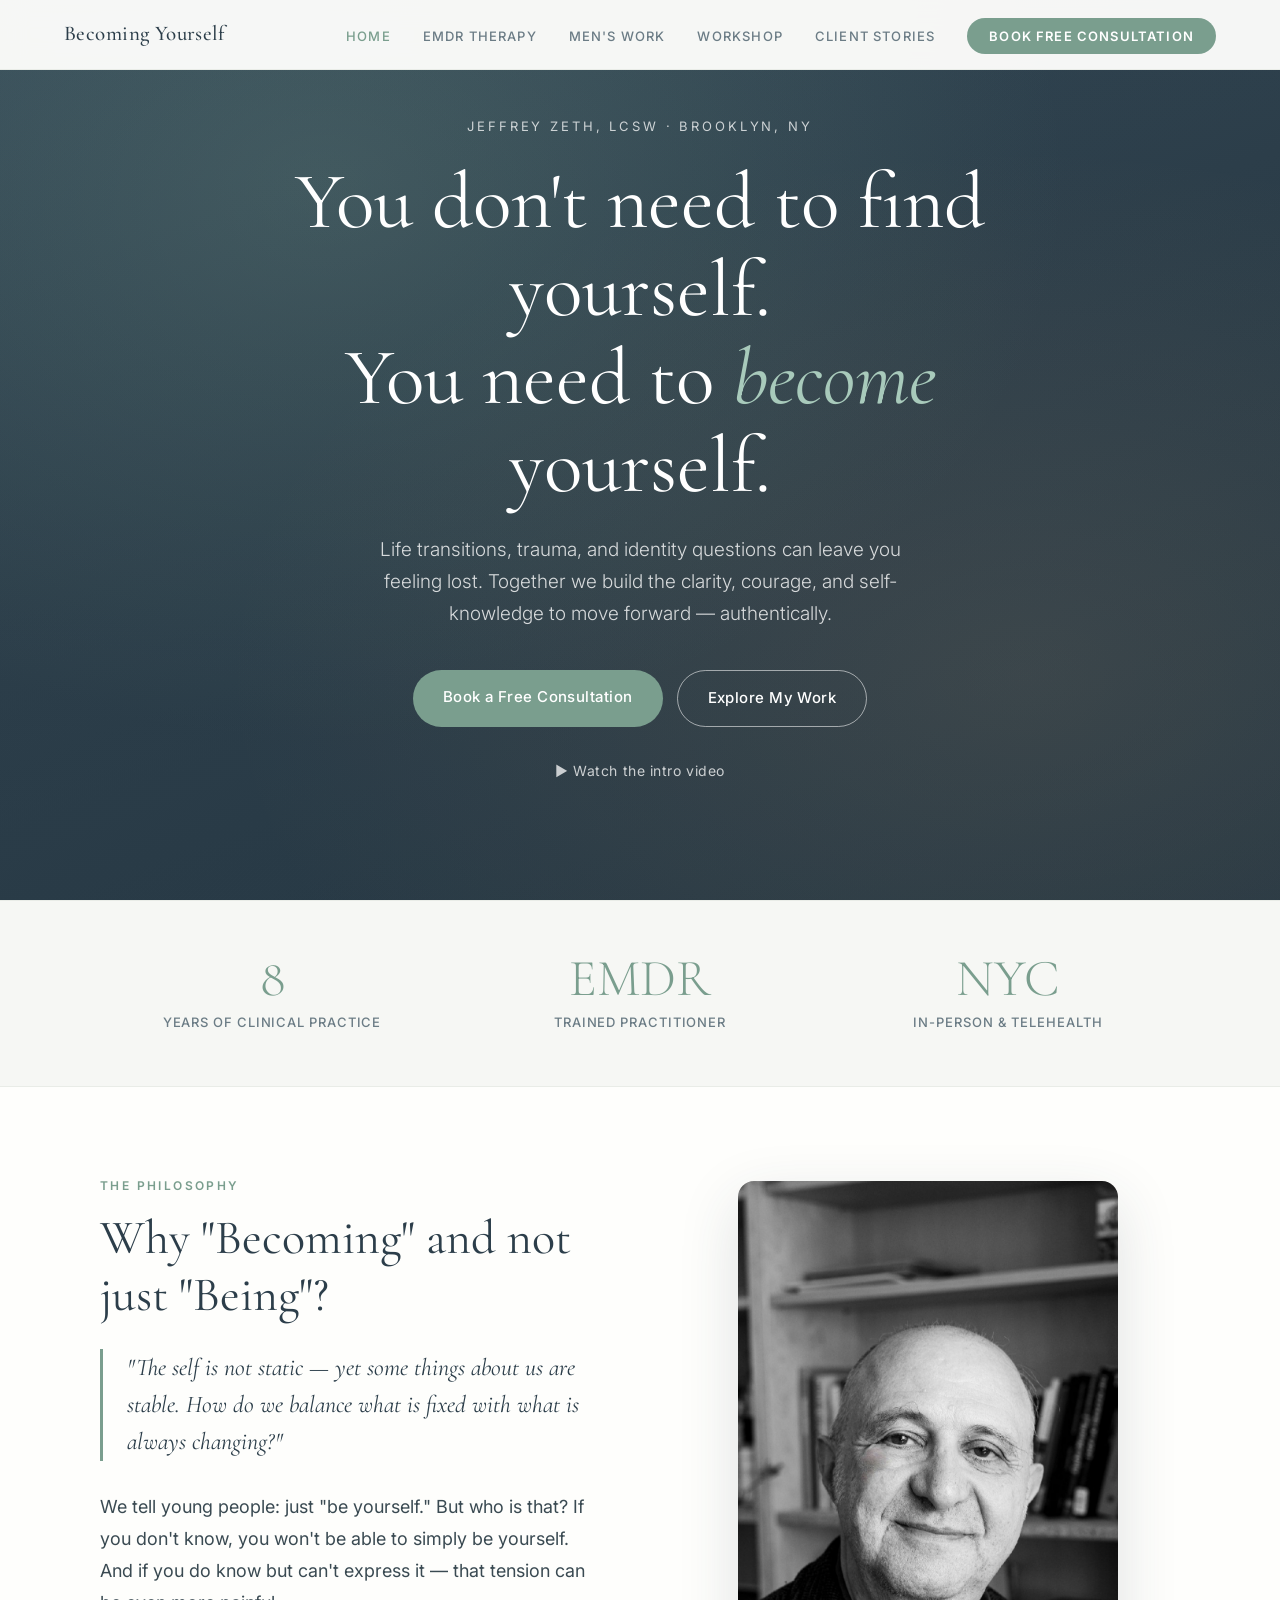
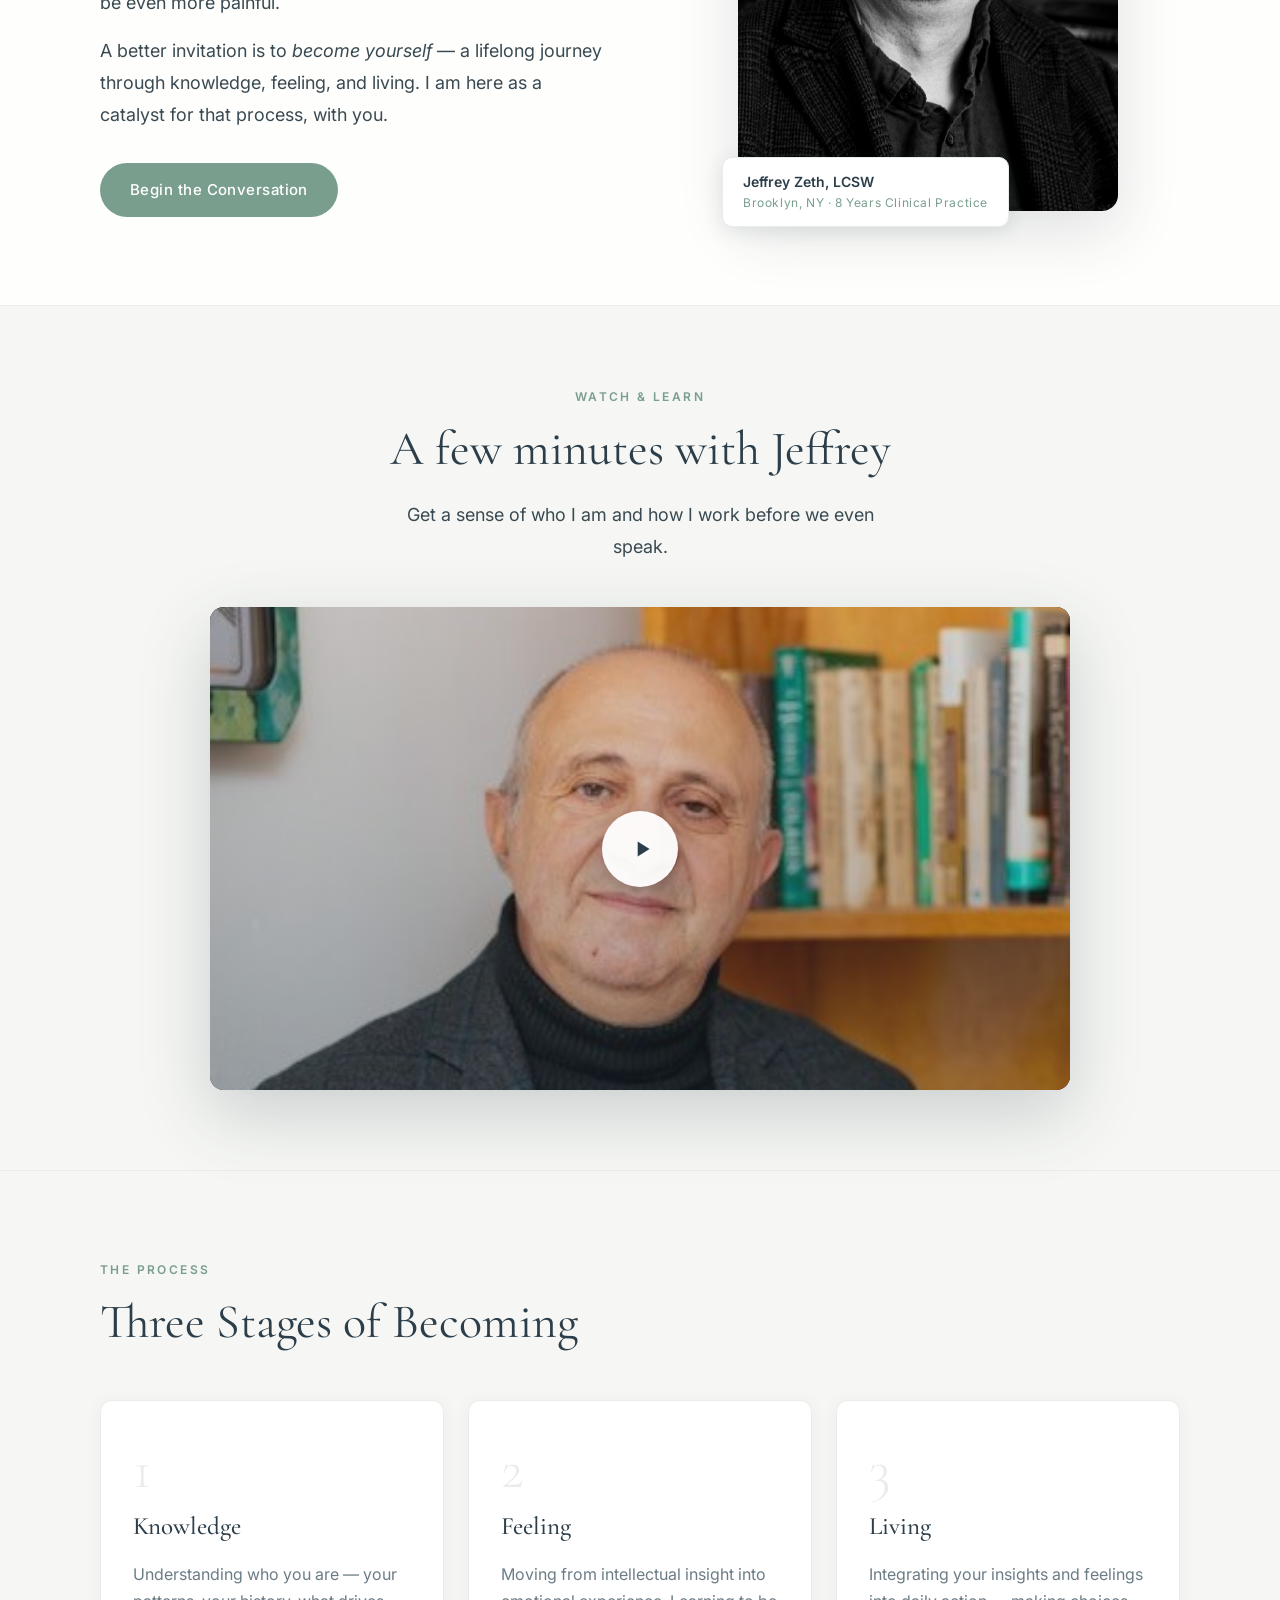
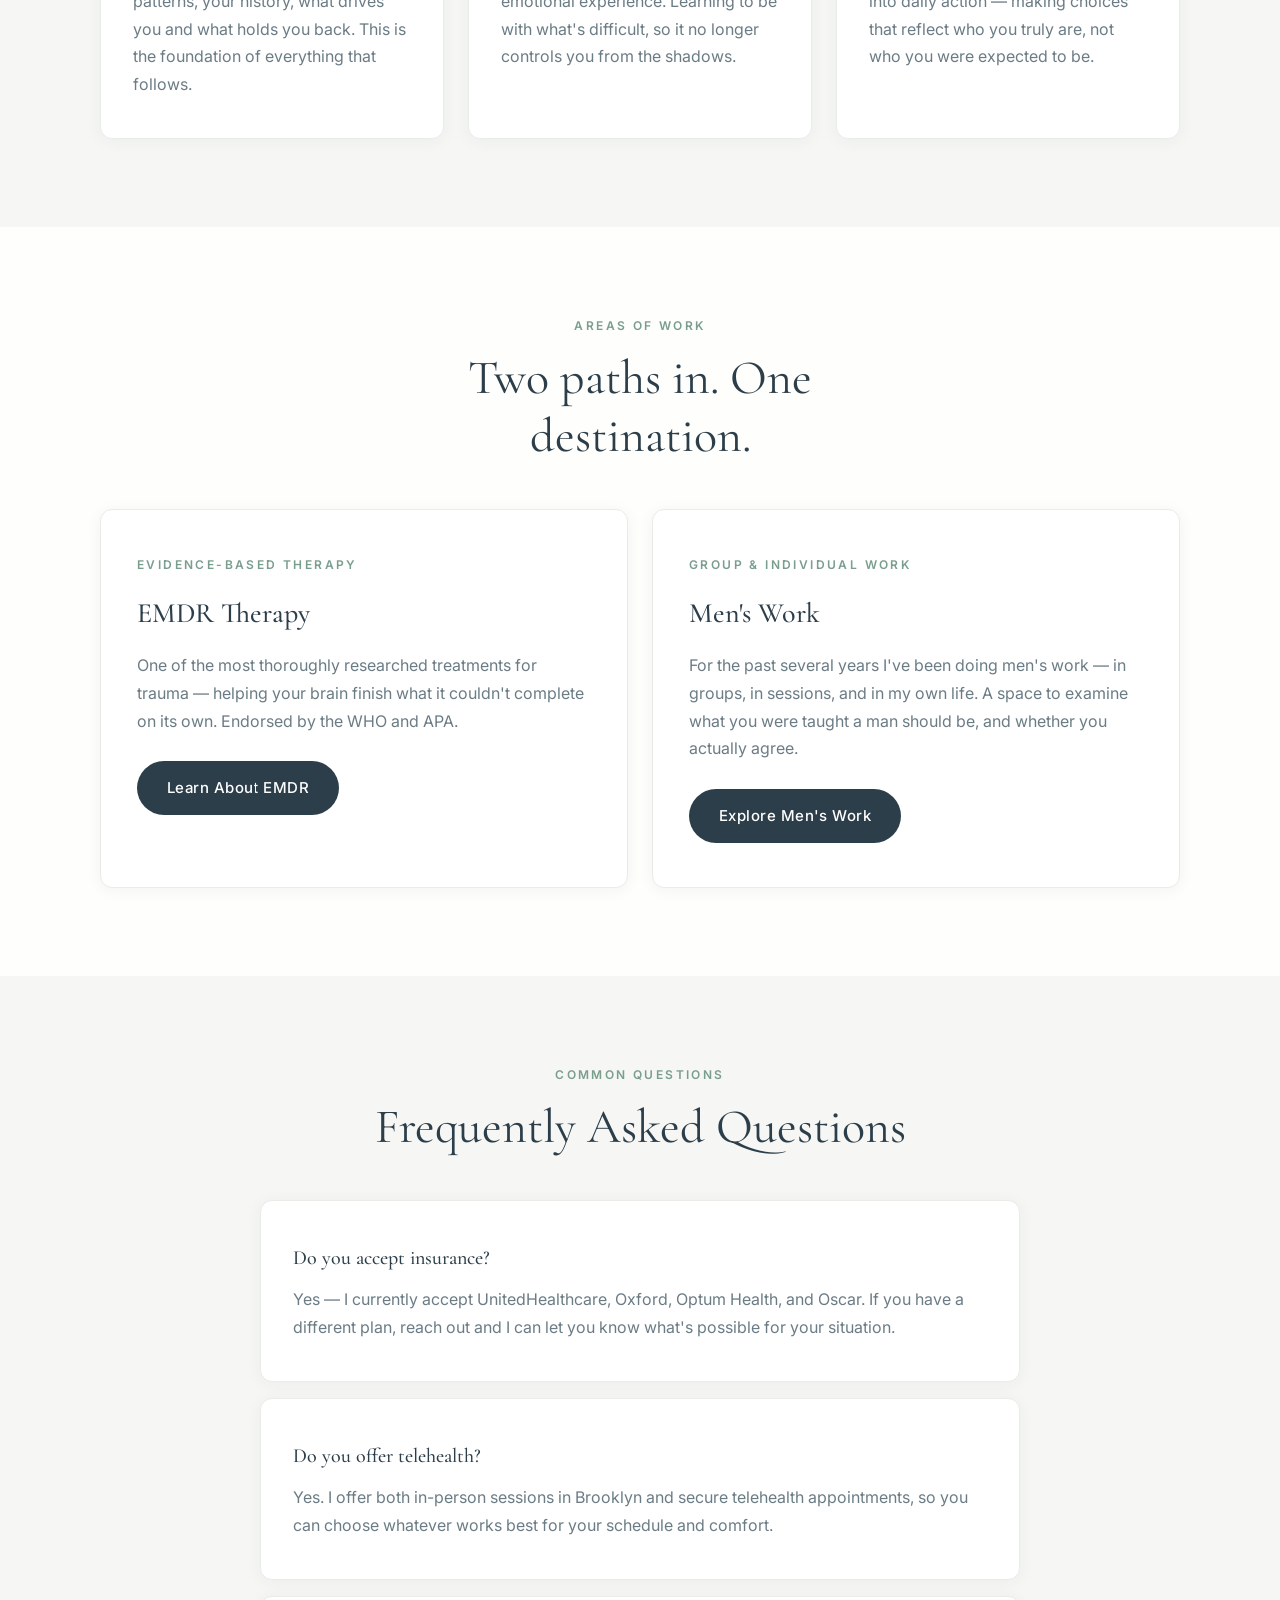
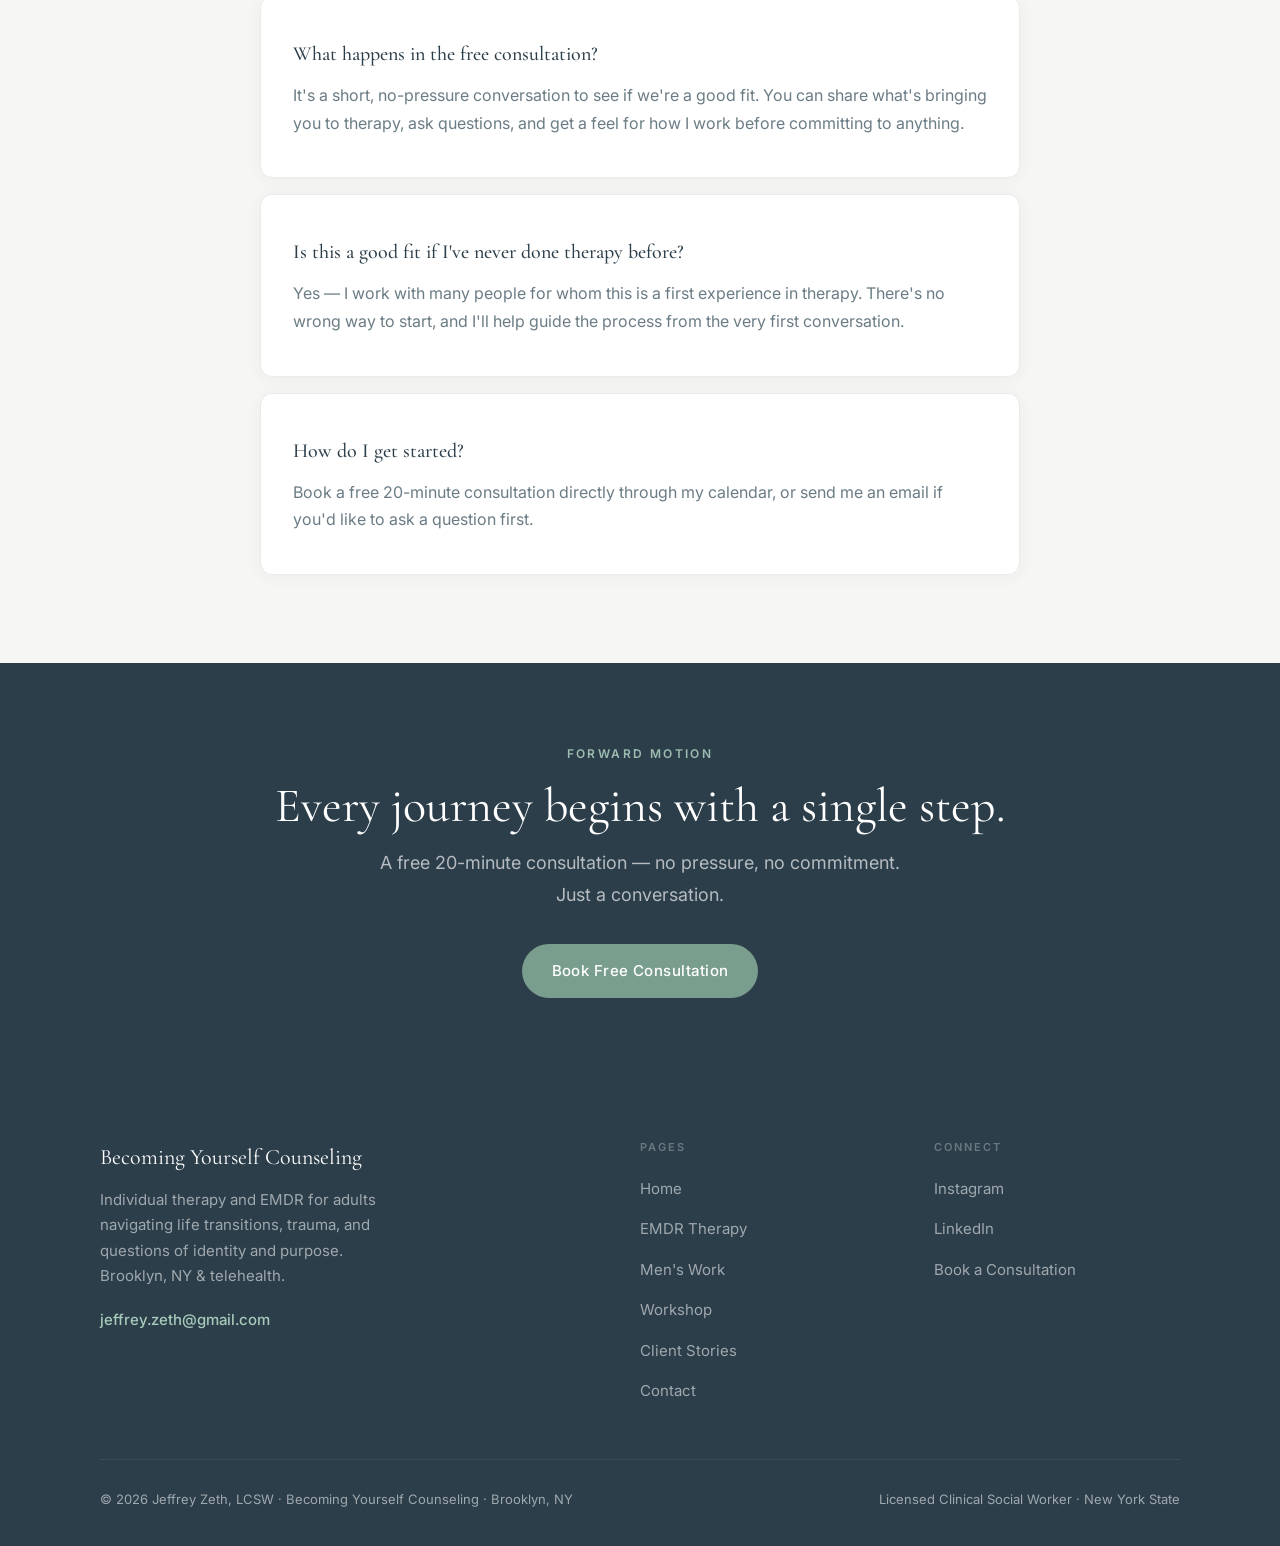
<file: index.html>
<!DOCTYPE html>
<html lang="en">
<head>
<meta charset="UTF-8">
<meta name="viewport" content="width=device-width, initial-scale=1.0">

<title>Jeffrey Zeth, LCSW — Becoming Yourself Counseling | NYC Therapist</title>
<meta name="description" content="Jeffrey Zeth is a Licensed Clinical Social Worker in New York City offering individual therapy, EMDR trauma treatment, and men's counseling. 8 years of clinical experience. In-person and telehealth.">
<meta name="keywords" content="LCSW New York City, therapist NYC, individual therapy New York, trauma therapy NYC, Jeffrey Zeth therapist, becoming yourself counseling">
<meta name="author" content="Jeffrey Zeth, LCSW">
<meta name="robots" content="index, follow">
<link rel="canonical" href="https://becomingyourself.nyc/">

<meta property="og:type" content="website">
<meta property="og:url" content="https://becomingyourself.nyc/">
<meta property="og:title" content="Jeffrey Zeth, LCSW — Becoming Yourself Counseling | NYC">
<meta property="og:description" content="Individual therapy, EMDR, and men's counseling in New York City. 8 years of clinical practice. Free 20-minute consultation.">
<meta property="og:image" content="https://becomingyourself.nyc/jeffrey-office.jpg">

<meta name="twitter:card" content="summary_large_image">
<meta name="twitter:title" content="Jeffrey Zeth, LCSW — Becoming Yourself Counseling">
<meta name="twitter:description" content="Individual therapy, EMDR, and men's counseling in New York City.">
<meta name="twitter:image" content="https://becomingyourself.nyc/jeffrey-office.jpg">

<script type="application/ld+json">
{
  "@context": "https://schema.org",
  "@type": "Person",
  "name": "Jeffrey Zeth",
  "jobTitle": "Licensed Clinical Social Worker",
  "honorificSuffix": "LCSW",
  "description": "Jeffrey Zeth, LCSW, is a Brooklyn, NY therapist with 8 years of clinical experience specializing in EMDR trauma therapy, individual psychotherapy, and men's counseling.",
  "url": "https://becomingyourself.nyc",
  "image": "https://becomingyourself.nyc/jeffrey-office.jpg",
  "email": "jeffrey.zeth@gmail.com",
  "address": {
    "@type": "PostalAddress",
    "streetAddress": "26 Court St",
    "addressLocality": "Brooklyn",
    "addressRegion": "NY",
    "postalCode": "11242",
    "addressCountry": "US"
  },
  "worksFor": {
    "@type": "MedicalBusiness",
    "name": "Becoming Yourself Counseling",
    "url": "https://becomingyourself.nyc",
    "address": {
      "@type": "PostalAddress",
      "streetAddress": "26 Court St",
      "addressLocality": "Brooklyn",
      "addressRegion": "NY",
      "postalCode": "11242",
      "addressCountry": "US"
    }
  },
  "knowsAbout": ["EMDR Therapy", "Trauma Treatment", "Men's Counseling", "Individual Psychotherapy", "Identity and Life Transitions"],
  "medicalSpecialty": ["Psychiatry and Mental Health"],
  "hasCredential": {
    "@type": "EducationalOccupationalCredential",
    "credentialCategory": "license",
    "name": "Licensed Clinical Social Worker (LCSW), New York State"
  },
  "makesOffer": [
    {"@type": "Offer", "itemOffered": {"@type": "MedicalTherapy", "name": "EMDR Therapy", "url": "https://becomingyourself.nyc/emdr.html"}},
    {"@type": "Offer", "itemOffered": {"@type": "MedicalTherapy", "name": "Individual Psychotherapy"}},
    {"@type": "Offer", "itemOffered": {"@type": "MedicalTherapy", "name": "Men's Counseling", "url": "https://becomingyourself.nyc/mens-work.html"}}
  ]
}
</script>

<script type="application/ld+json">
{
  "@context": "https://schema.org",
  "@type": "FAQPage",
  "mainEntity": [
    {
      "@type": "Question",
      "name": "Do you accept insurance?",
      "acceptedAnswer": {
        "@type": "Answer",
        "text": "Yes. Jeffrey Zeth currently accepts UnitedHealthcare, Oxford, Optum Health, and Oscar. For other plans, reach out to check what's possible."
      }
    },
    {
      "@type": "Question",
      "name": "Do you offer telehealth?",
      "acceptedAnswer": {
        "@type": "Answer",
        "text": "Yes. Jeffrey Zeth offers both in-person sessions in Brooklyn and secure telehealth appointments."
      }
    },
    {
      "@type": "Question",
      "name": "What happens in the free consultation?",
      "acceptedAnswer": {
        "@type": "Answer",
        "text": "It's a short, no-pressure conversation to see if it's a good fit. You can share what's bringing you to therapy, ask questions, and get a feel for how Jeffrey works before committing to anything."
      }
    },
    {
      "@type": "Question",
      "name": "Is this a good fit if I've never done therapy before?",
      "acceptedAnswer": {
        "@type": "Answer",
        "text": "Yes. Jeffrey works with many people for whom this is a first experience in therapy, and helps guide the process from the very first conversation."
      }
    },
    {
      "@type": "Question",
      "name": "How do I get started?",
      "acceptedAnswer": {
        "@type": "Answer",
        "text": "Book a free 20-minute consultation directly through the online calendar, or send an email to ask a question first."
      }
    }
  ]
}
</script>

<link rel="preconnect" href="https://fonts.googleapis.com">
<link href="https://fonts.googleapis.com/css2?family=Cormorant+Garamond:ital,wght@0,400;0,500;1,400&family=Inter:wght@300;400;500;600&display=swap" rel="stylesheet">
<link rel="icon" type="image/x-icon" href="favicon.ico">
<link rel="icon" type="image/png" sizes="32x32" href="favicon-32.png">
<link rel="icon" type="image/png" sizes="16x16" href="favicon-16.png">
<link rel="apple-touch-icon" sizes="180x180" href="favicon-180.png">
<link rel="icon" type="image/png" sizes="192x192" href="favicon-192.png">
<link rel="stylesheet" href="styles.css">
</head>

<body>

<nav role="navigation" aria-label="Main navigation">
  <a class="nav-logo" href="index.html" aria-label="Becoming Yourself Counseling — Home">Becoming Yourself</a>
  <ul class="nav-menu" role="menubar">
    <li role="none"><a href="index.html" role="menuitem" class="active">Home</a></li>
    <li role="none"><a href="emdr.html" role="menuitem">EMDR Therapy</a></li>
    <li role="none"><a href="mens-work.html" role="menuitem">Men's Work</a></li>
    <li role="none"><a href="workshop.html" role="menuitem">Workshop</a></li>
    <li role="none"><a href="testimonials.html" role="menuitem">Client Stories</a></li>
    <li role="none"><a href="https://jeffrey-zeth.clientsecure.me" target="_blank" rel="noopener" class="nav-book" role="menuitem">Book Free Consultation</a></li>
  </ul>
  <button class="hamburger" id="hbg" onclick="toggleMenu()" aria-label="Open menu" aria-expanded="false">
    <span></span><span></span><span></span>
  </button>
</nav>

<div class="mobile-menu" id="mob" role="navigation" aria-label="Mobile navigation">
  <a href="index.html">Home</a>
  <a href="emdr.html">EMDR Therapy</a>
  <a href="mens-work.html">Men's Work</a>
  <a href="workshop.html">Workshop</a>
  <a href="testimonials.html">Client Stories</a>
  <a href="https://jeffrey-zeth.clientsecure.me" target="_blank" rel="noopener" class="m-book">Book Free Consultation</a>
</div>

<!-- HERO -->
<div class="hero" role="banner">
  <div class="hero-photo-wrap" aria-hidden="true">
    <div class="hero-gradient"></div>
  </div>
  <div class="hero-overlay"></div>
  <div class="hero-content">
    <p class="hero-eyebrow">Jeffrey Zeth, LCSW · Brooklyn, NY</p>
    <h1 class="hero-h1">
      You don't need to find yourself.<br>
      You need to <em>become</em> yourself.
    </h1>
    <p class="hero-sub">Life transitions, trauma, and identity questions can leave you feeling lost. Together we build the clarity, courage, and self-knowledge to move forward — authentically.</p>
    <div class="hero-btns">
      <a href="https://jeffrey-zeth.clientsecure.me" target="_blank" rel="noopener" class="btn btn-sage">Book a Free Consultation</a>
      <a href="emdr.html" class="btn btn-outline-white">Explore My Work</a>
    </div>
    <a href="#video" class="hero-video-hint" onclick="document.getElementById('video').scrollIntoView({behavior:'smooth'});setTimeout(playHeroVideo,500);return false;">▶ Watch the intro video</a>
  </div>
</div>

<!-- STATS -->
<div class="stats-bar" aria-label="Practice highlights">
  <div class="stats-grid">
    <div class="reveal"><div class="stat-n">8</div><div class="stat-l">Years of Clinical Practice</div></div>
    <div class="reveal"><div class="stat-n">EMDR</div><div class="stat-l">Trained Practitioner</div></div>
    <div class="reveal"><div class="stat-n">NYC</div><div class="stat-l">In-Person &amp; Telehealth</div></div>
  </div>
</div>

<!-- PHILOSOPHY + PHOTO -->
<section class="section" style="background:var(--cream)">
  <div class="inner">
    <div class="two-col">
      <div class="reveal">
        <span class="s-label">The Philosophy</span>
        <h2 class="s-h2">Why "Becoming" and not just "Being"?</h2>
        <div class="pull-quote">"The self is not static — yet some things about us are stable. How do we balance what is fixed with what is always changing?"</div>
        <p class="s-body" style="margin-bottom:16px">We tell young people: just "be yourself." But who is that? If you don't know, you won't be able to simply be yourself. And if you do know but can't express it — that tension can be even more painful.</p>
        <p class="s-body" style="margin-bottom:32px">A better invitation is to <em>become yourself</em> — a lifelong journey through knowledge, feeling, and living. I am here as a catalyst for that process, with you.</p>
        <a href="https://jeffrey-zeth.clientsecure.me" target="_blank" rel="noopener" class="btn btn-sage">Begin the Conversation</a>
      </div>
      <div class="reveal">
        <div class="headshot-frame">
          <img src="jeffrey-hero.jpg" alt="Jeffrey Zeth, Licensed Clinical Social Worker, Brooklyn, New York" width="420" height="630">
          <div class="headshot-tag">Jeffrey Zeth, LCSW<span>Brooklyn, NY · 8 Years Clinical Practice</span></div>
        </div>
      </div>
    </div>
  </div>
</section>

<!-- VIDEO -->
<div class="video-section" id="video">
  <div class="inner">
    <div class="video-intro reveal">
      <span class="s-label" style="justify-content:center;display:block">Watch &amp; Learn</span>
      <h2 class="s-h2" style="color:var(--slate);text-align:center">A few minutes with Jeffrey</h2>
      <p class="s-body" style="text-align:center;max-width:520px;margin:0 auto">Get a sense of who I am and how I work before we even speak.</p>
    </div>
    <div class="video-player reveal" id="videoPlayer" style="margin-top:40px" onclick="playHeroVideo()">
      <img src="jeffrey-office.jpg" alt="Jeffrey Zeth, LCSW — click to watch introduction video" class="video-poster">
      <div class="video-poster-tint"></div>
      <button class="video-play-btn" aria-label="Play introduction video" type="button">
        <svg viewBox="0 0 24 24" width="26" height="26" fill="currentColor"><path d="M8 5v14l11-7z"/></svg>
      </button>
    </div>
  </div>
</div>

<!-- PROCESS -->
<section class="section" style="background:var(--warm)">
  <div class="inner">
    <div class="reveal">
      <span class="s-label">The Process</span>
      <h2 class="s-h2">Three Stages of Becoming</h2>
    </div>
    <div class="cards-3">
      <article class="card reveal">
        <div class="card-num">1</div>
        <h3 class="card-title">Knowledge</h3>
        <p class="card-body">Understanding who you are — your patterns, your history, what drives you and what holds you back. This is the foundation of everything that follows.</p>
      </article>
      <article class="card reveal">
        <div class="card-num">2</div>
        <h3 class="card-title">Feeling</h3>
        <p class="card-body">Moving from intellectual insight into emotional experience. Learning to be with what's difficult, so it no longer controls you from the shadows.</p>
      </article>
      <article class="card reveal">
        <div class="card-num">3</div>
        <h3 class="card-title">Living</h3>
        <p class="card-body">Integrating your insights and feelings into daily action — making choices that reflect who you truly are, not who you were expected to be.</p>
      </article>
    </div>
  </div>
</section>

<!-- SERVICES -->
<section class="section" style="background:var(--cream)">
  <div class="inner">
    <div class="reveal" style="text-align:center;margin-bottom:44px">
      <span class="s-label">Areas of Work</span>
      <h2 class="s-h2" style="max-width:540px;margin:0 auto">Two paths in. One destination.</h2>
    </div>
    <div class="cards-2">
      <article class="card reveal" style="padding:44px 36px">
        <span class="s-label">Evidence-Based Therapy</span>
        <h3 class="card-title" style="font-size:28px;margin-bottom:14px">EMDR Therapy</h3>
        <p class="card-body" style="margin-bottom:26px">One of the most thoroughly researched treatments for trauma — helping your brain finish what it couldn't complete on its own. Endorsed by the WHO and APA.</p>
        <a href="emdr.html" class="btn btn-dark">Learn About EMDR</a>
      </article>
      <article class="card reveal" style="padding:44px 36px">
        <span class="s-label">Group &amp; Individual Work</span>
        <h3 class="card-title" style="font-size:28px;margin-bottom:14px">Men's Work</h3>
        <p class="card-body" style="margin-bottom:26px">For the past several years I've been doing men's work — in groups, in sessions, and in my own life. A space to examine what you were taught a man should be, and whether you actually agree.</p>
        <a href="mens-work.html" class="btn btn-dark">Explore Men's Work</a>
      </article>
    </div>
  </div>
</section>

<!-- FAQ -->
<section class="section" style="background:var(--warm)">
  <div class="inner">
    <div class="reveal" style="text-align:center;margin-bottom:44px">
      <span class="s-label" style="justify-content:center;display:block">Common Questions</span>
      <h2 class="s-h2" style="max-width:560px;margin:0 auto">Frequently Asked Questions</h2>
    </div>
    <div style="max-width:760px;margin:0 auto">
      <div class="card reveal" style="margin-bottom:16px">
        <h3 class="card-title" style="font-size:20px;margin-bottom:10px">Do you accept insurance?</h3>
        <p class="card-body">Yes — I currently accept UnitedHealthcare, Oxford, Optum Health, and Oscar. If you have a different plan, reach out and I can let you know what's possible for your situation.</p>
      </div>
      <div class="card reveal" style="margin-bottom:16px">
        <h3 class="card-title" style="font-size:20px;margin-bottom:10px">Do you offer telehealth?</h3>
        <p class="card-body">Yes. I offer both in-person sessions in Brooklyn and secure telehealth appointments, so you can choose whatever works best for your schedule and comfort.</p>
      </div>
      <div class="card reveal" style="margin-bottom:16px">
        <h3 class="card-title" style="font-size:20px;margin-bottom:10px">What happens in the free consultation?</h3>
        <p class="card-body">It's a short, no-pressure conversation to see if we're a good fit. You can share what's bringing you to therapy, ask questions, and get a feel for how I work before committing to anything.</p>
      </div>
      <div class="card reveal" style="margin-bottom:16px">
        <h3 class="card-title" style="font-size:20px;margin-bottom:10px">Is this a good fit if I've never done therapy before?</h3>
        <p class="card-body">Yes — I work with many people for whom this is a first experience in therapy. There's no wrong way to start, and I'll help guide the process from the very first conversation.</p>
      </div>
      <div class="card reveal">
        <h3 class="card-title" style="font-size:20px;margin-bottom:10px">How do I get started?</h3>
        <p class="card-body">Book a free 20-minute consultation directly through my calendar, or send me an email if you'd like to ask a question first.</p>
      </div>
    </div>
  </div>
</section>

<!-- CTA -->
<div class="cta-band">
  <div class="inner reveal">
    <span class="s-label">Forward Motion</span>
    <h2 class="s-h2">Every journey begins with a single step.</h2>
    <p>A free 20-minute consultation — no pressure, no commitment. Just a conversation.</p>
    <a href="https://jeffrey-zeth.clientsecure.me" target="_blank" rel="noopener" class="btn btn-sage">Book Free Consultation</a>
  </div>
</div>


<footer role="contentinfo">
  <div class="footer-grid">
    <div>
      <div class="footer-brand">Becoming Yourself Counseling</div>
      <p class="footer-desc">Individual therapy and EMDR for adults navigating life transitions, trauma, and questions of identity and purpose. Brooklyn, NY &amp; telehealth.</p>
      <a href="mailto:jeffrey.zeth@gmail.com" class="footer-email">jeffrey.zeth@gmail.com</a>
    </div>
    <div class="footer-col">
      <h4>Pages</h4>
      <ul>
        <li><a href="index.html">Home</a></li>
        <li><a href="emdr.html">EMDR Therapy</a></li>
        <li><a href="mens-work.html">Men's Work</a></li>
        <li><a href="workshop.html">Workshop</a></li>
        <li><a href="testimonials.html">Client Stories</a></li>
        <li><a href="https://jeffrey-zeth.clientsecure.me" target="_blank" rel="noopener">Contact</a></li>
      </ul>
    </div>
    <div class="footer-col">
      <h4>Connect</h4>
      <ul>
        <li><a href="https://www.instagram.com/jeffreyz_therapy" target="_blank" rel="noopener">Instagram</a></li>
        <li><a href="https://www.linkedin.com/in/jeffrey-zeth-a5503a2b" target="_blank" rel="noopener">LinkedIn</a></li>
        <li><a href="https://jeffrey-zeth.clientsecure.me" target="_blank" rel="noopener">Book a Consultation</a></li>
      </ul>
    </div>
  </div>
  <div class="footer-bottom">
    <span>© 2026 Jeffrey Zeth, LCSW · Becoming Yourself Counseling · Brooklyn, NY</span>
    <span>Licensed Clinical Social Worker · New York State</span>
  </div>
</footer>

<script src="site.js"></script>
</body>
</html>
</file>
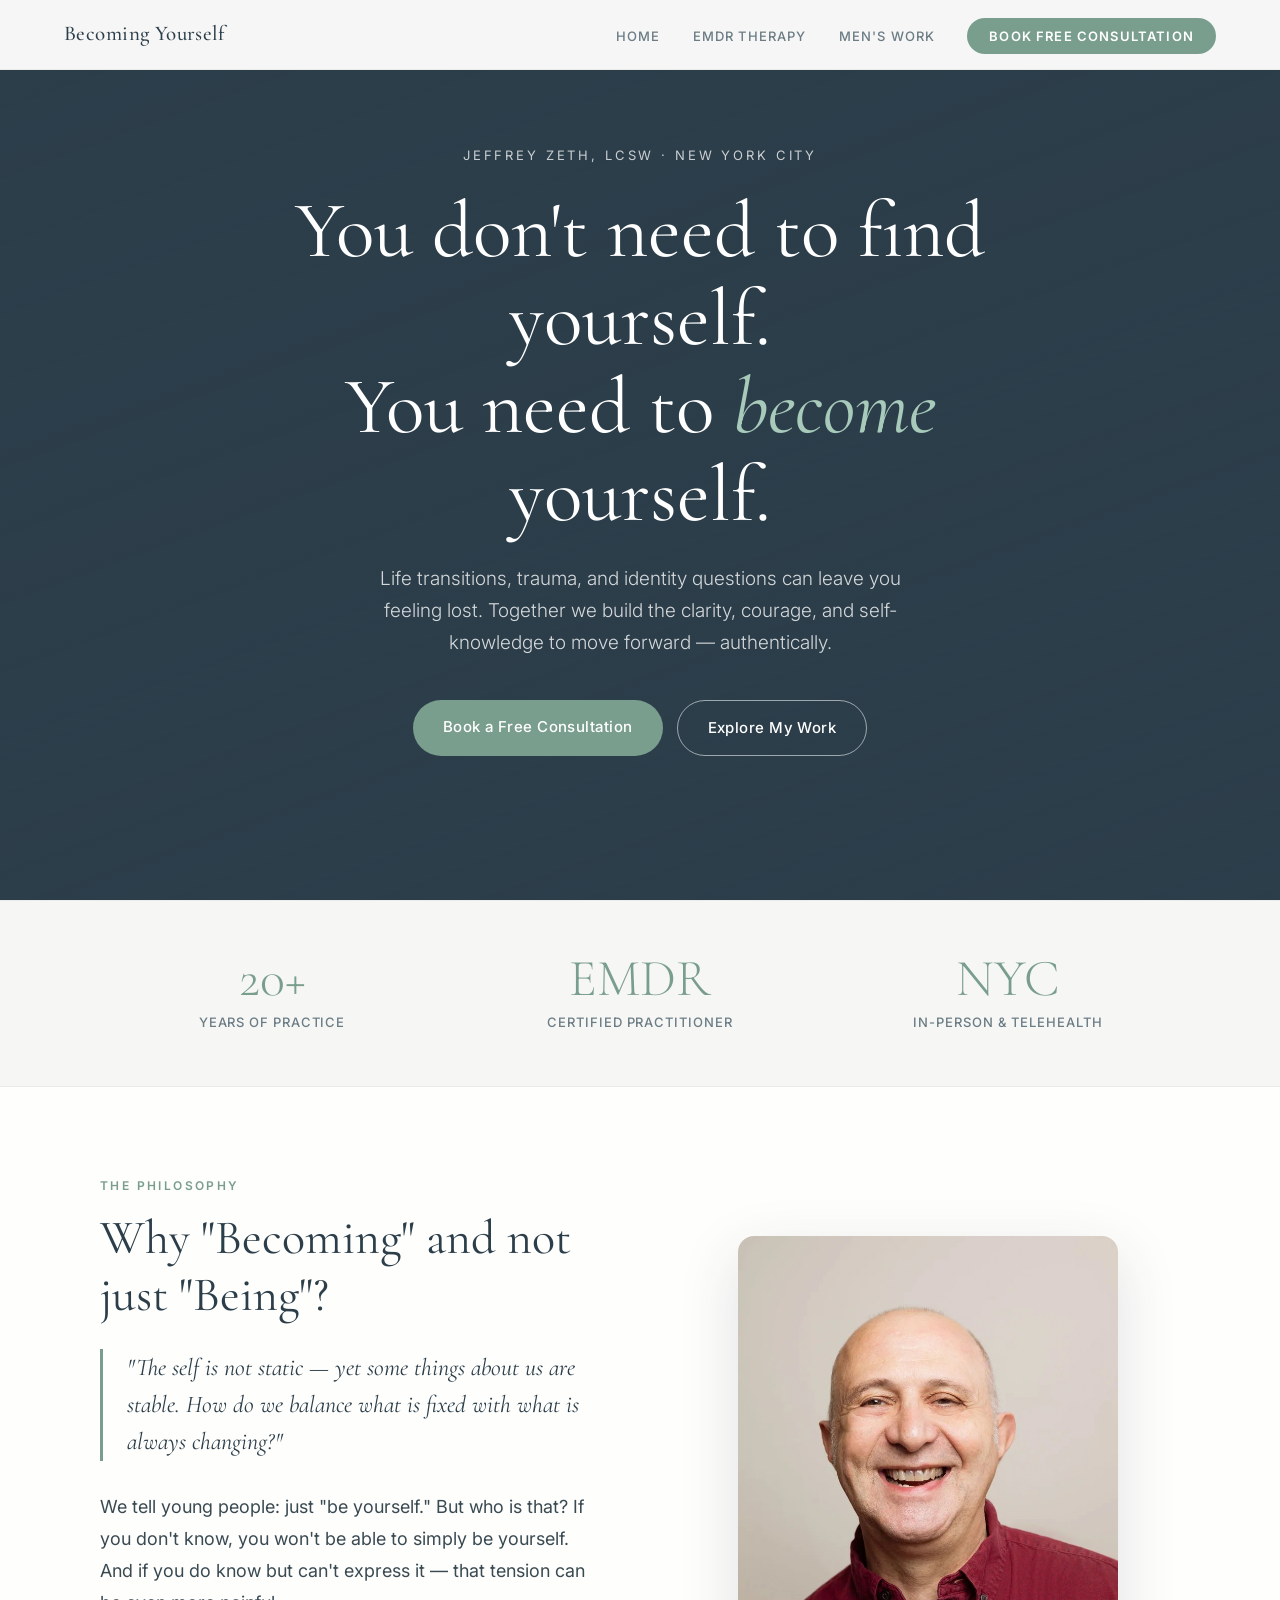
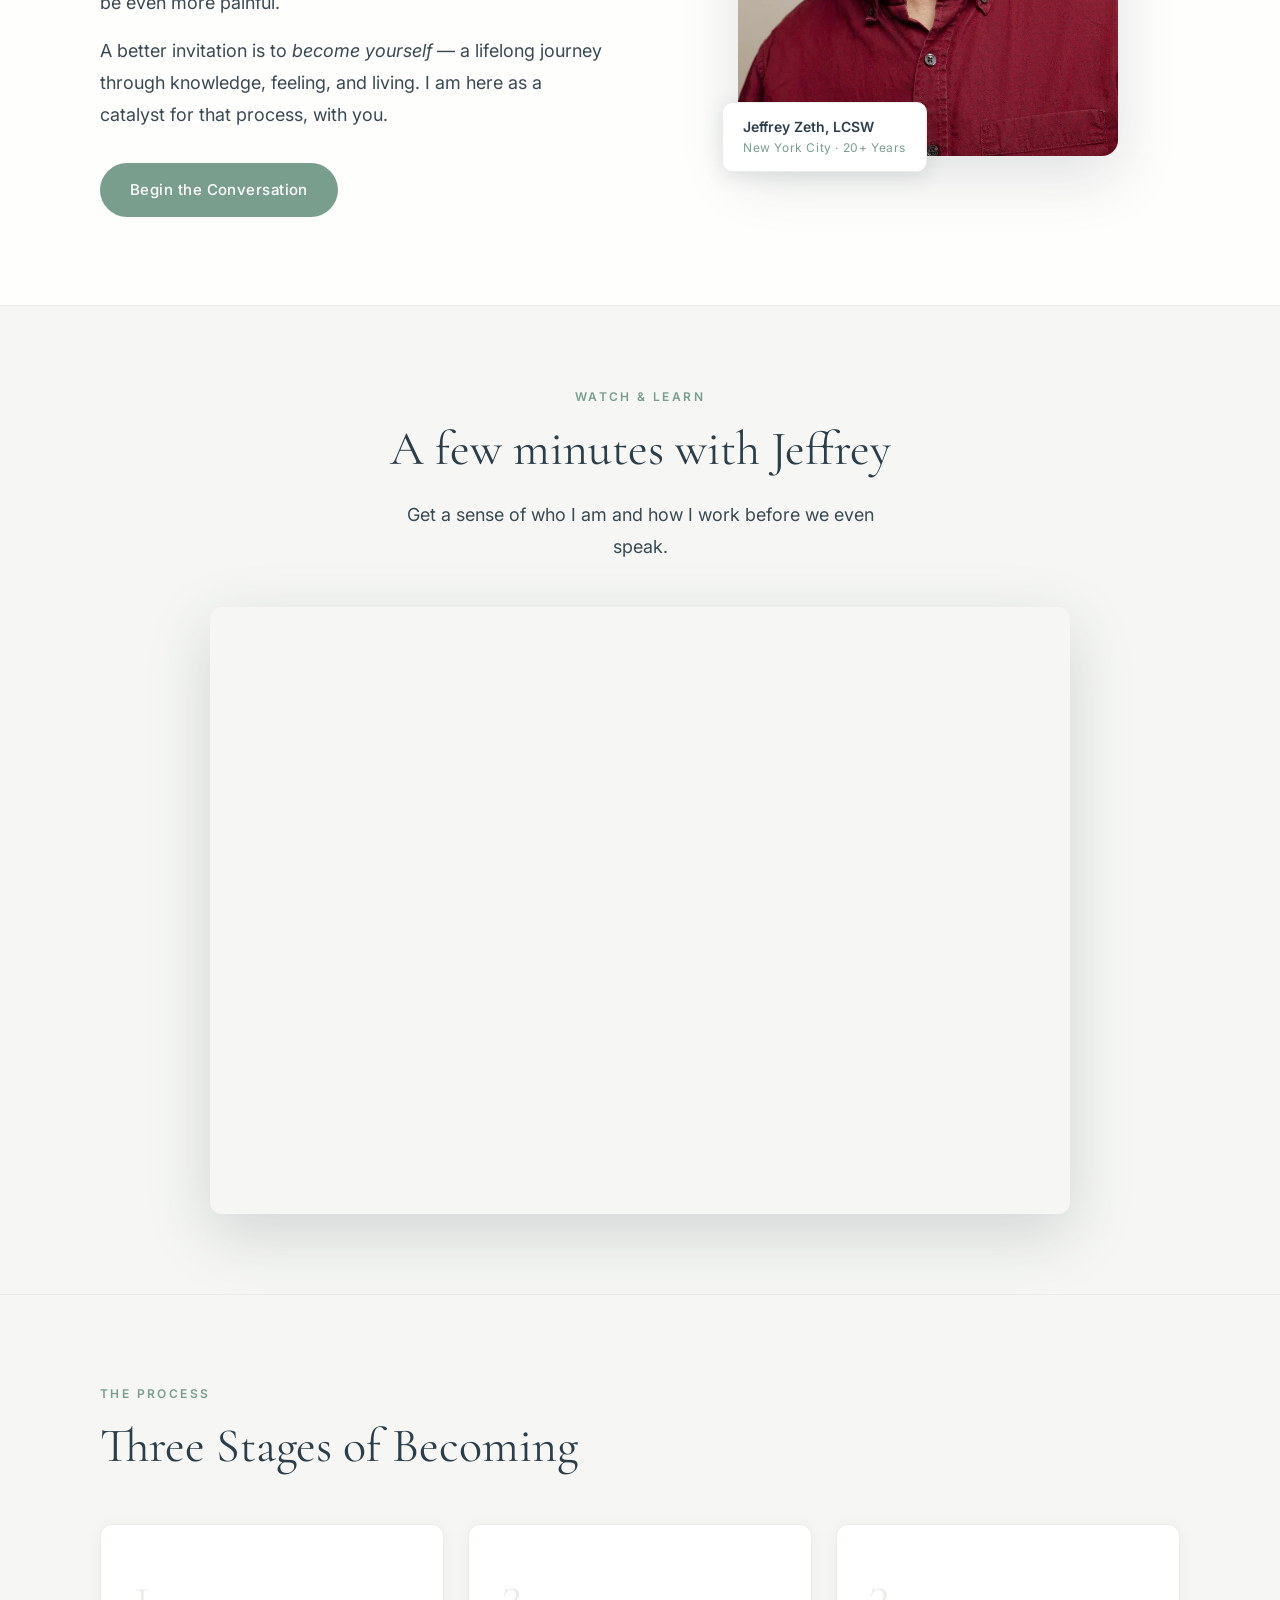
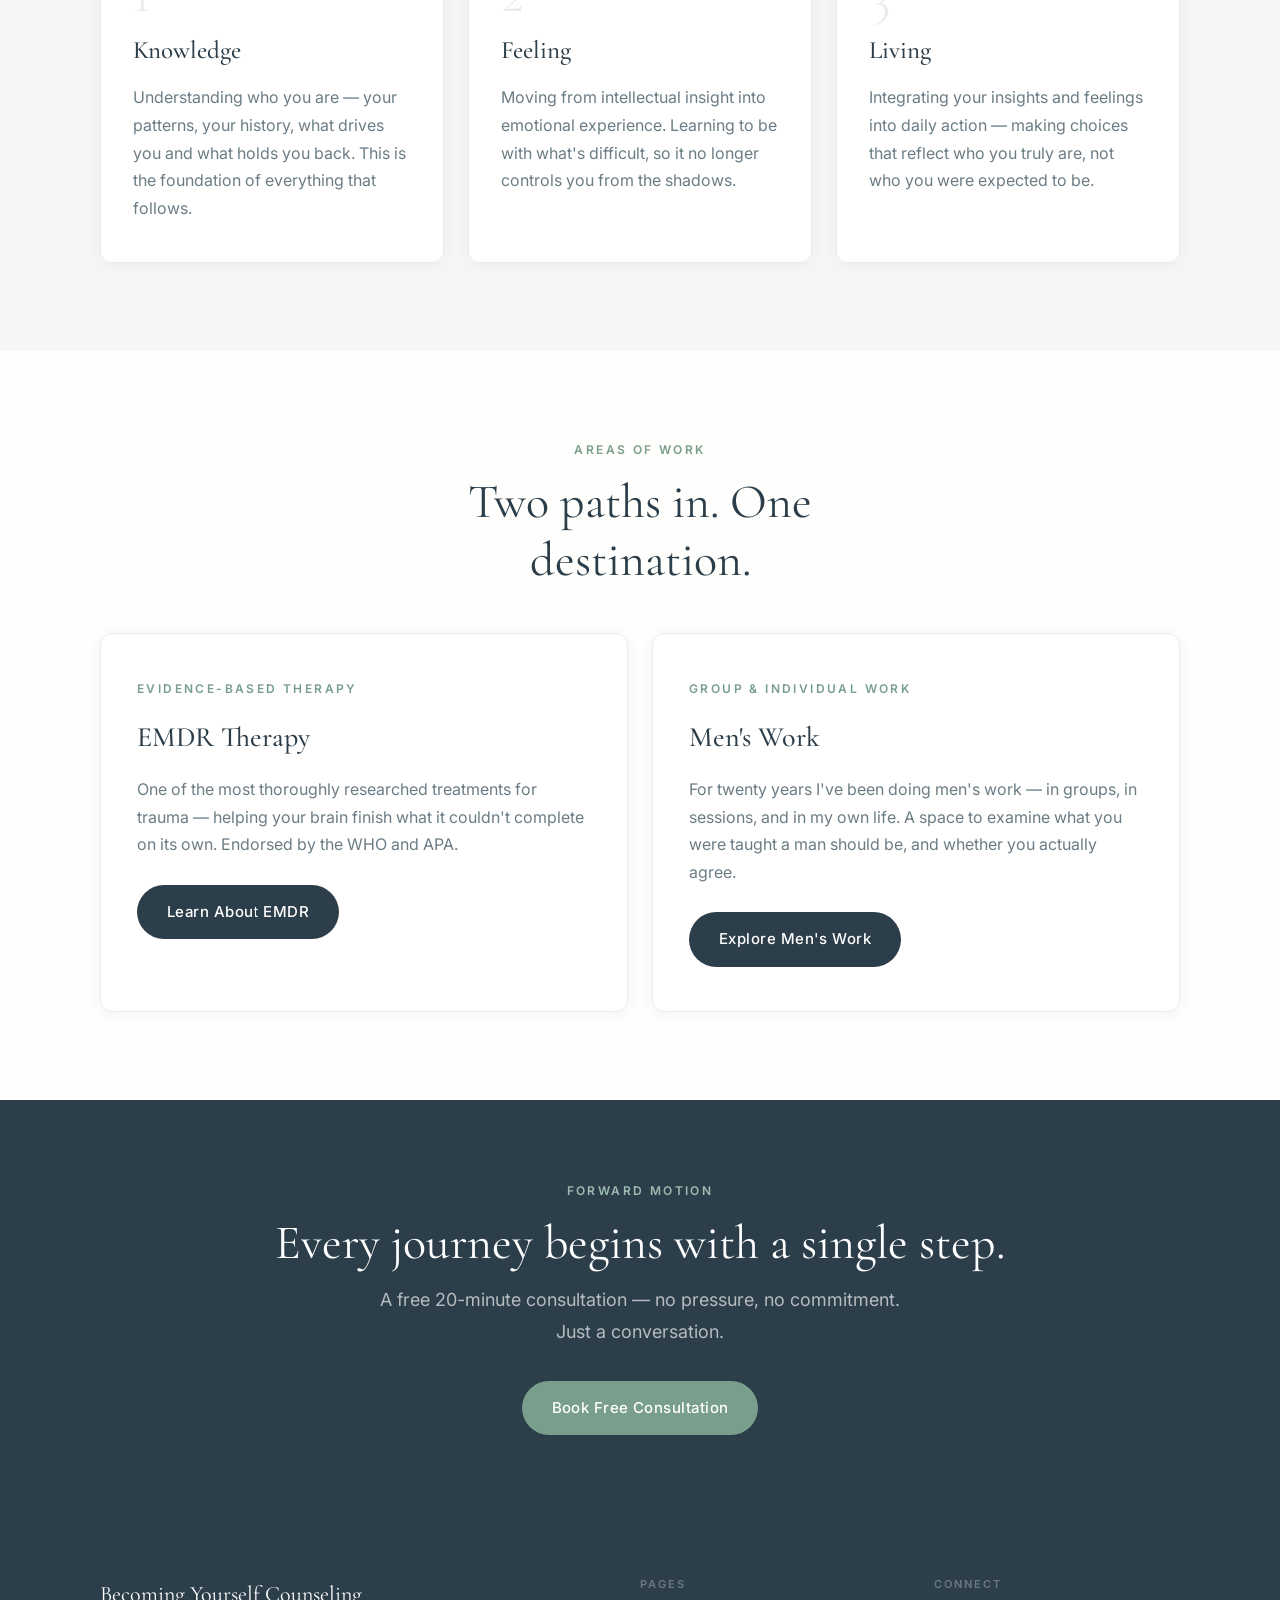
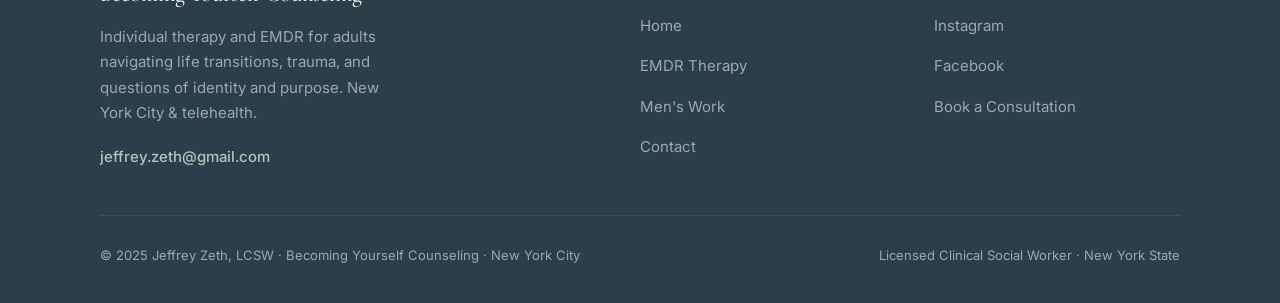
<file: Index.html>
<!DOCTYPE html>
<html lang="en">
<head>
<meta charset="UTF-8">
<meta name="viewport" content="width=device-width, initial-scale=1.0">

<!-- ══ SEO META ══════════════════════════════════════ -->
<title>Jeffrey Zeth, LCSW — Becoming Yourself Counseling | NYC Therapist & EMDR</title>
<meta name="description" content="Jeffrey Zeth is a Licensed Clinical Social Worker in New York City offering individual therapy, EMDR trauma treatment, and men's counseling. 20+ years of experience. In-person and telehealth.">
<meta name="keywords" content="LCSW New York City, EMDR therapy NYC, men's counseling NYC, trauma therapy New York, individual therapy Brooklyn, Jeffrey Zeth therapist, becoming yourself counseling">
<meta name="author" content="Jeffrey Zeth, LCSW">
<meta name="robots" content="index, follow">
<link rel="canonical" href="https://becomingyourself.nyc/">

<!-- Open Graph (Facebook / LinkedIn previews) -->
<meta property="og:type" content="website">
<meta property="og:url" content="https://becomingyourself.nyc/">
<meta property="og:title" content="Jeffrey Zeth, LCSW — Becoming Yourself Counseling | NYC">
<meta property="og:description" content="Individual therapy, EMDR, and men's counseling in New York City. 20+ years of practice. Free 20-minute consultation.">
<meta property="og:image" content="https://becomingyourself.nyc/jeffrey-zeth-headshot.png">

<!-- Twitter Card -->
<meta name="twitter:card" content="summary_large_image">
<meta name="twitter:title" content="Jeffrey Zeth, LCSW — Becoming Yourself Counseling">
<meta name="twitter:description" content="Individual therapy, EMDR, and men's counseling in New York City.">
<meta name="twitter:image" content="https://becomingyourself.nyc/jeffrey-zeth-headshot.png">

<!-- Schema.org structured data -->
<script type="application/ld+json">
{
  "@context": "https://schema.org",
  "@type": "MedicalBusiness",
  "name": "Becoming Yourself Counseling",
  "description": "Individual therapy, EMDR trauma treatment, and men's counseling in New York City.",
  "url": "https://becomingyourself.nyc",
  "image": "https://becomingyourself.nyc/jeffrey-zeth-headshot.png",
  "telephone": "",
  "email": "jeffrey.zeth@gmail.com",
  "address": {
    "@type": "PostalAddress",
    "addressLocality": "New York",
    "addressRegion": "NY",
    "addressCountry": "US"
  },
  "employee": {
    "@type": "Person",
    "name": "Jeffrey Zeth",
    "jobTitle": "Licensed Clinical Social Worker",
    "description": "LCSW with 20+ years of practice specializing in EMDR, trauma, men's work, and identity."
  },
  "medicalSpecialty": ["Psychiatry and Mental Health"],
  "availableService": [
    {"@type": "MedicalTherapy", "name": "EMDR Therapy"},
    {"@type": "MedicalTherapy", "name": "Individual Psychotherapy"},
    {"@type": "MedicalTherapy", "name": "Men's Counseling"}
  ]
}
</script>

<link rel="preconnect" href="https://fonts.googleapis.com">
<link href="https://fonts.googleapis.com/css2?family=Cormorant+Garamond:ital,wght@0,300;0,400;0,500;0,600;1,300;1,400;1,500&family=Inter:wght@300;400;500;600&display=swap" rel="stylesheet">

<style>
*,*::before,*::after{box-sizing:border-box;margin:0;padding:0}
html,body{overflow-x:hidden;max-width:100%;scroll-behavior:smooth}

:root{
  /* Clean, calm white-based palette */
  --slate:    #2C3E4A;      /* dark, only for nav/footer/accents */
  --ink:      #3A4A52;      /* body text */
  --stone:    #6B7C85;      /* secondary text */
  --cream:    #FEFEFC;      /* main background — soft, easy white */
  --warm:     #F6F7F4;      /* alternate section background — barely-tinted white */
  --mist:     #E9ECE7;      /* card backgrounds / borders */
  --sage:     #7A9E8E;      /* primary accent — calming green */
  --sage-lt:  #EEF4F1;      /* sage tint for highlights */
  --gold:     #B8936A;      /* warm terracotta-gold CTA */
  --gold-lt:  #F5EDE3;      /* gold tint */
}

body{font-family:'Inter',sans-serif;font-size:18px;line-height:1.75;color:var(--ink);background:var(--cream)}

/* ══ NAV ════════════════════════════════════════════ */
nav{
  position:fixed;top:0;left:0;right:0;z-index:999;
  background:rgba(254,254,252,0.96);backdrop-filter:blur(12px);
  border-bottom:1px solid var(--mist);
  height:70px;padding:0 5%;
  display:flex;align-items:center;justify-content:space-between;
}
.nav-logo{
  font-family:'Cormorant Garamond',serif;font-size:21px;font-weight:500;
  color:var(--slate);text-decoration:none;letter-spacing:0.02em;white-space:nowrap;
}
.nav-menu{display:flex;align-items:center;gap:32px;list-style:none}
.nav-menu a{
  font-size:13px;font-weight:500;letter-spacing:0.09em;text-transform:uppercase;
  color:var(--stone);text-decoration:none;transition:color 0.2s;white-space:nowrap;
}
.nav-menu a:hover{color:var(--sage)}
.nav-book{
  background:var(--sage)!important;color:#fff!important;
  padding:10px 22px;border-radius:30px;font-weight:600!important;
  transition:background 0.2s!important;
}
.nav-book:hover{background:#5f8a79!important}

/* Hamburger */
.hamburger{
  display:none;flex-direction:column;gap:5px;cursor:pointer;
  background:none;border:none;padding:8px;
}
.hamburger span{display:block;width:24px;height:2px;background:var(--slate);border-radius:2px;transition:all 0.3s}
.hamburger.open span:nth-child(1){transform:translateY(7px) rotate(45deg)}
.hamburger.open span:nth-child(2){opacity:0}
.hamburger.open span:nth-child(3){transform:translateY(-7px) rotate(-45deg)}

.mobile-menu{
  display:none;position:fixed;top:70px;left:0;right:0;
  background:rgba(254,254,252,0.98);border-bottom:1px solid var(--mist);
  padding:20px 6% 28px;z-index:998;flex-direction:column;
}
.mobile-menu.open{display:flex}
.mobile-menu a{
  font-size:16px;letter-spacing:0.06em;text-transform:uppercase;font-weight:500;
  color:var(--ink);text-decoration:none;
  padding:15px 0;border-bottom:1px solid var(--mist);display:block;transition:color 0.2s;
}
.mobile-menu a:last-child{border-bottom:none}
.mobile-menu a:hover{color:var(--sage)}
.mobile-menu .m-book{
  margin-top:18px;background:var(--sage);color:#fff!important;
  text-align:center;padding:15px;border-radius:30px;font-weight:600;border:none;
}

/* ══ PAGES ══════════════════════════════════════════ */
.page{display:none}
.page.active{display:block}

/* ══ HERO ═══════════════════════════════════════════ */
.hero{
  position:relative;height:100vh;min-height:580px;
  display:flex;align-items:center;justify-content:center;
  background:var(--slate);overflow:hidden;
}
/* Responsive video covering */
.hero-video-wrap{position:absolute;inset:0;z-index:0;overflow:hidden}
.hero-video-wrap iframe{
  position:absolute;
  top:50%;left:50%;
  /* 16:9 cover trick */
  width:100vw;
  height:56.25vw; /* 100/16*9 */
  min-height:100%;
  min-width:177.78vh; /* 100/9*16 */
  transform:translate(-50%,-50%);
  border:none;pointer-events:none;
}
.hero-overlay{
  position:absolute;inset:0;z-index:1;
  background:linear-gradient(160deg,rgba(44,62,74,0.72) 0%,rgba(44,62,74,0.55) 55%,rgba(44,62,74,0.80) 100%);
}
.hero-content{
  position:relative;z-index:2;text-align:center;
  padding:0 24px;max-width:840px;width:100%;
}
.hero-eyebrow{
  font-size:13px;letter-spacing:0.22em;text-transform:uppercase;
  color:rgba(255,255,255,0.75);margin-bottom:20px;font-weight:400;
}
.hero-h1{
  font-family:'Cormorant Garamond',serif;
  font-size:clamp(40px,7vw,80px);font-weight:400;line-height:1.1;
  color:#fff;margin-bottom:24px;
}
.hero-h1 em{font-style:italic;color:#A8CABB} /* soft sage on dark */
.hero-sub{
  font-size:19px;font-weight:300;color:rgba(255,255,255,0.8);
  line-height:1.7;max-width:560px;margin:0 auto 40px;
}
.hero-btns{display:flex;gap:14px;justify-content:center;flex-wrap:wrap}

/* ══ BUTTONS ════════════════════════════════════════ */
.btn{
  display:inline-block;padding:14px 30px;font-size:15px;font-weight:500;
  letter-spacing:0.03em;text-decoration:none;border-radius:30px;
  transition:all 0.22s;cursor:pointer;border:none;font-family:'Inter',sans-serif;
}
.btn-sage{background:var(--sage);color:#fff}
.btn-sage:hover{background:#5f8a79}
.btn-outline-white{background:transparent;color:#fff;border:1.5px solid rgba(255,255,255,0.55)}
.btn-outline-white:hover{border-color:#fff;background:rgba(255,255,255,0.12)}
.btn-dark{background:var(--slate);color:#fff}
.btn-dark:hover{background:#3d5463}
.btn-gold{background:var(--gold);color:#fff}
.btn-gold:hover{background:#a07a55}
.btn-outline-sage{background:transparent;color:var(--sage);border:1.5px solid var(--sage)}
.btn-outline-sage:hover{background:var(--sage);color:#fff}

/* ══ SECTIONS ═══════════════════════════════════════ */
.section{padding:88px 5%}
.inner{max-width:1080px;margin:0 auto;width:100%}
.s-label{font-size:12px;letter-spacing:0.2em;text-transform:uppercase;color:var(--sage);font-weight:600;margin-bottom:14px;display:block}
.s-h2{
  font-family:'Cormorant Garamond',serif;
  font-size:clamp(30px,4vw,48px);font-weight:400;line-height:1.2;
  color:var(--slate);margin-bottom:20px;
}
.s-body{font-size:18px;line-height:1.78;color:var(--ink)}

/* ══ STATS ══════════════════════════════════════════ */
.stats-bar{background:var(--warm);border-top:1px solid var(--mist);border-bottom:1px solid var(--mist);padding:52px 5%}
.stats-grid{max-width:1080px;margin:0 auto;display:grid;grid-template-columns:repeat(3,1fr);gap:24px;text-align:center}
.stat-n{font-family:'Cormorant Garamond',serif;font-size:52px;font-weight:300;color:var(--sage);line-height:1;margin-bottom:6px}
.stat-l{font-size:13px;letter-spacing:0.07em;color:var(--stone);text-transform:uppercase;font-weight:500}

/* ══ GRIDS ══════════════════════════════════════════ */
.two-col{display:grid;grid-template-columns:1fr 1fr;gap:72px;align-items:center}
.two-col-top{align-items:start}
.cards-3{display:grid;grid-template-columns:repeat(3,1fr);gap:24px;margin-top:48px}
.cards-2{display:grid;grid-template-columns:1fr 1fr;gap:24px}
.cards-4{display:grid;grid-template-columns:repeat(2,1fr);gap:20px;margin-top:44px}
.cards-6{display:grid;grid-template-columns:repeat(3,1fr);gap:20px;margin-top:44px}

/* ══ CARDS ══════════════════════════════════════════ */
.card{
  background:#fff;padding:40px 32px;border-radius:12px;
  border:1px solid var(--mist);
  box-shadow:0 2px 16px rgba(44,62,74,0.05);
  transition:box-shadow 0.2s;
}
.card:hover{box-shadow:0 6px 32px rgba(44,62,74,0.1)}
.card-num{font-family:'Cormorant Garamond',serif;font-size:56px;font-weight:300;color:var(--mist);line-height:1;margin-bottom:8px}
.card-title{font-family:'Cormorant Garamond',serif;font-size:25px;font-weight:500;color:var(--slate);margin-bottom:12px}
.card-body{font-size:16px;line-height:1.72;color:var(--stone)}

/* ══ PULL QUOTE ═════════════════════════════════════ */
.pull-quote{
  font-family:'Cormorant Garamond',serif;font-size:24px;font-weight:400;
  font-style:italic;line-height:1.55;color:var(--slate);
  border-left:3px solid var(--sage);padding-left:24px;
  margin:24px 0 30px;
}

/* ══ HEADSHOT ═══════════════════════════════════════ */
.headshot-frame{position:relative;display:block;max-width:380px;margin:0 auto}
.headshot-frame img{
  width:100%;
  aspect-ratio:2/3;
  object-fit:cover;
  object-position:center 18%;
  border-radius:16px;display:block;
  box-shadow:0 20px 60px rgba(44,62,74,0.15);
}
.headshot-tag{
  position:absolute;bottom:-16px;left:-16px;
  background:#fff;color:var(--slate);
  padding:14px 20px;border-radius:10px;
  font-size:14px;font-weight:600;line-height:1.45;
  box-shadow:0 4px 20px rgba(44,62,74,0.12);
  border:1px solid var(--mist);
}
.headshot-tag span{display:block;font-size:12px;font-weight:400;color:var(--sage);letter-spacing:0.05em;margin-top:2px}

/* ══ VIDEO SECTION ══════════════════════════════════ */
.video-section{background:var(--warm);border-top:1px solid var(--mist);border-bottom:1px solid var(--mist);padding:80px 5%}
.video-intro{text-align:center;margin-bottom:44px}
/* 16:9 responsive container */
.video-wrap{
  max-width:860px;margin:0 auto;
  position:relative;width:100%;
  padding-top:56.25%; /* 9/16 = 56.25% */
  border-radius:12px;overflow:hidden;
  box-shadow:0 20px 64px rgba(44,62,74,0.18);
}
.video-wrap iframe{
  position:absolute;top:0;left:0;
  width:100%;height:100%;
  border:none;
}

/* ══ PAGE HEROES ════════════════════════════════════ */
.page-hero{padding:128px 5% 72px;text-align:center;background:var(--cream)}
.page-hero-sage{background:var(--warm);border-bottom:1px solid var(--mist)}
.page-hero-sage .s-h2{color:var(--slate)}
.page-hero-sage p{color:var(--stone);font-size:19px;max-width:560px;margin:0 auto 28px}

/* ══ BADGE PILLS ════════════════════════════════════ */
.badges{display:flex;gap:10px;flex-wrap:wrap;margin-top:24px}
.badge{background:var(--sage-lt);border:1px solid #cce0d6;padding:8px 16px;border-radius:30px;font-size:13px;font-weight:500;color:var(--sage)}

/* ══ CTA BAND ═══════════════════════════════════════ */
.cta-band{background:var(--slate);text-align:center;padding:80px 5%}
.cta-band .s-h2{color:#fff;margin-bottom:12px}
.cta-band .s-label{color:rgba(168,202,187,0.9)}
.cta-band p{font-size:18px;color:rgba(255,255,255,0.65);margin-bottom:34px;max-width:540px;margin-left:auto;margin-right:auto}
.cta-btns{display:flex;gap:14px;justify-content:center;flex-wrap:wrap}

/* ══ BUBER ══════════════════════════════════════════ */
.buber{background:var(--warm);text-align:center;padding:72px 5%;border-top:1px solid var(--mist);border-bottom:1px solid var(--mist)}
.buber blockquote{
  font-family:'Cormorant Garamond',serif;
  font-size:clamp(24px,3.2vw,38px);font-weight:300;font-style:italic;
  color:var(--slate);max-width:600px;margin:0 auto 16px;line-height:1.45;
}
.buber cite{font-size:13px;letter-spacing:0.12em;color:var(--sage);text-transform:uppercase;font-style:normal;font-weight:600}
.buber p{font-size:17px;color:var(--stone);max-width:480px;margin:16px auto 0;line-height:1.72}

/* ══ THEME ICONS ════════════════════════════════════ */
.theme-icon{
  width:44px;height:44px;border-radius:50%;
  background:var(--sage-lt);border:1px solid #cce0d6;
  display:flex;align-items:center;justify-content:center;
  font-size:20px;margin-bottom:16px;
}

/* ══ CONTACT ════════════════════════════════════════ */
.form-grid{display:grid;grid-template-columns:1fr 1fr;gap:72px;align-items:start;margin-top:44px}
.form-group{margin-bottom:20px}
label{display:block;font-size:12px;letter-spacing:0.1em;text-transform:uppercase;color:var(--stone);margin-bottom:7px;font-weight:600}
input,textarea,select{
  width:100%;padding:13px 16px;background:#fff;
  border:1.5px solid var(--mist);border-radius:8px;
  font-family:'Inter',sans-serif;font-size:17px;color:var(--ink);
  transition:border-color 0.2s;outline:none;
}
input:focus,textarea:focus,select:focus{border-color:var(--sage);box-shadow:0 0 0 3px var(--sage-lt)}
textarea{resize:vertical;min-height:130px}
.submit-btn{
  width:100%;padding:15px;font-size:16px;font-weight:600;
  background:var(--sage);color:#fff;border:none;border-radius:30px;
  cursor:pointer;font-family:'Inter',sans-serif;transition:background 0.2s;
}
.submit-btn:hover{background:#5f8a79}

.contact-aside h3{font-family:'Cormorant Garamond',serif;font-size:28px;font-weight:400;color:var(--slate);margin-bottom:24px;line-height:1.3}
.c-detail{display:flex;gap:14px;margin-bottom:18px;align-items:flex-start}
.c-icon{font-size:20px;flex-shrink:0;margin-top:2px}
.c-text{font-size:17px;line-height:1.6;color:var(--stone)}
.c-text a{color:var(--sage);text-decoration:none;font-weight:500}
.aside-note{background:var(--sage-lt);border:1px solid #cce0d6;padding:28px 28px;border-radius:12px;margin-top:32px}
.aside-note p{font-size:16px;line-height:1.72;color:var(--stone)}

/* ══ FOOTER ═════════════════════════════════════════ */
footer{background:var(--slate);color:rgba(255,255,255,0.55);padding:60px 5% 36px}
.footer-grid{max-width:1080px;margin:0 auto;display:grid;grid-template-columns:2fr 1fr 1fr;gap:48px;padding-bottom:44px;border-bottom:1px solid rgba(255,255,255,0.08)}
.footer-brand{font-family:'Cormorant Garamond',serif;font-size:22px;color:#fff;margin-bottom:10px}
.footer-desc{font-size:15px;line-height:1.7;max-width:300px;margin-bottom:14px}
.footer-email{color:#A8CABB;text-decoration:none;font-size:15px;font-weight:500}
.footer-col h4{font-size:11px;letter-spacing:0.18em;text-transform:uppercase;color:rgba(255,255,255,0.3);margin-bottom:14px;font-weight:600}
.footer-col ul{list-style:none}
.footer-col li{margin-bottom:9px}
.footer-col a{font-size:15px;color:rgba(255,255,255,0.55);text-decoration:none;transition:color 0.2s;cursor:pointer}
.footer-col a:hover{color:#fff}
.footer-bottom{max-width:1080px;margin:28px auto 0;font-size:13px;display:flex;justify-content:space-between;flex-wrap:wrap;gap:8px}

/* ══ SCROLL REVEAL ══════════════════════════════════ */
.reveal{opacity:0;transform:translateY(24px);transition:opacity 0.6s ease,transform 0.6s ease}
.reveal.visible{opacity:1;transform:none}

/* ══ MOBILE ═════════════════════════════════════════ */
@media(max-width:800px){
  .nav-menu{display:none}
  .hamburger{display:flex}

  .section{padding:60px 6%}
  .stats-bar,.video-section,.buber{padding:52px 6%}
  .cta-band{padding:64px 6%}
  .page-hero{padding:108px 6% 52px}

  .two-col,.form-grid,.cards-2{grid-template-columns:1fr;gap:36px}
  .cards-3,.cards-4,.cards-6{grid-template-columns:1fr}
  .stats-grid{grid-template-columns:repeat(3,1fr);gap:12px}
  .stat-n{font-size:36px}
  .stat-l{font-size:11px}
  .footer-grid{grid-template-columns:1fr;gap:28px}

  .headshot-frame{max-width:300px}
  .headshot-tag{bottom:-12px;left:-8px;padding:10px 14px}

  /* video is handled by padding-top:56.25% — works perfectly on mobile */
  .video-wrap{border-radius:8px}

  .hero-h1{font-size:clamp(34px,9vw,52px)}
  .hero-sub{font-size:17px}
  .hero-btns .btn{width:100%;text-align:center}

  .s-h2{font-size:clamp(28px,6vw,38px)}
  .card{padding:28px 24px}
}
</style>
</head>

<body>

<!-- ══ NAV ═══════════════════════════════════════════ -->
<nav role="navigation" aria-label="Main navigation">
  <a class="nav-logo" href="#" onclick="go('home')" aria-label="Becoming Yourself Counseling — Home">Becoming Yourself</a>
  <ul class="nav-menu" role="menubar">
    <li role="none"><a href="#" onclick="go('home')" role="menuitem">Home</a></li>
    <li role="none"><a href="#" onclick="go('emdr')" role="menuitem">EMDR Therapy</a></li>
    <li role="none"><a href="#" onclick="go('mens')" role="menuitem">Men's Work</a></li>
    <li role="none"><a href="https://jeffrey-zeth.clientsecure.me" target="_blank" rel="noopener" class="nav-book" role="menuitem">Book Free Consultation</a></li>
  </ul>
  <button class="hamburger" id="hbg" onclick="toggleMenu()" aria-label="Open menu" aria-expanded="false">
    <span></span><span></span><span></span>
  </button>
</nav>

<div class="mobile-menu" id="mob" role="navigation" aria-label="Mobile navigation">
  <a href="#" onclick="go('home')">Home</a>
  <a href="#" onclick="go('emdr')">EMDR Therapy</a>
  <a href="#" onclick="go('mens')">Men's Work</a>
  <a href="https://jeffrey-zeth.clientsecure.me" target="_blank" rel="noopener" class="m-book">Book Free Consultation</a>
</div>

<!-- ══════════════════════════════════════════════════
     HOME
══════════════════════════════════════════════════ -->
<div id="home" class="page active">

  <!-- HERO with background video -->
  <div class="hero" role="banner">
    <div class="hero-video-wrap" aria-hidden="true">
      <iframe
        src="https://player.vimeo.com/video/1136269886?autoplay=1&muted=1&loop=1&background=1&playsinline=1"
        allow="autoplay; fullscreen; picture-in-picture"
        title="Becoming Yourself intro video — background">
      </iframe>
    </div>
    <div class="hero-overlay"></div>
    <div class="hero-content">
      <p class="hero-eyebrow">Jeffrey Zeth, LCSW · New York City</p>
      <h1 class="hero-h1">
        You don't need to find yourself.<br>
        You need to <em>become</em> yourself.
      </h1>
      <p class="hero-sub">Life transitions, trauma, and identity questions can leave you feeling lost. Together we build the clarity, courage, and self-knowledge to move forward — authentically.</p>
      <div class="hero-btns">
        <a href="https://jeffrey-zeth.clientsecure.me" target="_blank" rel="noopener" class="btn btn-sage">Book a Free Consultation</a>
        <a href="#" class="btn btn-outline-white" onclick="go('emdr')">Explore My Work</a>
      </div>
    </div>
  </div>

  <!-- STATS -->
  <div class="stats-bar" aria-label="Practice highlights">
    <div class="stats-grid">
      <div class="reveal"><div class="stat-n">20+</div><div class="stat-l">Years of Practice</div></div>
      <div class="reveal"><div class="stat-n">EMDR</div><div class="stat-l">Certified Practitioner</div></div>
      <div class="reveal"><div class="stat-n">NYC</div><div class="stat-l">In-Person &amp; Telehealth</div></div>
    </div>
  </div>

  <!-- PHILOSOPHY + PHOTO -->
  <section class="section" style="background:var(--cream)">
    <div class="inner">
      <div class="two-col">
        <div class="reveal">
          <span class="s-label">The Philosophy</span>
          <h2 class="s-h2">Why "Becoming" and not just "Being"?</h2>
          <div class="pull-quote">"The self is not static — yet some things about us are stable. How do we balance what is fixed with what is always changing?"</div>
          <p class="s-body" style="margin-bottom:16px">We tell young people: just "be yourself." But who is that? If you don't know, you won't be able to simply be yourself. And if you do know but can't express it — that tension can be even more painful.</p>
          <p class="s-body" style="margin-bottom:32px">A better invitation is to <em>become yourself</em> — a lifelong journey through knowledge, feeling, and living. I am here as a catalyst for that process, with you.</p>
          <a href="https://jeffrey-zeth.clientsecure.me" target="_blank" rel="noopener" class="btn btn-sage">Begin the Conversation</a>
        </div>
        <div class="reveal">
          <div class="headshot-frame">
            <img src="jeffrey-zeth-headshot.png" alt="Jeffrey Zeth, Licensed Clinical Social Worker, New York City therapist specializing in EMDR and men's counseling" width="420" height="520">
            <div class="headshot-tag">Jeffrey Zeth, LCSW<span>New York City · 20+ Years</span></div>
          </div>
        </div>
      </div>
    </div>
  </section>

  <!-- WATCH THE VIDEO (clickable, with controls) -->
  <div class="video-section">
    <div class="inner">
      <div class="video-intro reveal">
        <span class="s-label" style="justify-content:center;display:block">Watch &amp; Learn</span>
        <h2 class="s-h2" style="color:var(--slate);text-align:center">A few minutes with Jeffrey</h2>
        <p class="s-body" style="text-align:center;max-width:520px;margin:0 auto">Get a sense of who I am and how I work before we even speak.</p>
      </div>
      <div class="video-wrap reveal" style="margin-top:40px">
        <iframe
          src="https://player.vimeo.com/video/1136269886?color=7A9E8E&title=0&byline=0&portrait=0"
          allow="autoplay; fullscreen; picture-in-picture"
          allowfullscreen
          title="Jeffrey Zeth LCSW — Introduction video">
        </iframe>
      </div>
    </div>
  </div>

  <!-- PROCESS -->
  <section class="section" style="background:var(--warm)">
    <div class="inner">
      <div class="reveal">
        <span class="s-label">The Process</span>
        <h2 class="s-h2">Three Stages of Becoming</h2>
      </div>
      <div class="cards-3">
        <article class="card reveal">
          <div class="card-num">1</div>
          <h3 class="card-title">Knowledge</h3>
          <p class="card-body">Understanding who you are — your patterns, your history, what drives you and what holds you back. This is the foundation of everything that follows.</p>
        </article>
        <article class="card reveal">
          <div class="card-num">2</div>
          <h3 class="card-title">Feeling</h3>
          <p class="card-body">Moving from intellectual insight into emotional experience. Learning to be with what's difficult, so it no longer controls you from the shadows.</p>
        </article>
        <article class="card reveal">
          <div class="card-num">3</div>
          <h3 class="card-title">Living</h3>
          <p class="card-body">Integrating your insights and feelings into daily action — making choices that reflect who you truly are, not who you were expected to be.</p>
        </article>
      </div>
    </div>
  </section>

  <!-- SERVICES -->
  <section class="section" style="background:var(--cream)">
    <div class="inner">
      <div class="reveal" style="text-align:center;margin-bottom:44px">
        <span class="s-label">Areas of Work</span>
        <h2 class="s-h2" style="max-width:540px;margin:0 auto">Two paths in. One destination.</h2>
      </div>
      <div class="cards-2">
        <article class="card reveal" style="padding:44px 36px">
          <span class="s-label">Evidence-Based Therapy</span>
          <h3 class="card-title" style="font-size:28px;margin-bottom:14px">EMDR Therapy</h3>
          <p class="card-body" style="margin-bottom:26px">One of the most thoroughly researched treatments for trauma — helping your brain finish what it couldn't complete on its own. Endorsed by the WHO and APA.</p>
          <a href="#" class="btn btn-dark" onclick="go('emdr')">Learn About EMDR</a>
        </article>
        <article class="card reveal" style="padding:44px 36px">
          <span class="s-label">Group &amp; Individual Work</span>
          <h3 class="card-title" style="font-size:28px;margin-bottom:14px">Men's Work</h3>
          <p class="card-body" style="margin-bottom:26px">For twenty years I've been doing men's work — in groups, in sessions, and in my own life. A space to examine what you were taught a man should be, and whether you actually agree.</p>
          <a href="#" class="btn btn-dark" onclick="go('mens')">Explore Men's Work</a>
        </article>
      </div>
    </div>
  </section>

  <!-- CTA -->
  <div class="cta-band">
    <div class="inner reveal">
      <span class="s-label">Forward Motion</span>
      <h2 class="s-h2">Every journey begins with a single step.</h2>
      <p>A free 20-minute consultation — no pressure, no commitment. Just a conversation.</p>
      <a href="https://jeffrey-zeth.clientsecure.me" target="_blank" rel="noopener" class="btn btn-sage">Book Free Consultation</a>
    </div>
  </div>

</div><!-- /home -->

<!-- ══════════════════════════════════════════════════
     EMDR
══════════════════════════════════════════════════ -->
<div id="emdr" class="page">

  <div class="page-hero page-hero-sage">
    <div class="inner">
      <span class="s-label">Evidence-Based Therapy</span>
      <h1 class="s-h2" style="font-size:clamp(32px,4.5vw,52px)">EMDR: Healing Trauma at Its Root</h1>
      <p>One of the most thoroughly researched treatments for trauma — helping your brain finish what it couldn't complete on its own.</p>
      <a href="https://jeffrey-zeth.clientsecure.me" target="_blank" rel="noopener" class="btn btn-sage">Start EMDR Therapy</a>
    </div>
  </div>

  <section class="section" style="background:var(--cream)">
    <div class="inner">
      <div class="two-col">
        <div class="reveal">
          <span class="s-label">The Science</span>
          <h2 class="s-h2">How the brain heals itself</h2>
          <p class="s-body" style="margin-bottom:16px">You've heard of REM sleep — Rapid Eye Movement. Neuroscientists have found that these movements help us process and make sense of our daily experiences, providing the raw material of dreams and helping us integrate what we've lived through.</p>
          <p class="s-body" style="margin-bottom:16px">With trauma, this natural process is disrupted. Memories become fragmentary, overwhelming, or repressed — making it nearly impossible to extract meaning from painful experiences. The wound stays open because the brain never got to close it.</p>
          <p class="s-body" style="margin-bottom:24px">EMDR is a structured protocol that reactivates this healing mechanism. By following bilateral stimulation while recalling difficult memories, the brain can finally complete the processing it was unable to finish at the time of the event.</p>
          <div class="badges">
            <span class="badge">WHO Endorsed</span>
            <span class="badge">APA Approved</span>
            <span class="badge">All Trauma Types</span>
          </div>
        </div>
        <div class="reveal">
          <div class="pull-quote">"While walking one day, I noticed that some disturbing thoughts I was having suddenly disappeared. At that point I started making the eye movements deliberately and I noticed they disappeared again. I was thrilled."</div>
          <p style="font-size:13px;color:var(--stone);letter-spacing:0.07em;text-transform:uppercase;padding-left:24px;font-weight:600">— Francine Shapiro · Developer of EMDR</p>
        </div>
      </div>
    </div>
  </section>

  <section class="section" style="background:var(--warm)">
    <div class="inner">
      <div class="reveal">
        <span class="s-label">What to Expect</span>
        <h2 class="s-h2">The Eight Phases of EMDR</h2>
      </div>
      <div class="cards-4">
        <article class="card reveal"><span class="s-label">Phase 01</span><h3 class="card-title">History Taking</h3><p class="card-body">We explore your history and identify the experiences contributing to your current challenges.</p></article>
        <article class="card reveal"><span class="s-label">Phase 02</span><h3 class="card-title">Preparation</h3><p class="card-body">Building trust and equipping you with stabilization techniques before processing begins.</p></article>
        <article class="card reveal"><span class="s-label">Phase 03</span><h3 class="card-title">Assessment</h3><p class="card-body">Identifying the target memory, negative beliefs, and physical sensations associated with it.</p></article>
        <article class="card reveal"><span class="s-label">Phases 04–07</span><h3 class="card-title">Processing</h3><p class="card-body">Using bilateral stimulation to desensitize the memory and install healthier beliefs in its place.</p></article>
      </div>
    </div>
  </section>

  <div class="cta-band">
    <div class="inner reveal">
      <span class="s-label">EMDR Therapy in New York</span>
      <h2 class="s-h2">Trauma doesn't define you.<br>Let's work through it together.</h2>
      <p>In-person and telehealth sessions available. First consultation is always free.</p>
      <div class="cta-btns">
        <a href="https://jeffrey-zeth.clientsecure.me" target="_blank" rel="noopener" class="btn btn-sage">Book a Consultation</a>
        <a href="#" class="btn btn-outline-white" onclick="go('contact')">Ask a Question</a>
      </div>
    </div>
  </div>

</div><!-- /emdr -->

<!-- ══════════════════════════════════════════════════
     MEN'S WORK
══════════════════════════════════════════════════ -->
<div id="mens" class="page">

  <div class="page-hero page-hero-sage">
    <div class="inner">
      <span class="s-label">Men's Counseling in New York</span>
      <h1 class="s-h2" style="font-size:clamp(32px,4.5vw,52px)">You don't have to carry it alone.</h1>
      <p>For twenty years I have been doing men's work — in groups, in sessions, and in my own life. The most transformative realization: working through these questions alongside other men was one of the best decisions I ever made.</p>
      <a href="https://jeffrey-zeth.clientsecure.me" target="_blank" rel="noopener" class="btn btn-sage">Begin the Conversation</a>
    </div>
  </div>

  <section class="section" style="background:var(--cream)">
    <div class="inner">
      <div class="two-col two-col-top">
        <div class="reveal">
          <span class="s-label">What Is Men's Work?</span>
          <h2 class="s-h2">A space to be honest about who you are</h2>
          <div class="pull-quote">"It is not about dismantling masculinity. It is about claiming the version of it that is actually yours."</div>
          <a href="https://jeffrey-zeth.clientsecure.me" target="_blank" rel="noopener" class="btn btn-sage">Schedule a Free Call</a>
        </div>
        <div class="reveal">
          <p class="s-body" style="margin-bottom:16px">All men are shaped by stereotypically male values. If we've accepted those values and tried to live by them, they define us. If we've rejected them, that rejection defines us just as much. There is no neutral ground.</p>
          <p class="s-body" style="margin-bottom:16px">Men's work is the practice of becoming honest about that influence. It's a space to examine what you were taught a man should be — and to ask, with courage and curiosity, whether you actually agree.</p>
          <p class="s-body">To discover what you've suppressed, what you've lost touch with, and what is waiting to emerge. Honoring who you are right now, while opening a path forward.</p>
        </div>
      </div>
    </div>
  </section>

  <section class="section" style="background:var(--warm)">
    <div class="inner">
      <div class="reveal">
        <span class="s-label">Common Themes</span>
        <h2 class="s-h2">What men bring to the room</h2>
      </div>
      <div class="cards-6">
        <article class="card reveal"><div class="theme-icon">⟳</div><h3 class="card-title">Life Transitions</h3><p class="card-body">Career pivots, divorce, fatherhood, retirement — times when who you were no longer fits who you're becoming.</p></article>
        <article class="card reveal"><div class="theme-icon">◎</div><h3 class="card-title">Identity &amp; Purpose</h3><p class="card-body">Questions about meaning, direction, and what you actually want — beneath what you were told to want.</p></article>
        <article class="card reveal"><div class="theme-icon">⌁</div><h3 class="card-title">Anger &amp; Emotion</h3><p class="card-body">Learning to feel and express the full range of your emotional life — without losing control or shutting down.</p></article>
        <article class="card reveal"><div class="theme-icon">⟜</div><h3 class="card-title">Relationships</h3><p class="card-body">Building deeper connections — with partners, children, friends, and yourself — through authentic presence.</p></article>
        <article class="card reveal"><div class="theme-icon">△</div><h3 class="card-title">Grief &amp; Loss</h3><p class="card-body">Processing what has ended — relationships, careers, identities — so you can move forward without dragging it behind you.</p></article>
        <article class="card reveal"><div class="theme-icon">◇</div><h3 class="card-title">Trauma &amp; Shame</h3><p class="card-body">Working through early wounds and the stories they created about your worth, your safety, your right to exist.</p></article>
      </div>
    </div>
  </section>

  <div class="buber">
    <div class="inner reveal">
      <blockquote>"All real living is meeting."</blockquote>
      <cite>— Martin Buber</cite>
      <p>Men are not meant to do this alone. The willingness to be truly met — by another person, in honesty — is itself a profound act of courage.</p>
    </div>
  </div>

  <div class="cta-band">
    <div class="inner reveal">
      <span class="s-label">Men's Counseling in New York</span>
      <h2 class="s-h2">Honor who you are.<br>Discover who you're becoming.</h2>
      <p>A free 20-minute call. No forms, no pressure — just a conversation between two people.</p>
      <a href="https://jeffrey-zeth.clientsecure.me" target="_blank" rel="noopener" class="btn btn-sage">Book a Free Call</a>
    </div>
  </div>

</div><!-- /mens -->

<!-- ══════════════════════════════════════════════════
     CONTACT
══════════════════════════════════════════════════ -->
<div id="contact" class="page">

  <div class="page-hero page-hero-sage">
    <div class="inner">
      <span class="s-label">Reach Out</span>
      <h1 class="s-h2" style="font-size:clamp(32px,4.5vw,52px)">Let's start with a conversation.</h1>
      <p>A free 20-minute consultation — no pressure, no commitment. Just two people talking.</p>
    </div>
  </div>

  <section class="section" style="background:var(--cream)">
    <div class="inner">
      <div class="form-grid">
        <div class="reveal">
          <span class="s-label">Send a Message</span>
          <div class="form-group"><label for="name">Your Name</label><input id="name" type="text" placeholder="First and last name" autocomplete="name"></div>
          <div class="form-group"><label for="email">Email Address</label><input id="email" type="email" placeholder="you@email.com" autocomplete="email"></div>
          <div class="form-group">
            <label for="topic">What brings you here?</label>
            <select id="topic"><option value="">Select a topic</option><option>Individual therapy / EMDR</option><option>Men's work</option><option>General question</option></select>
          </div>
          <div class="form-group"><label for="msg">Your Message</label><textarea id="msg" placeholder="Share whatever feels right — there's no wrong way to start."></textarea></div>
          <button class="submit-btn">Send Message</button>
        </div>
        <div class="reveal">
          <div class="contact-aside">
            <h2>Jeffrey Zeth, LCSW<br>Becoming Yourself Counseling</h2>
            <div class="c-detail"><span class="c-icon" aria-hidden="true">✉</span><div class="c-text"><a href="mailto:jeffrey.zeth@gmail.com">jeffrey.zeth@gmail.com</a></div></div>
            <div class="c-detail"><span class="c-icon" aria-hidden="true">📍</span><div class="c-text">New York City<br>In-person &amp; telehealth available</div></div>
            <div class="c-detail"><span class="c-icon" aria-hidden="true">🕐</span><div class="c-text">Free 20-minute consultation<br>No commitment required</div></div>
          </div>
          <div class="aside-note">
            <span class="s-label" style="margin-bottom:10px">A note before you write</span>
            <p>There's no script for reaching out. Say as much or as little as feels right. I read every message personally and typically respond within one business day.</p>
          </div>
        </div>
      </div>
    </div>
  </section>

</div><!-- /contact -->

<!-- ══ FOOTER ═════════════════════════════════════════ -->
<footer role="contentinfo">
  <div class="footer-grid">
    <div>
      <div class="footer-brand">Becoming Yourself Counseling</div>
      <p class="footer-desc">Individual therapy and EMDR for adults navigating life transitions, trauma, and questions of identity and purpose. New York City &amp; telehealth.</p>
      <a href="mailto:jeffrey.zeth@gmail.com" class="footer-email">jeffrey.zeth@gmail.com</a>
    </div>
    <div class="footer-col">
      <h4>Pages</h4>
      <ul>
        <li><a onclick="go('home')">Home</a></li>
        <li><a onclick="go('emdr')">EMDR Therapy</a></li>
        <li><a onclick="go('mens')">Men's Work</a></li>
        <li><a onclick="go('contact')">Contact</a></li>
      </ul>
    </div>
    <div class="footer-col">
      <h4>Connect</h4>
      <ul>
        <li><a href="#">Instagram</a></li>
        <li><a href="#">Facebook</a></li>
        <li><a href="https://jeffrey-zeth.clientsecure.me" target="_blank" rel="noopener">Book a Consultation</a></li>
      </ul>
    </div>
  </div>
  <div class="footer-bottom">
    <span>© 2025 Jeffrey Zeth, LCSW · Becoming Yourself Counseling · New York City</span>
    <span>Licensed Clinical Social Worker · New York State</span>
  </div>
</footer>

<script>
function go(id) {
  document.querySelectorAll('.page').forEach(p => p.classList.remove('active'));
  document.getElementById(id).classList.add('active');
  window.scrollTo({top:0,behavior:'smooth'});
  document.getElementById('mob').classList.remove('open');
  var hbg = document.getElementById('hbg');
  hbg.classList.remove('open');
  hbg.setAttribute('aria-expanded','false');
  setTimeout(initReveal, 120);
  return false;
}

function toggleMenu() {
  var mob = document.getElementById('mob');
  var hbg = document.getElementById('hbg');
  var open = mob.classList.toggle('open');
  hbg.classList.toggle('open');
  hbg.setAttribute('aria-expanded', open ? 'true' : 'false');
}

function initReveal() {
  var els = document.querySelectorAll('.reveal');
  var io = new IntersectionObserver(function(entries) {
    entries.forEach(function(e) { if (e.isIntersecting) e.target.classList.add('visible'); });
  }, {threshold:0.08});
  els.forEach(function(el) { el.classList.remove('visible'); io.observe(el); });
}

document.addEventListener('DOMContentLoaded', function() { setTimeout(initReveal, 150); });
document.querySelectorAll('a[href="#"]').forEach(function(a) {
  a.addEventListener('click', function(e) { e.preventDefault(); });
});
</script>
</body>
</html>
</file>
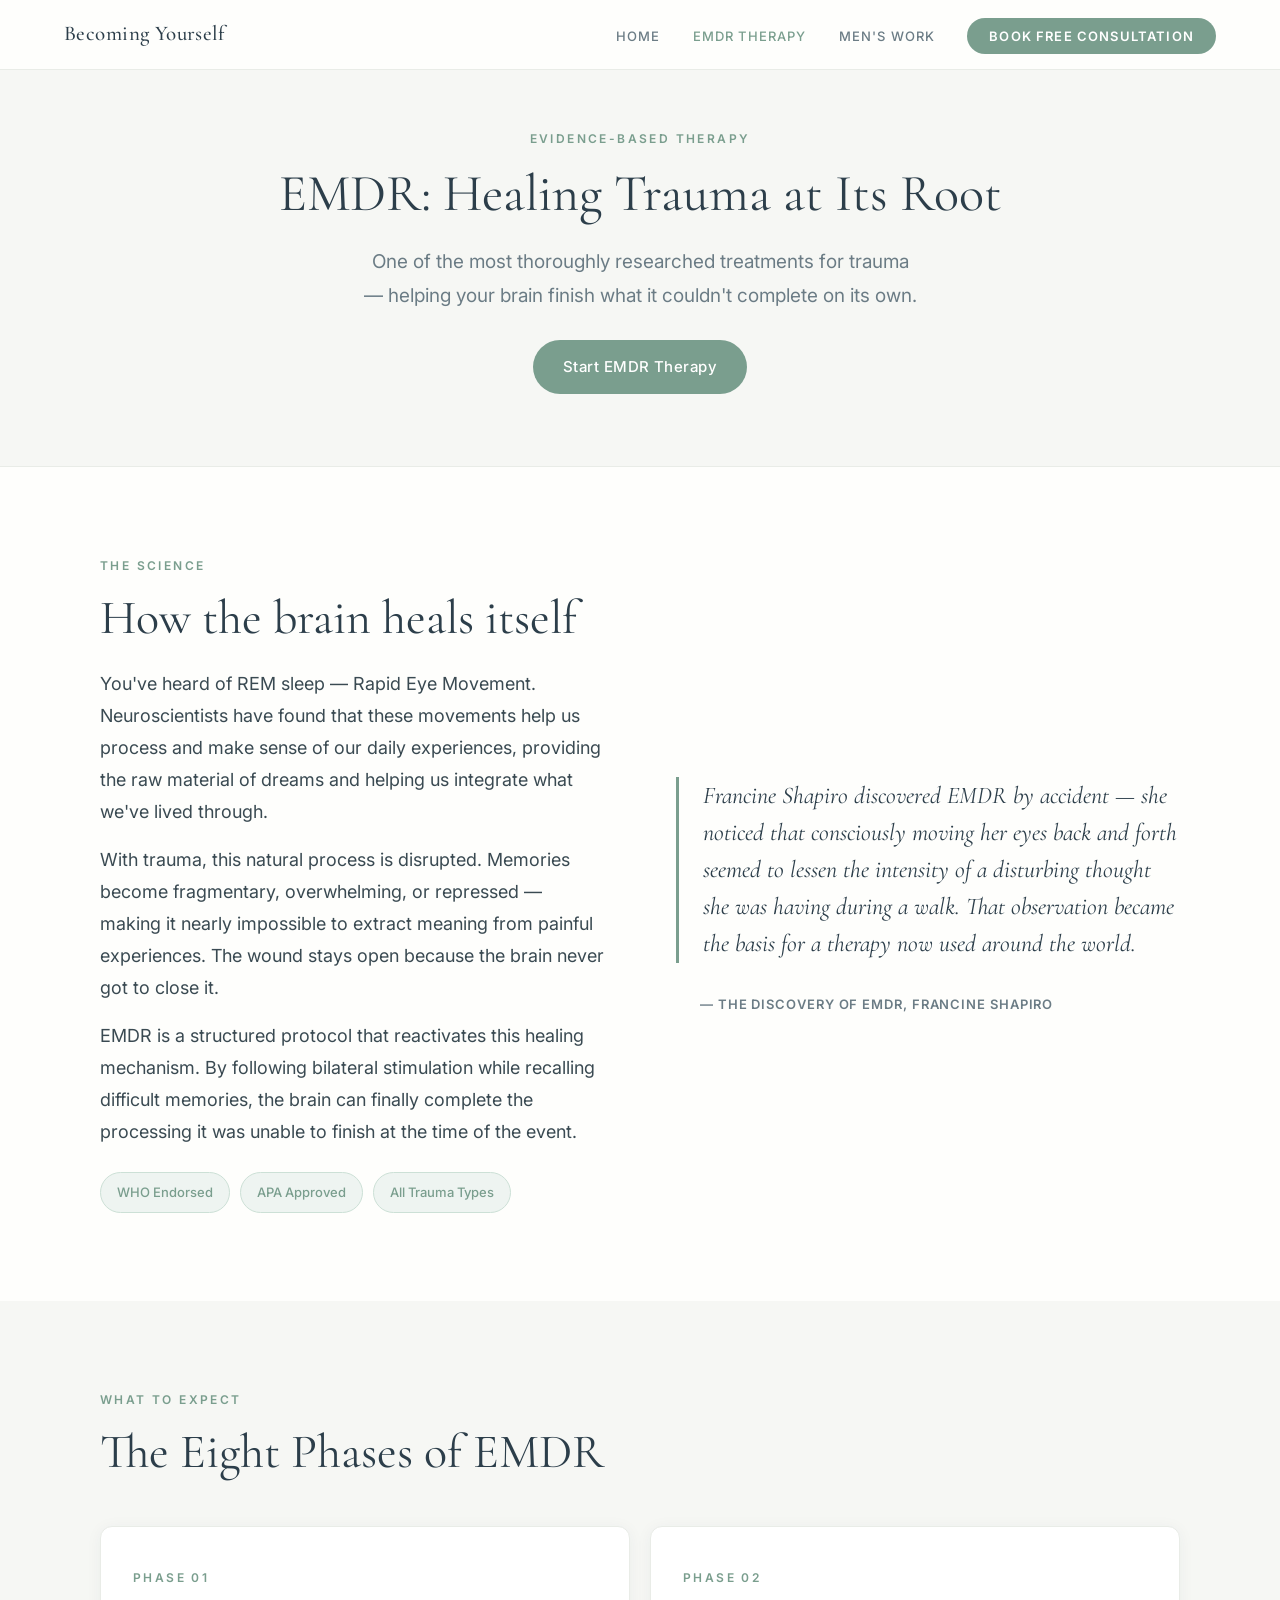
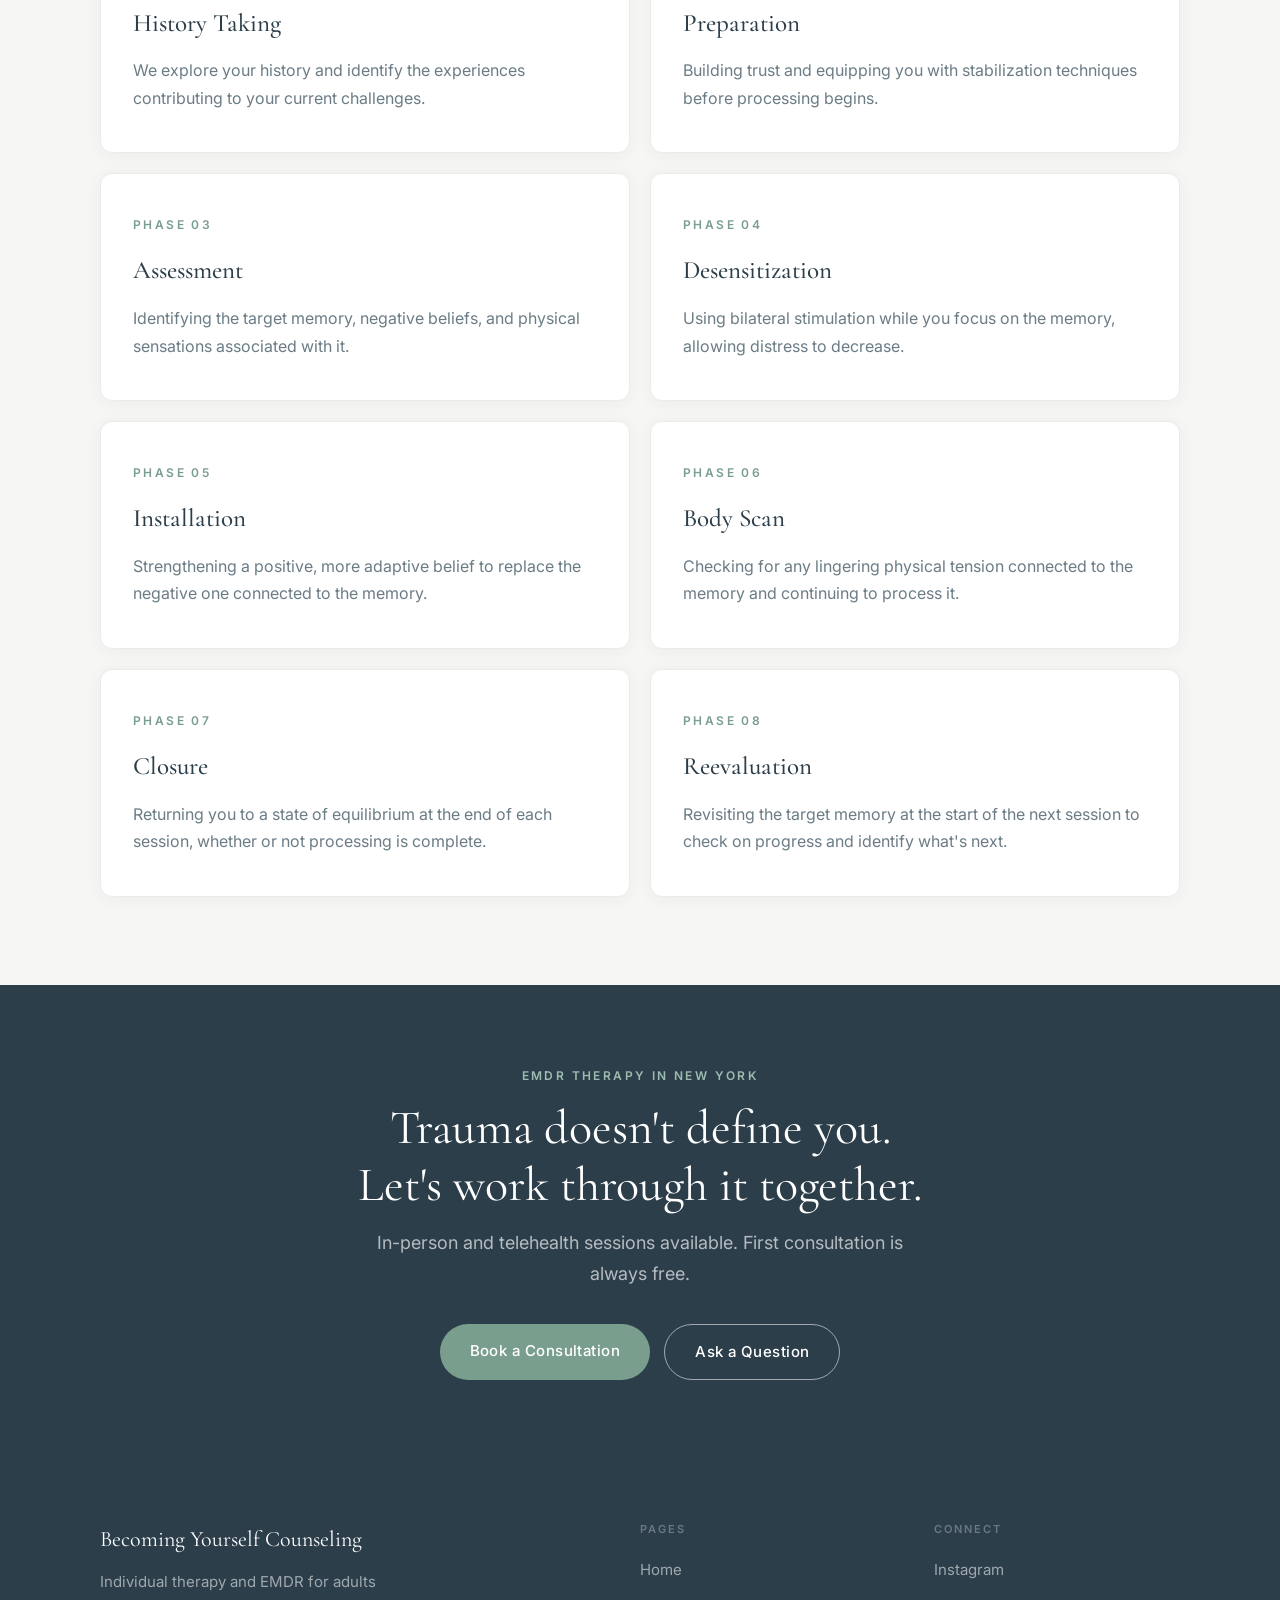
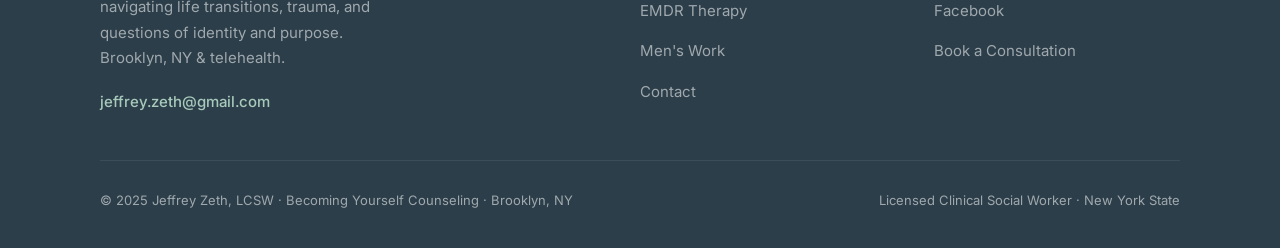
<file: emdr (1).html>
<!DOCTYPE html>
<html lang="en">
<head>
<meta charset="UTF-8">
<meta name="viewport" content="width=device-width, initial-scale=1.0">

<title>EMDR Therapy NYC — Jeffrey Zeth, LCSW | Trauma Treatment New York</title>
<meta name="description" content="EMDR therapy in New York City with Jeffrey Zeth, LCSW. WHO and APA endorsed treatment for trauma. Learn how EMDR works and what to expect in an 8-phase process. Free consultation.">
<meta name="keywords" content="EMDR therapy NYC, EMDR New York City, trauma therapy New York, EMDR practitioner NYC, eye movement desensitization reprocessing, trauma treatment Manhattan">
<meta name="author" content="Jeffrey Zeth, LCSW">
<meta name="robots" content="index, follow">
<link rel="canonical" href="https://becomingyourself.nyc/emdr.html">

<meta property="og:type" content="website">
<meta property="og:url" content="https://becomingyourself.nyc/emdr.html">
<meta property="og:title" content="EMDR Therapy NYC — Jeffrey Zeth, LCSW">
<meta property="og:description" content="EMDR therapy in New York City. WHO and APA endorsed treatment for trauma. Free 20-minute consultation.">
<meta property="og:image" content="https://becomingyourself.nyc/jeffrey-zeth-headshot.jpg">

<meta name="twitter:card" content="summary_large_image">
<meta name="twitter:title" content="EMDR Therapy NYC — Jeffrey Zeth, LCSW">
<meta name="twitter:description" content="EMDR therapy in New York City. WHO and APA endorsed treatment for trauma.">
<meta name="twitter:image" content="https://becomingyourself.nyc/jeffrey-zeth-headshot.jpg">

<script type="application/ld+json">
{
  "@context": "https://schema.org",
  "@type": "MedicalTherapy",
  "name": "EMDR Therapy",
  "alternateName": "Eye Movement Desensitization and Reprocessing",
  "description": "EMDR is a structured, evidence-based therapy protocol that helps the brain process and resolve traumatic memories, endorsed by the WHO and APA.",
  "provider": {
    "@type": "Person",
    "name": "Jeffrey Zeth",
    "jobTitle": "Licensed Clinical Social Worker",
    "url": "https://becomingyourself.nyc",
    "address": {
      "@type": "PostalAddress",
      "streetAddress": "26 Court St",
      "addressLocality": "Brooklyn",
      "addressRegion": "NY",
      "postalCode": "11242",
      "addressCountry": "US"
    }
  },
  "areaServed": {
    "@type": "City",
    "name": "Brooklyn"
  }
}
</script>

<link rel="preconnect" href="https://fonts.googleapis.com">
<link href="https://fonts.googleapis.com/css2?family=Cormorant+Garamond:ital,wght@0,400;0,500;1,400&family=Inter:wght@300;400;500;600&display=swap" rel="stylesheet">
<link rel="icon" type="image/x-icon" href="favicon.ico">
<link rel="icon" type="image/png" sizes="32x32" href="favicon-32.png">
<link rel="icon" type="image/png" sizes="16x16" href="favicon-16.png">
<link rel="apple-touch-icon" sizes="180x180" href="favicon-180.png">
<link rel="icon" type="image/png" sizes="192x192" href="favicon-192.png">
<link rel="stylesheet" href="styles.css">
</head>

<body>

<nav role="navigation" aria-label="Main navigation">
  <a class="nav-logo" href="index.html" aria-label="Becoming Yourself Counseling — Home">Becoming Yourself</a>
  <ul class="nav-menu" role="menubar">
    <li role="none"><a href="index.html" role="menuitem">Home</a></li>
    <li role="none"><a href="emdr.html" role="menuitem" class="active">EMDR Therapy</a></li>
    <li role="none"><a href="mens-work.html" role="menuitem">Men's Work</a></li>
    <li role="none"><a href="https://jeffrey-zeth.clientsecure.me" target="_blank" rel="noopener" class="nav-book" role="menuitem">Book Free Consultation</a></li>
  </ul>
  <button class="hamburger" id="hbg" onclick="toggleMenu()" aria-label="Open menu" aria-expanded="false">
    <span></span><span></span><span></span>
  </button>
</nav>

<div class="mobile-menu" id="mob" role="navigation" aria-label="Mobile navigation">
  <a href="index.html">Home</a>
  <a href="emdr.html">EMDR Therapy</a>
  <a href="mens-work.html">Men's Work</a>
  <a href="https://jeffrey-zeth.clientsecure.me" target="_blank" rel="noopener" class="m-book">Book Free Consultation</a>
</div>

<div class="page-hero page-hero-sage">
  <div class="inner">
    <span class="s-label">Evidence-Based Therapy</span>
    <h1 class="s-h2" style="font-size:clamp(32px,4.5vw,52px)">EMDR: Healing Trauma at Its Root</h1>
    <p>One of the most thoroughly researched treatments for trauma — helping your brain finish what it couldn't complete on its own.</p>
    <a href="https://jeffrey-zeth.clientsecure.me" target="_blank" rel="noopener" class="btn btn-sage">Start EMDR Therapy</a>
  </div>
</div>

<section class="section" style="background:var(--cream)">
  <div class="inner">
    <div class="two-col">
      <div class="reveal">
        <span class="s-label">The Science</span>
        <h2 class="s-h2">How the brain heals itself</h2>
        <p class="s-body" style="margin-bottom:16px">You've heard of REM sleep — Rapid Eye Movement. Neuroscientists have found that these movements help us process and make sense of our daily experiences, providing the raw material of dreams and helping us integrate what we've lived through.</p>
        <p class="s-body" style="margin-bottom:16px">With trauma, this natural process is disrupted. Memories become fragmentary, overwhelming, or repressed — making it nearly impossible to extract meaning from painful experiences. The wound stays open because the brain never got to close it.</p>
        <p class="s-body" style="margin-bottom:24px">EMDR is a structured protocol that reactivates this healing mechanism. By following bilateral stimulation while recalling difficult memories, the brain can finally complete the processing it was unable to finish at the time of the event.</p>
        <div class="badges">
          <span class="badge">WHO Endorsed</span>
          <span class="badge">APA Approved</span>
          <span class="badge">All Trauma Types</span>
        </div>
      </div>
      <div class="reveal">
        <div class="pull-quote">Francine Shapiro discovered EMDR by accident — she noticed that consciously moving her eyes back and forth seemed to lessen the intensity of a disturbing thought she was having during a walk. That observation became the basis for a therapy now used around the world.</div>
        <p style="font-size:13px;color:var(--stone);letter-spacing:0.07em;text-transform:uppercase;padding-left:24px;font-weight:600">— The discovery of EMDR, Francine Shapiro</p>
      </div>
    </div>
  </div>
</section>

<section class="section" style="background:var(--warm)">
  <div class="inner">
    <div class="reveal">
      <span class="s-label">What to Expect</span>
      <h2 class="s-h2">The Eight Phases of EMDR</h2>
    </div>
    <div class="cards-4">
      <article class="card reveal"><span class="s-label">Phase 01</span><h3 class="card-title">History Taking</h3><p class="card-body">We explore your history and identify the experiences contributing to your current challenges.</p></article>
      <article class="card reveal"><span class="s-label">Phase 02</span><h3 class="card-title">Preparation</h3><p class="card-body">Building trust and equipping you with stabilization techniques before processing begins.</p></article>
      <article class="card reveal"><span class="s-label">Phase 03</span><h3 class="card-title">Assessment</h3><p class="card-body">Identifying the target memory, negative beliefs, and physical sensations associated with it.</p></article>
      <article class="card reveal"><span class="s-label">Phase 04</span><h3 class="card-title">Desensitization</h3><p class="card-body">Using bilateral stimulation while you focus on the memory, allowing distress to decrease.</p></article>
      <article class="card reveal"><span class="s-label">Phase 05</span><h3 class="card-title">Installation</h3><p class="card-body">Strengthening a positive, more adaptive belief to replace the negative one connected to the memory.</p></article>
      <article class="card reveal"><span class="s-label">Phase 06</span><h3 class="card-title">Body Scan</h3><p class="card-body">Checking for any lingering physical tension connected to the memory and continuing to process it.</p></article>
      <article class="card reveal"><span class="s-label">Phase 07</span><h3 class="card-title">Closure</h3><p class="card-body">Returning you to a state of equilibrium at the end of each session, whether or not processing is complete.</p></article>
      <article class="card reveal"><span class="s-label">Phase 08</span><h3 class="card-title">Reevaluation</h3><p class="card-body">Revisiting the target memory at the start of the next session to check on progress and identify what's next.</p></article>
    </div>
  </div>
</section>

<div class="cta-band">
  <div class="inner reveal">
    <span class="s-label">EMDR Therapy in New York</span>
    <h2 class="s-h2">Trauma doesn't define you.<br>Let's work through it together.</h2>
    <p>In-person and telehealth sessions available. First consultation is always free.</p>
    <div class="cta-btns">
      <a href="https://jeffrey-zeth.clientsecure.me" target="_blank" rel="noopener" class="btn btn-sage">Book a Consultation</a>
      <a href="https://jeffrey-zeth.clientsecure.me" target="_blank" rel="noopener" class="btn btn-outline-white">Ask a Question</a>
    </div>
  </div>
</div>

<footer role="contentinfo">
  <div class="footer-grid">
    <div>
      <div class="footer-brand">Becoming Yourself Counseling</div>
      <p class="footer-desc">Individual therapy and EMDR for adults navigating life transitions, trauma, and questions of identity and purpose. Brooklyn, NY &amp; telehealth.</p>
      <a href="mailto:jeffrey.zeth@gmail.com" class="footer-email">jeffrey.zeth@gmail.com</a>
    </div>
    <div class="footer-col">
      <h4>Pages</h4>
      <ul>
        <li><a href="index.html">Home</a></li>
        <li><a href="emdr.html">EMDR Therapy</a></li>
        <li><a href="mens-work.html">Men's Work</a></li>
        <li><a href="https://jeffrey-zeth.clientsecure.me" target="_blank" rel="noopener">Contact</a></li>
      </ul>
    </div>
    <div class="footer-col">
      <h4>Connect</h4>
      <ul>
        <li><a href="#">Instagram</a></li>
        <li><a href="#">Facebook</a></li>
        <li><a href="https://jeffrey-zeth.clientsecure.me" target="_blank" rel="noopener">Book a Consultation</a></li>
      </ul>
    </div>
  </div>
  <div class="footer-bottom">
    <span>© 2025 Jeffrey Zeth, LCSW · Becoming Yourself Counseling · Brooklyn, NY</span>
    <span>Licensed Clinical Social Worker · New York State</span>
  </div>
</footer>

<script src="site.js"></script>
</body>
</html>
</file>
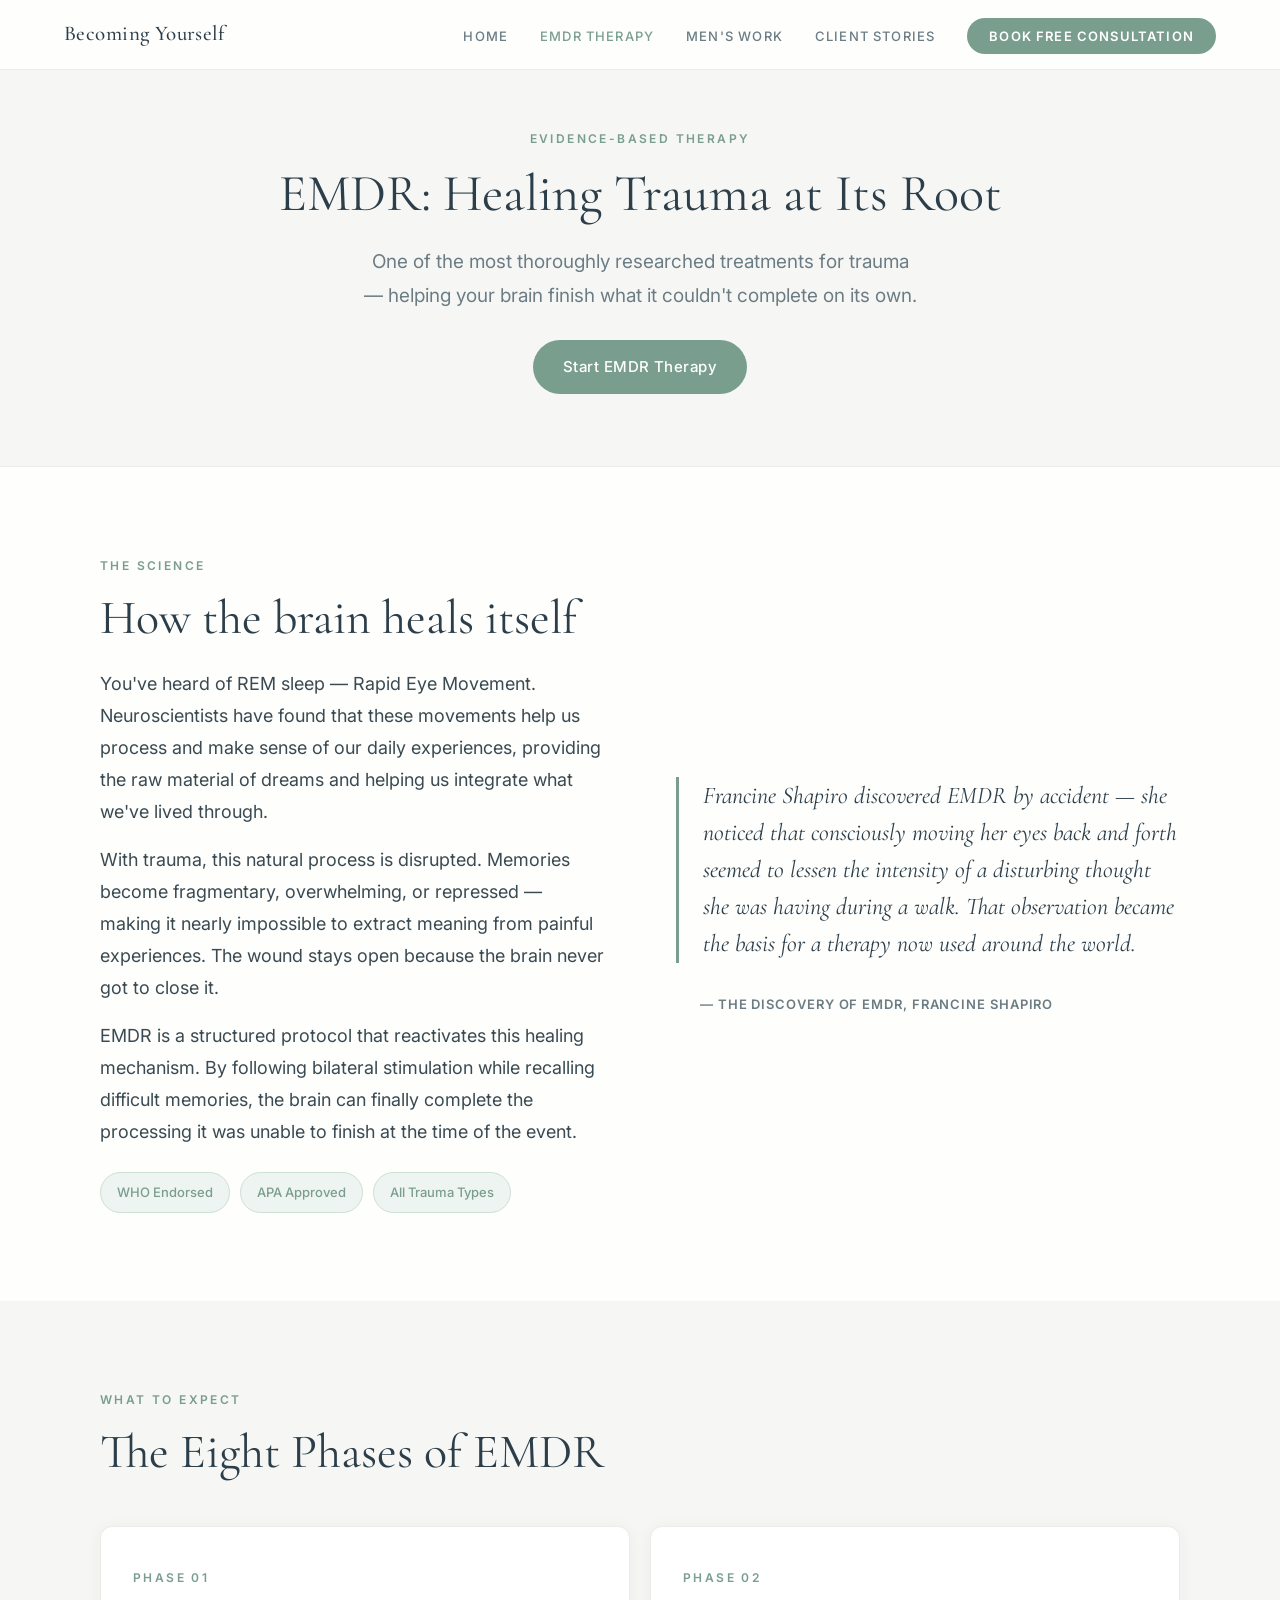
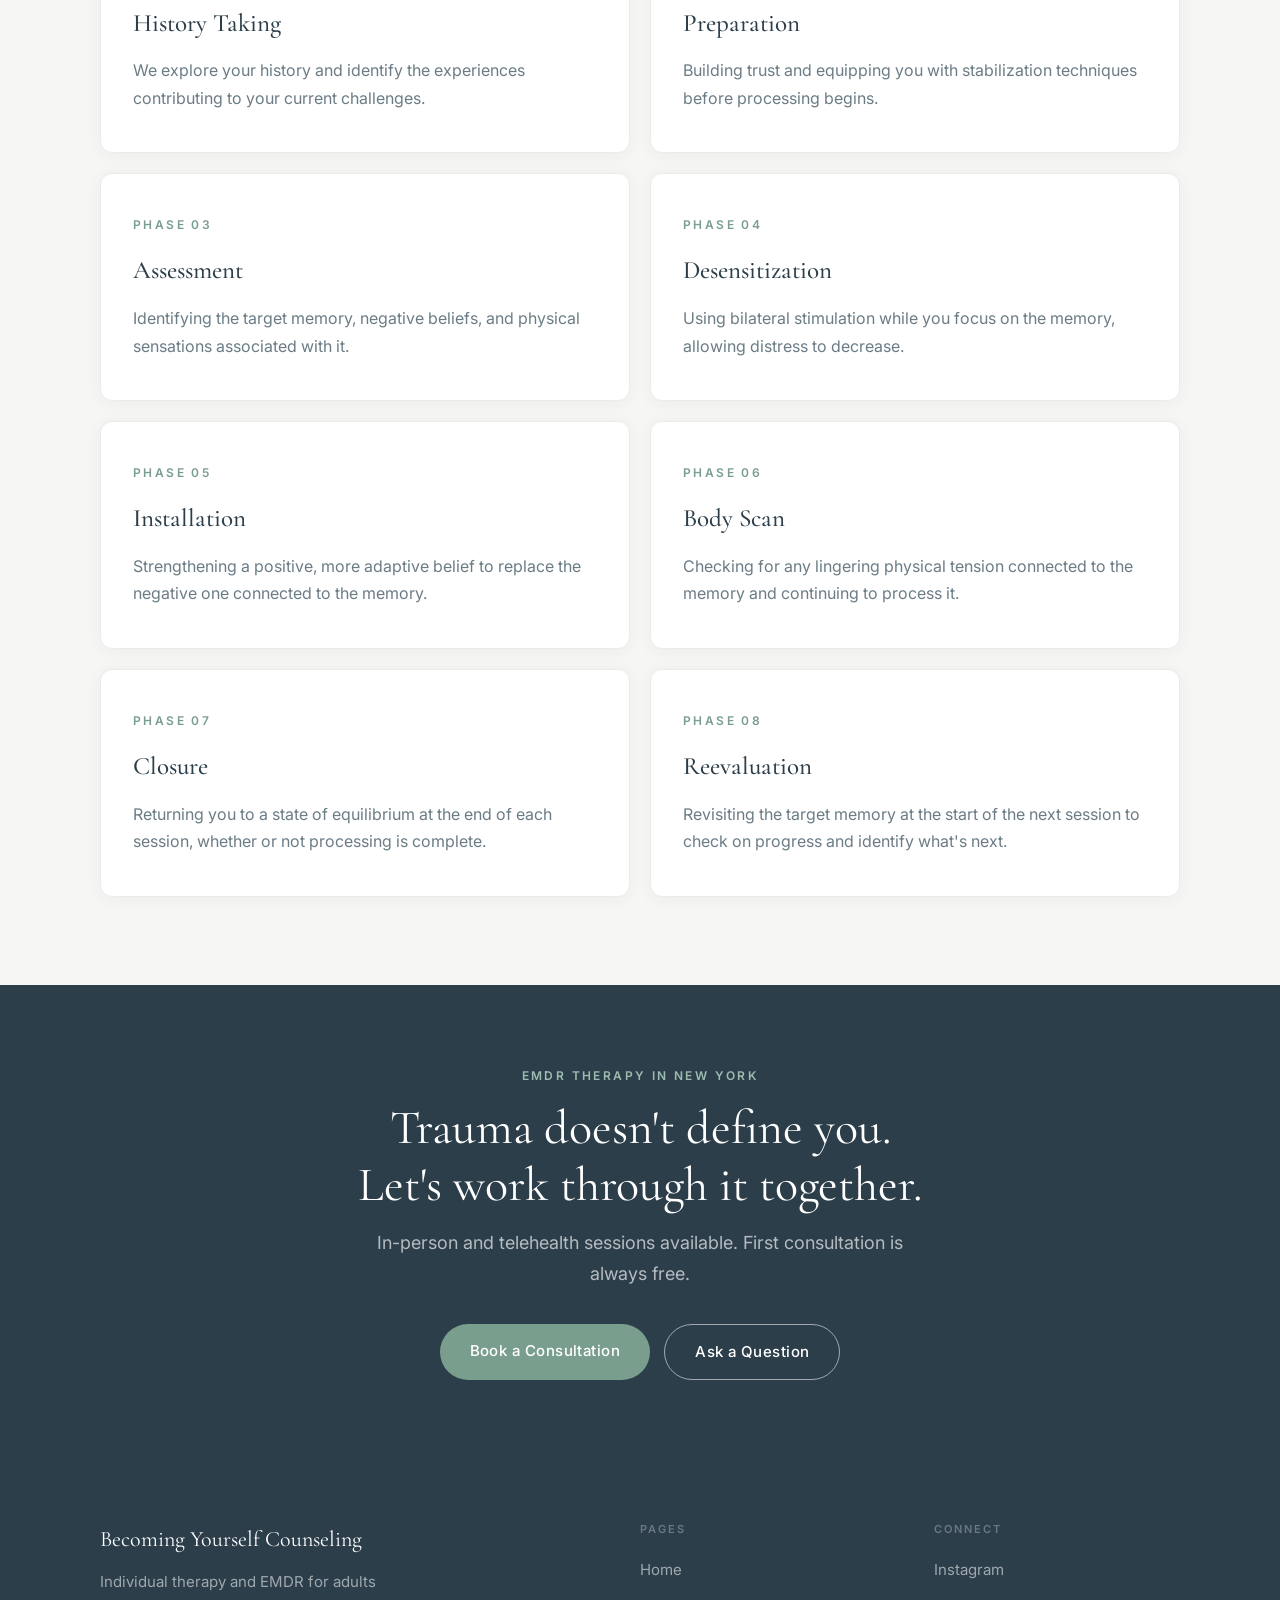
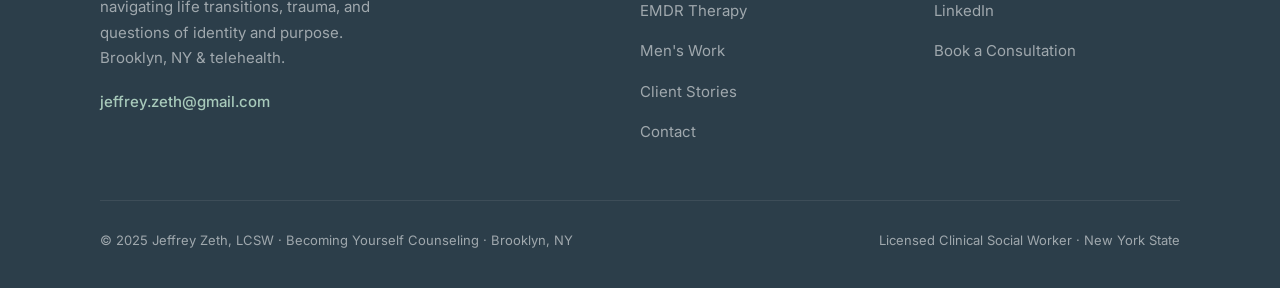
<file: emdr (2).html>
<!DOCTYPE html>
<html lang="en">
<head>
<meta charset="UTF-8">
<meta name="viewport" content="width=device-width, initial-scale=1.0">

<title>EMDR Therapy NYC — Jeffrey Zeth, LCSW | Trauma Treatment New York</title>
<meta name="description" content="EMDR therapy in New York City with Jeffrey Zeth, LCSW. WHO and APA endorsed treatment for trauma. Learn how EMDR works and what to expect in an 8-phase process. Free consultation.">
<meta name="keywords" content="EMDR therapy NYC, EMDR Brooklyn, trauma therapy New York, EMDR practitioner NYC, eye movement desensitization reprocessing, trauma treatment Brooklyn">
<meta name="author" content="Jeffrey Zeth, LCSW">
<meta name="robots" content="index, follow">
<link rel="canonical" href="https://becomingyourself.nyc/emdr.html">

<meta property="og:type" content="website">
<meta property="og:url" content="https://becomingyourself.nyc/emdr.html">
<meta property="og:title" content="EMDR Therapy NYC — Jeffrey Zeth, LCSW">
<meta property="og:description" content="EMDR therapy in New York City. WHO and APA endorsed treatment for trauma. Free 20-minute consultation.">
<meta property="og:image" content="https://becomingyourself.nyc/jeffrey-office.jpg">

<meta name="twitter:card" content="summary_large_image">
<meta name="twitter:title" content="EMDR Therapy NYC — Jeffrey Zeth, LCSW">
<meta name="twitter:description" content="EMDR therapy in New York City. WHO and APA endorsed treatment for trauma.">
<meta name="twitter:image" content="https://becomingyourself.nyc/jeffrey-office.jpg">

<script type="application/ld+json">
{
  "@context": "https://schema.org",
  "@type": "MedicalTherapy",
  "name": "EMDR Therapy",
  "alternateName": "Eye Movement Desensitization and Reprocessing",
  "description": "EMDR is a structured, evidence-based therapy protocol that helps the brain process and resolve traumatic memories, endorsed by the WHO and APA.",
  "provider": {
    "@type": "Person",
    "name": "Jeffrey Zeth",
    "jobTitle": "Licensed Clinical Social Worker",
    "url": "https://becomingyourself.nyc",
    "address": {
      "@type": "PostalAddress",
      "streetAddress": "26 Court St",
      "addressLocality": "Brooklyn",
      "addressRegion": "NY",
      "postalCode": "11242",
      "addressCountry": "US"
    }
  },
  "areaServed": {
    "@type": "City",
    "name": "Brooklyn"
  }
}
</script>

<link rel="preconnect" href="https://fonts.googleapis.com">
<link href="https://fonts.googleapis.com/css2?family=Cormorant+Garamond:ital,wght@0,400;0,500;1,400&family=Inter:wght@300;400;500;600&display=swap" rel="stylesheet">
<link rel="icon" type="image/x-icon" href="favicon.ico">
<link rel="icon" type="image/png" sizes="32x32" href="favicon-32.png">
<link rel="icon" type="image/png" sizes="16x16" href="favicon-16.png">
<link rel="apple-touch-icon" sizes="180x180" href="favicon-180.png">
<link rel="icon" type="image/png" sizes="192x192" href="favicon-192.png">
<link rel="stylesheet" href="styles.css">
</head>

<body>

<nav role="navigation" aria-label="Main navigation">
  <a class="nav-logo" href="index.html" aria-label="Becoming Yourself Counseling — Home">Becoming Yourself</a>
  <ul class="nav-menu" role="menubar">
    <li role="none"><a href="index.html" role="menuitem">Home</a></li>
    <li role="none"><a href="emdr.html" role="menuitem" class="active">EMDR Therapy</a></li>
    <li role="none"><a href="mens-work.html" role="menuitem">Men's Work</a></li>
    <li role="none"><a href="testimonials.html" role="menuitem">Client Stories</a></li>
    <li role="none"><a href="https://jeffrey-zeth.clientsecure.me" target="_blank" rel="noopener" class="nav-book" role="menuitem">Book Free Consultation</a></li>
  </ul>
  <button class="hamburger" id="hbg" onclick="toggleMenu()" aria-label="Open menu" aria-expanded="false">
    <span></span><span></span><span></span>
  </button>
</nav>

<div class="mobile-menu" id="mob" role="navigation" aria-label="Mobile navigation">
  <a href="index.html">Home</a>
  <a href="emdr.html">EMDR Therapy</a>
  <a href="mens-work.html">Men's Work</a>
  <a href="testimonials.html">Client Stories</a>
  <a href="https://jeffrey-zeth.clientsecure.me" target="_blank" rel="noopener" class="m-book">Book Free Consultation</a>
</div>

<div class="page-hero page-hero-sage">
  <div class="inner">
    <span class="s-label">Evidence-Based Therapy</span>
    <h1 class="s-h2" style="font-size:clamp(32px,4.5vw,52px)">EMDR: Healing Trauma at Its Root</h1>
    <p>One of the most thoroughly researched treatments for trauma — helping your brain finish what it couldn't complete on its own.</p>
    <a href="https://jeffrey-zeth.clientsecure.me" target="_blank" rel="noopener" class="btn btn-sage">Start EMDR Therapy</a>
  </div>
</div>

<section class="section" style="background:var(--cream)">
  <div class="inner">
    <div class="two-col">
      <div class="reveal">
        <span class="s-label">The Science</span>
        <h2 class="s-h2">How the brain heals itself</h2>
        <p class="s-body" style="margin-bottom:16px">You've heard of REM sleep — Rapid Eye Movement. Neuroscientists have found that these movements help us process and make sense of our daily experiences, providing the raw material of dreams and helping us integrate what we've lived through.</p>
        <p class="s-body" style="margin-bottom:16px">With trauma, this natural process is disrupted. Memories become fragmentary, overwhelming, or repressed — making it nearly impossible to extract meaning from painful experiences. The wound stays open because the brain never got to close it.</p>
        <p class="s-body" style="margin-bottom:24px">EMDR is a structured protocol that reactivates this healing mechanism. By following bilateral stimulation while recalling difficult memories, the brain can finally complete the processing it was unable to finish at the time of the event.</p>
        <div class="badges">
          <span class="badge">WHO Endorsed</span>
          <span class="badge">APA Approved</span>
          <span class="badge">All Trauma Types</span>
        </div>
      </div>
      <div class="reveal">
        <div class="pull-quote">Francine Shapiro discovered EMDR by accident — she noticed that consciously moving her eyes back and forth seemed to lessen the intensity of a disturbing thought she was having during a walk. That observation became the basis for a therapy now used around the world.</div>
        <p style="font-size:13px;color:var(--stone);letter-spacing:0.07em;text-transform:uppercase;padding-left:24px;font-weight:600">— The discovery of EMDR, Francine Shapiro</p>
      </div>
    </div>
  </div>
</section>

<section class="section" style="background:var(--warm)">
  <div class="inner">
    <div class="reveal">
      <span class="s-label">What to Expect</span>
      <h2 class="s-h2">The Eight Phases of EMDR</h2>
    </div>
    <div class="cards-4">
      <article class="card reveal"><span class="s-label">Phase 01</span><h3 class="card-title">History Taking</h3><p class="card-body">We explore your history and identify the experiences contributing to your current challenges.</p></article>
      <article class="card reveal"><span class="s-label">Phase 02</span><h3 class="card-title">Preparation</h3><p class="card-body">Building trust and equipping you with stabilization techniques before processing begins.</p></article>
      <article class="card reveal"><span class="s-label">Phase 03</span><h3 class="card-title">Assessment</h3><p class="card-body">Identifying the target memory, negative beliefs, and physical sensations associated with it.</p></article>
      <article class="card reveal"><span class="s-label">Phase 04</span><h3 class="card-title">Desensitization</h3><p class="card-body">Using bilateral stimulation while you focus on the memory, allowing distress to decrease.</p></article>
      <article class="card reveal"><span class="s-label">Phase 05</span><h3 class="card-title">Installation</h3><p class="card-body">Strengthening a positive, more adaptive belief to replace the negative one connected to the memory.</p></article>
      <article class="card reveal"><span class="s-label">Phase 06</span><h3 class="card-title">Body Scan</h3><p class="card-body">Checking for any lingering physical tension connected to the memory and continuing to process it.</p></article>
      <article class="card reveal"><span class="s-label">Phase 07</span><h3 class="card-title">Closure</h3><p class="card-body">Returning you to a state of equilibrium at the end of each session, whether or not processing is complete.</p></article>
      <article class="card reveal"><span class="s-label">Phase 08</span><h3 class="card-title">Reevaluation</h3><p class="card-body">Revisiting the target memory at the start of the next session to check on progress and identify what's next.</p></article>
    </div>
  </div>
</section>

<div class="cta-band">
  <div class="inner reveal">
    <span class="s-label">EMDR Therapy in New York</span>
    <h2 class="s-h2">Trauma doesn't define you.<br>Let's work through it together.</h2>
    <p>In-person and telehealth sessions available. First consultation is always free.</p>
    <div class="cta-btns">
      <a href="https://jeffrey-zeth.clientsecure.me" target="_blank" rel="noopener" class="btn btn-sage">Book a Consultation</a>
      <a href="https://jeffrey-zeth.clientsecure.me" target="_blank" rel="noopener" class="btn btn-outline-white">Ask a Question</a>
    </div>
  </div>
</div>

<footer role="contentinfo">
  <div class="footer-grid">
    <div>
      <div class="footer-brand">Becoming Yourself Counseling</div>
      <p class="footer-desc">Individual therapy and EMDR for adults navigating life transitions, trauma, and questions of identity and purpose. Brooklyn, NY &amp; telehealth.</p>
      <a href="mailto:jeffrey.zeth@gmail.com" class="footer-email">jeffrey.zeth@gmail.com</a>
    </div>
    <div class="footer-col">
      <h4>Pages</h4>
      <ul>
        <li><a href="index.html">Home</a></li>
        <li><a href="emdr.html">EMDR Therapy</a></li>
        <li><a href="mens-work.html">Men's Work</a></li>
        <li><a href="testimonials.html">Client Stories</a></li>
        <li><a href="https://jeffrey-zeth.clientsecure.me" target="_blank" rel="noopener">Contact</a></li>
      </ul>
    </div>
    <div class="footer-col">
      <h4>Connect</h4>
      <ul>
        <li><a href="https://www.instagram.com/jeffreyz_therapy" target="_blank" rel="noopener">Instagram</a></li>
        <li><a href="https://www.linkedin.com/in/jeffrey-zeth-a5503a2b" target="_blank" rel="noopener">LinkedIn</a></li>
        <li><a href="https://jeffrey-zeth.clientsecure.me" target="_blank" rel="noopener">Book a Consultation</a></li>
      </ul>
    </div>
  </div>
  <div class="footer-bottom">
    <span>© 2025 Jeffrey Zeth, LCSW · Becoming Yourself Counseling · Brooklyn, NY</span>
    <span>Licensed Clinical Social Worker · New York State</span>
  </div>
</footer>

<script src="site.js"></script>
</body>
</html>
</file>
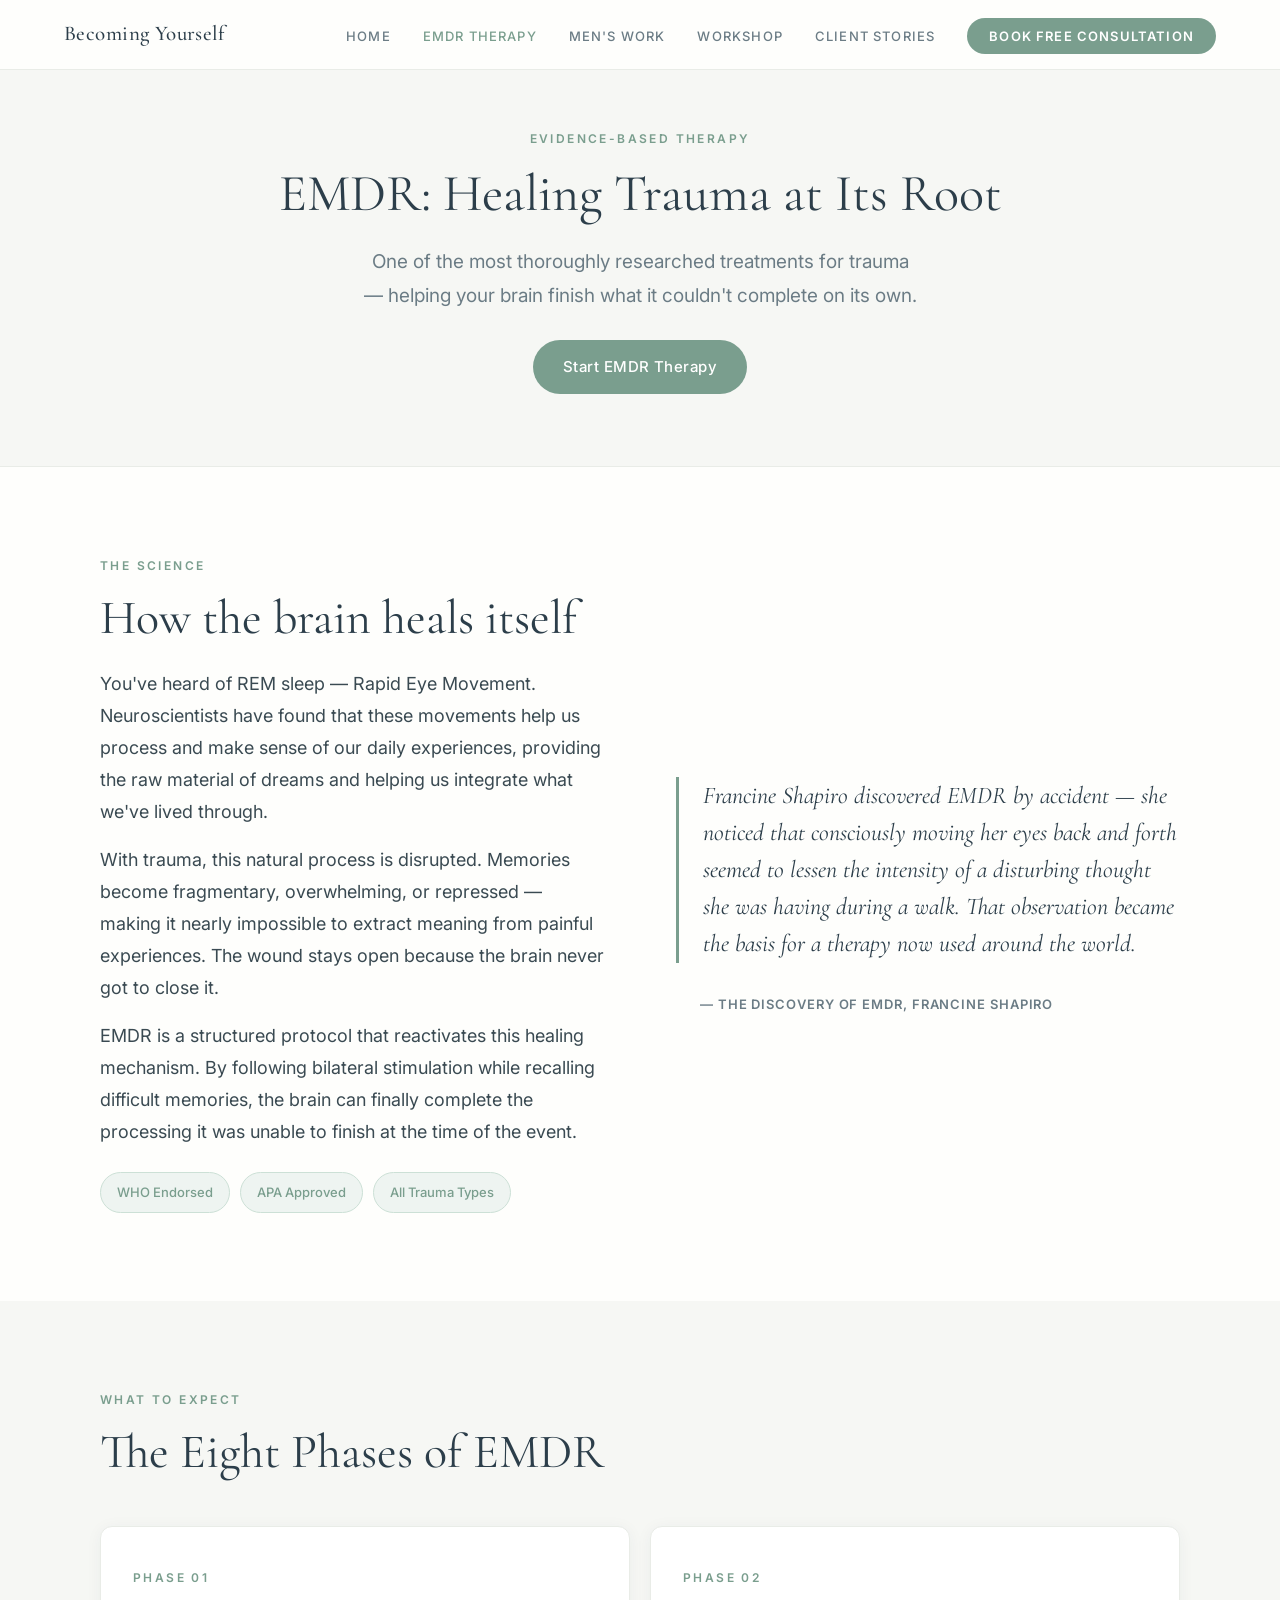
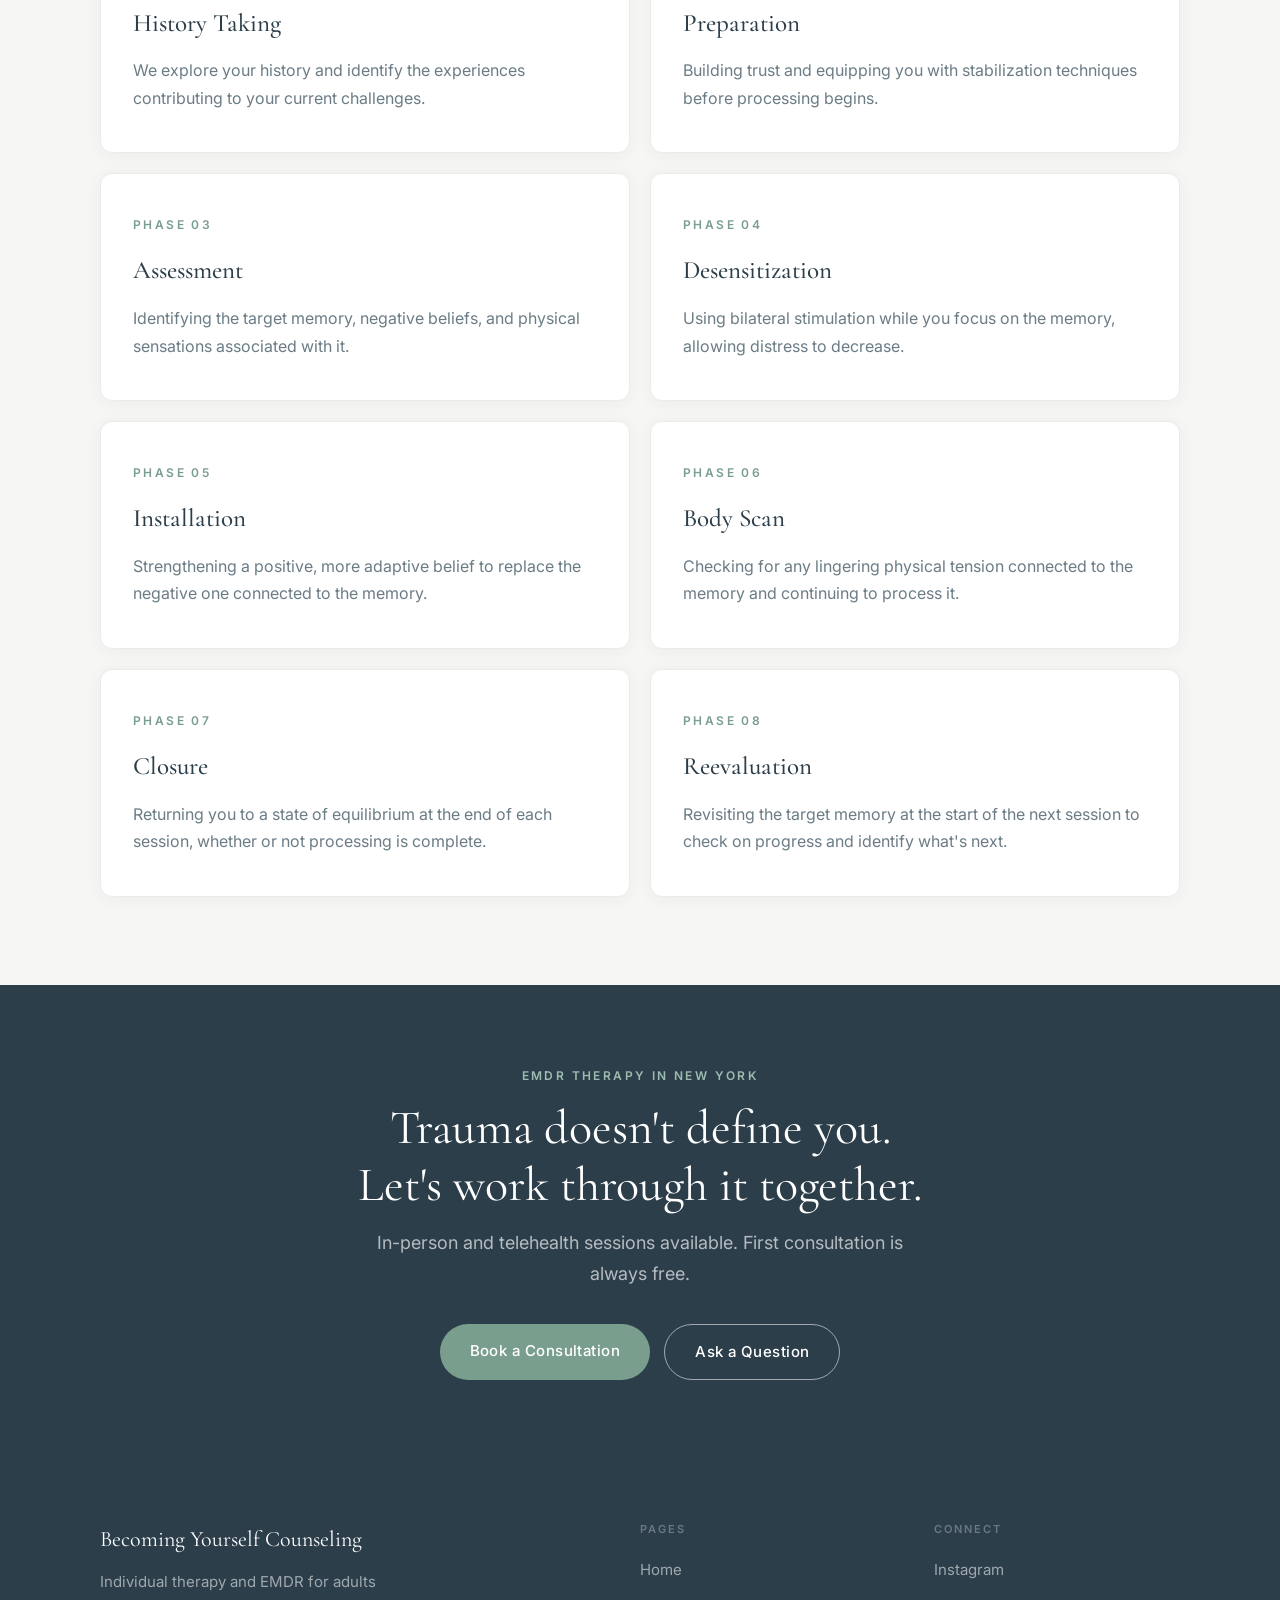
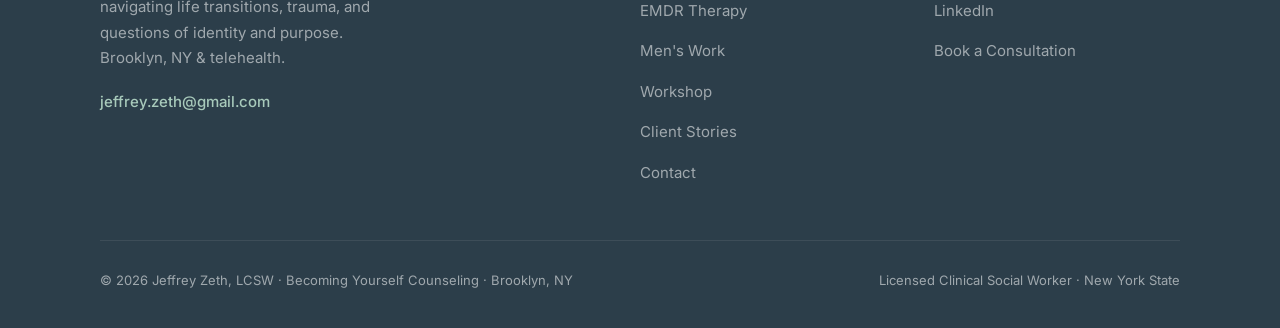
<file: emdr.html>
<!DOCTYPE html>
<html lang="en">
<head>
<meta charset="UTF-8">
<meta name="viewport" content="width=device-width, initial-scale=1.0">

<title>EMDR Therapy NYC — Jeffrey Zeth, LCSW | Trauma Treatment New York</title>
<meta name="description" content="EMDR therapy in New York City with Jeffrey Zeth, LCSW. WHO and APA endorsed treatment for trauma. Learn how EMDR works and what to expect in an 8-phase process. Free consultation.">
<meta name="keywords" content="EMDR therapy NYC, EMDR Brooklyn, trauma therapy New York, EMDR practitioner NYC, eye movement desensitization reprocessing, trauma treatment Brooklyn">
<meta name="author" content="Jeffrey Zeth, LCSW">
<meta name="robots" content="index, follow">
<link rel="canonical" href="https://becomingyourself.nyc/emdr.html">

<meta property="og:type" content="website">
<meta property="og:url" content="https://becomingyourself.nyc/emdr.html">
<meta property="og:title" content="EMDR Therapy NYC — Jeffrey Zeth, LCSW">
<meta property="og:description" content="EMDR therapy in New York City. WHO and APA endorsed treatment for trauma. Free 20-minute consultation.">
<meta property="og:image" content="https://becomingyourself.nyc/jeffrey-office.jpg">

<meta name="twitter:card" content="summary_large_image">
<meta name="twitter:title" content="EMDR Therapy NYC — Jeffrey Zeth, LCSW">
<meta name="twitter:description" content="EMDR therapy in New York City. WHO and APA endorsed treatment for trauma.">
<meta name="twitter:image" content="https://becomingyourself.nyc/jeffrey-office.jpg">

<script type="application/ld+json">
{
  "@context": "https://schema.org",
  "@type": "MedicalTherapy",
  "name": "EMDR Therapy",
  "alternateName": "Eye Movement Desensitization and Reprocessing",
  "description": "EMDR is a structured, evidence-based therapy protocol that helps the brain process and resolve traumatic memories, endorsed by the WHO and APA.",
  "provider": {
    "@type": "Person",
    "name": "Jeffrey Zeth",
    "jobTitle": "Licensed Clinical Social Worker",
    "url": "https://becomingyourself.nyc",
    "address": {
      "@type": "PostalAddress",
      "streetAddress": "26 Court St",
      "addressLocality": "Brooklyn",
      "addressRegion": "NY",
      "postalCode": "11242",
      "addressCountry": "US"
    }
  },
  "areaServed": {
    "@type": "City",
    "name": "Brooklyn"
  }
}
</script>

<link rel="preconnect" href="https://fonts.googleapis.com">
<link href="https://fonts.googleapis.com/css2?family=Cormorant+Garamond:ital,wght@0,400;0,500;1,400&family=Inter:wght@300;400;500;600&display=swap" rel="stylesheet">
<link rel="icon" type="image/x-icon" href="favicon.ico">
<link rel="icon" type="image/png" sizes="32x32" href="favicon-32.png">
<link rel="icon" type="image/png" sizes="16x16" href="favicon-16.png">
<link rel="apple-touch-icon" sizes="180x180" href="favicon-180.png">
<link rel="icon" type="image/png" sizes="192x192" href="favicon-192.png">
<link rel="stylesheet" href="styles.css">
</head>

<body>

<nav role="navigation" aria-label="Main navigation">
  <a class="nav-logo" href="index.html" aria-label="Becoming Yourself Counseling — Home">Becoming Yourself</a>
  <ul class="nav-menu" role="menubar">
    <li role="none"><a href="index.html" role="menuitem">Home</a></li>
    <li role="none"><a href="emdr.html" role="menuitem" class="active">EMDR Therapy</a></li>
    <li role="none"><a href="mens-work.html" role="menuitem">Men's Work</a></li>
    <li role="none"><a href="workshop.html" role="menuitem">Workshop</a></li>
    <li role="none"><a href="testimonials.html" role="menuitem">Client Stories</a></li>
    <li role="none"><a href="https://jeffrey-zeth.clientsecure.me" target="_blank" rel="noopener" class="nav-book" role="menuitem">Book Free Consultation</a></li>
  </ul>
  <button class="hamburger" id="hbg" onclick="toggleMenu()" aria-label="Open menu" aria-expanded="false">
    <span></span><span></span><span></span>
  </button>
</nav>

<div class="mobile-menu" id="mob" role="navigation" aria-label="Mobile navigation">
  <a href="index.html">Home</a>
  <a href="emdr.html">EMDR Therapy</a>
  <a href="mens-work.html">Men's Work</a>
  <a href="workshop.html">Workshop</a>
  <a href="testimonials.html">Client Stories</a>
  <a href="https://jeffrey-zeth.clientsecure.me" target="_blank" rel="noopener" class="m-book">Book Free Consultation</a>
</div>

<div class="page-hero page-hero-sage">
  <div class="inner">
    <span class="s-label">Evidence-Based Therapy</span>
    <h1 class="s-h2" style="font-size:clamp(32px,4.5vw,52px)">EMDR: Healing Trauma at Its Root</h1>
    <p>One of the most thoroughly researched treatments for trauma — helping your brain finish what it couldn't complete on its own.</p>
    <a href="https://jeffrey-zeth.clientsecure.me" target="_blank" rel="noopener" class="btn btn-sage">Start EMDR Therapy</a>
  </div>
</div>

<section class="section" style="background:var(--cream)">
  <div class="inner">
    <div class="two-col">
      <div class="reveal">
        <span class="s-label">The Science</span>
        <h2 class="s-h2">How the brain heals itself</h2>
        <p class="s-body" style="margin-bottom:16px">You've heard of REM sleep — Rapid Eye Movement. Neuroscientists have found that these movements help us process and make sense of our daily experiences, providing the raw material of dreams and helping us integrate what we've lived through.</p>
        <p class="s-body" style="margin-bottom:16px">With trauma, this natural process is disrupted. Memories become fragmentary, overwhelming, or repressed — making it nearly impossible to extract meaning from painful experiences. The wound stays open because the brain never got to close it.</p>
        <p class="s-body" style="margin-bottom:24px">EMDR is a structured protocol that reactivates this healing mechanism. By following bilateral stimulation while recalling difficult memories, the brain can finally complete the processing it was unable to finish at the time of the event.</p>
        <div class="badges">
          <span class="badge">WHO Endorsed</span>
          <span class="badge">APA Approved</span>
          <span class="badge">All Trauma Types</span>
        </div>
      </div>
      <div class="reveal">
        <div class="pull-quote">Francine Shapiro discovered EMDR by accident — she noticed that consciously moving her eyes back and forth seemed to lessen the intensity of a disturbing thought she was having during a walk. That observation became the basis for a therapy now used around the world.</div>
        <p style="font-size:13px;color:var(--stone);letter-spacing:0.07em;text-transform:uppercase;padding-left:24px;font-weight:600">— The discovery of EMDR, Francine Shapiro</p>
      </div>
    </div>
  </div>
</section>

<section class="section" style="background:var(--warm)">
  <div class="inner">
    <div class="reveal">
      <span class="s-label">What to Expect</span>
      <h2 class="s-h2">The Eight Phases of EMDR</h2>
    </div>
    <div class="cards-4">
      <article class="card reveal"><span class="s-label">Phase 01</span><h3 class="card-title">History Taking</h3><p class="card-body">We explore your history and identify the experiences contributing to your current challenges.</p></article>
      <article class="card reveal"><span class="s-label">Phase 02</span><h3 class="card-title">Preparation</h3><p class="card-body">Building trust and equipping you with stabilization techniques before processing begins.</p></article>
      <article class="card reveal"><span class="s-label">Phase 03</span><h3 class="card-title">Assessment</h3><p class="card-body">Identifying the target memory, negative beliefs, and physical sensations associated with it.</p></article>
      <article class="card reveal"><span class="s-label">Phase 04</span><h3 class="card-title">Desensitization</h3><p class="card-body">Using bilateral stimulation while you focus on the memory, allowing distress to decrease.</p></article>
      <article class="card reveal"><span class="s-label">Phase 05</span><h3 class="card-title">Installation</h3><p class="card-body">Strengthening a positive, more adaptive belief to replace the negative one connected to the memory.</p></article>
      <article class="card reveal"><span class="s-label">Phase 06</span><h3 class="card-title">Body Scan</h3><p class="card-body">Checking for any lingering physical tension connected to the memory and continuing to process it.</p></article>
      <article class="card reveal"><span class="s-label">Phase 07</span><h3 class="card-title">Closure</h3><p class="card-body">Returning you to a state of equilibrium at the end of each session, whether or not processing is complete.</p></article>
      <article class="card reveal"><span class="s-label">Phase 08</span><h3 class="card-title">Reevaluation</h3><p class="card-body">Revisiting the target memory at the start of the next session to check on progress and identify what's next.</p></article>
    </div>
  </div>
</section>

<div class="cta-band">
  <div class="inner reveal">
    <span class="s-label">EMDR Therapy in New York</span>
    <h2 class="s-h2">Trauma doesn't define you.<br>Let's work through it together.</h2>
    <p>In-person and telehealth sessions available. First consultation is always free.</p>
    <div class="cta-btns">
      <a href="https://jeffrey-zeth.clientsecure.me" target="_blank" rel="noopener" class="btn btn-sage">Book a Consultation</a>
      <a href="https://jeffrey-zeth.clientsecure.me" target="_blank" rel="noopener" class="btn btn-outline-white">Ask a Question</a>
    </div>
  </div>
</div>

<footer role="contentinfo">
  <div class="footer-grid">
    <div>
      <div class="footer-brand">Becoming Yourself Counseling</div>
      <p class="footer-desc">Individual therapy and EMDR for adults navigating life transitions, trauma, and questions of identity and purpose. Brooklyn, NY &amp; telehealth.</p>
      <a href="mailto:jeffrey.zeth@gmail.com" class="footer-email">jeffrey.zeth@gmail.com</a>
    </div>
    <div class="footer-col">
      <h4>Pages</h4>
      <ul>
        <li><a href="index.html">Home</a></li>
        <li><a href="emdr.html">EMDR Therapy</a></li>
        <li><a href="mens-work.html">Men's Work</a></li>
        <li><a href="workshop.html">Workshop</a></li>
        <li><a href="testimonials.html">Client Stories</a></li>
        <li><a href="https://jeffrey-zeth.clientsecure.me" target="_blank" rel="noopener">Contact</a></li>
      </ul>
    </div>
    <div class="footer-col">
      <h4>Connect</h4>
      <ul>
        <li><a href="https://www.instagram.com/jeffreyz_therapy" target="_blank" rel="noopener">Instagram</a></li>
        <li><a href="https://www.linkedin.com/in/jeffrey-zeth-a5503a2b" target="_blank" rel="noopener">LinkedIn</a></li>
        <li><a href="https://jeffrey-zeth.clientsecure.me" target="_blank" rel="noopener">Book a Consultation</a></li>
      </ul>
    </div>
  </div>
  <div class="footer-bottom">
    <span>© 2026 Jeffrey Zeth, LCSW · Becoming Yourself Counseling · Brooklyn, NY</span>
    <span>Licensed Clinical Social Worker · New York State</span>
  </div>
</footer>

<script src="site.js"></script>
</body>
</html>
</file>
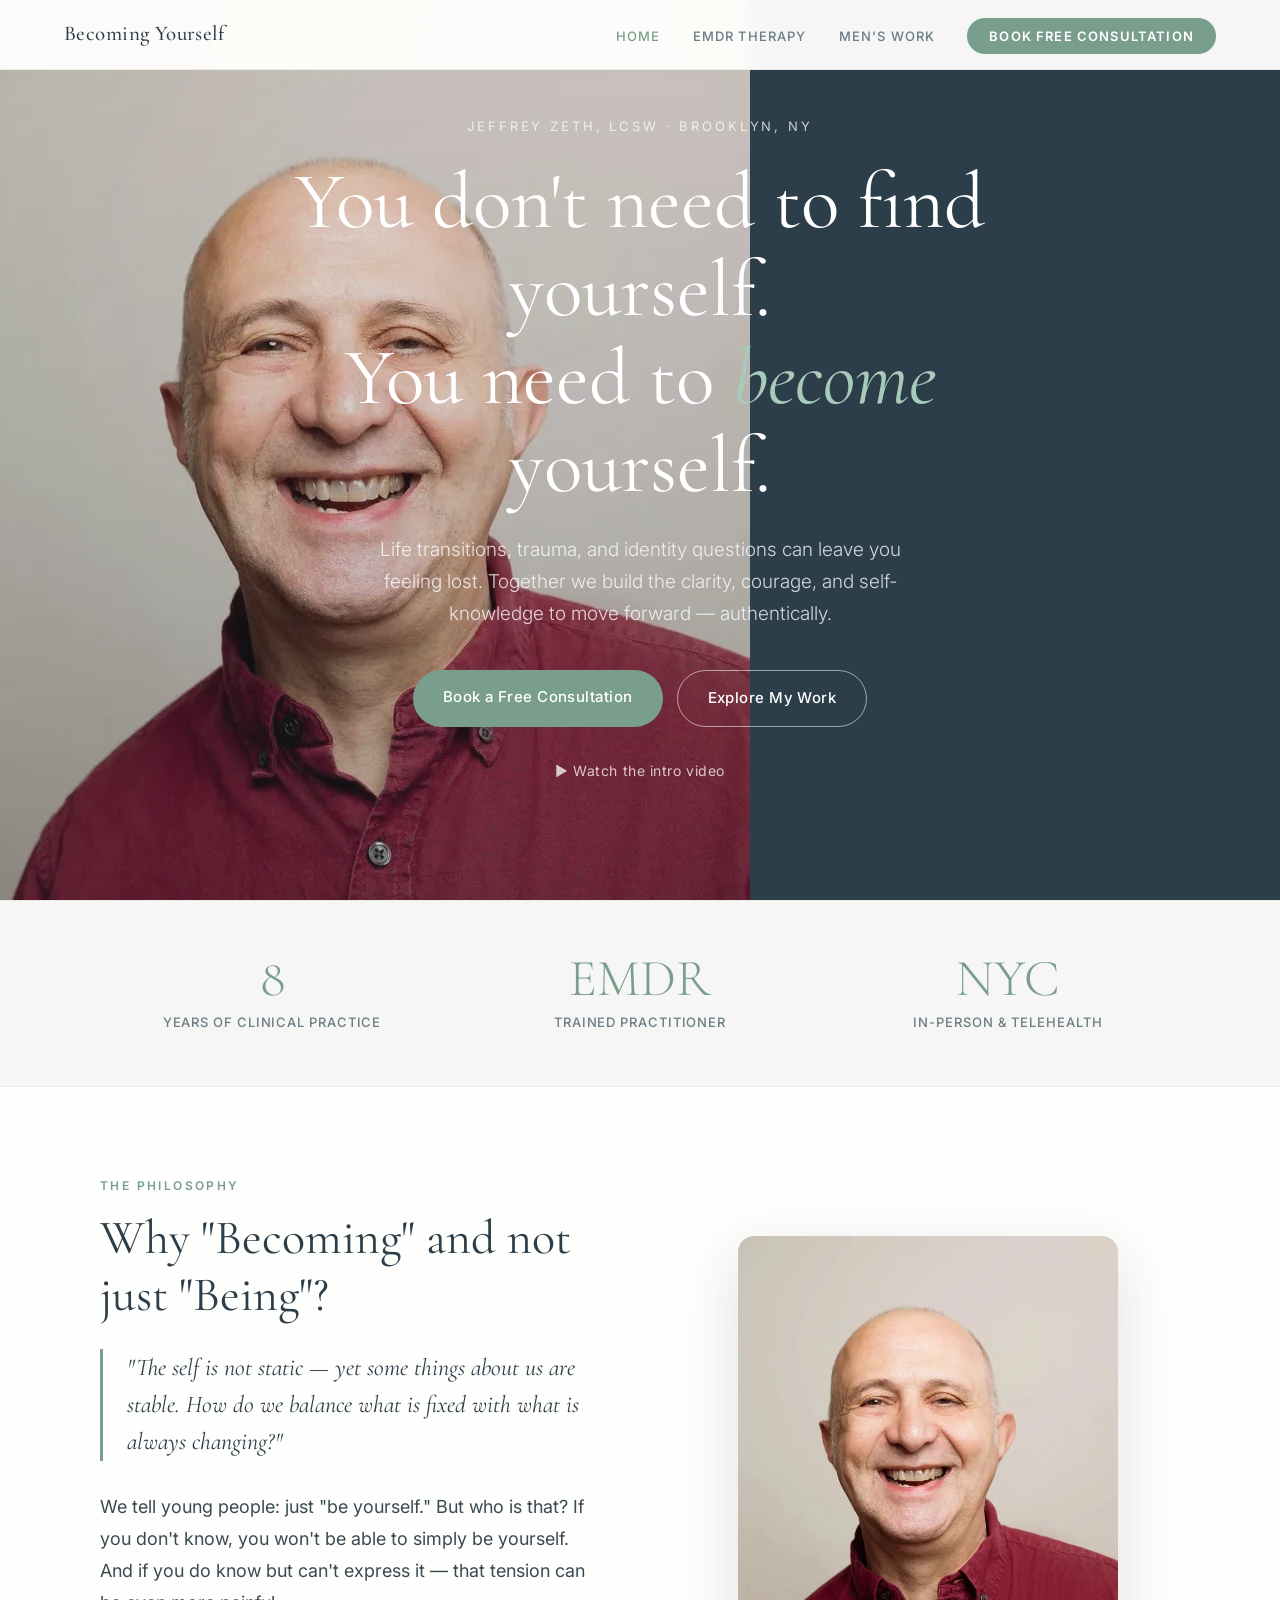
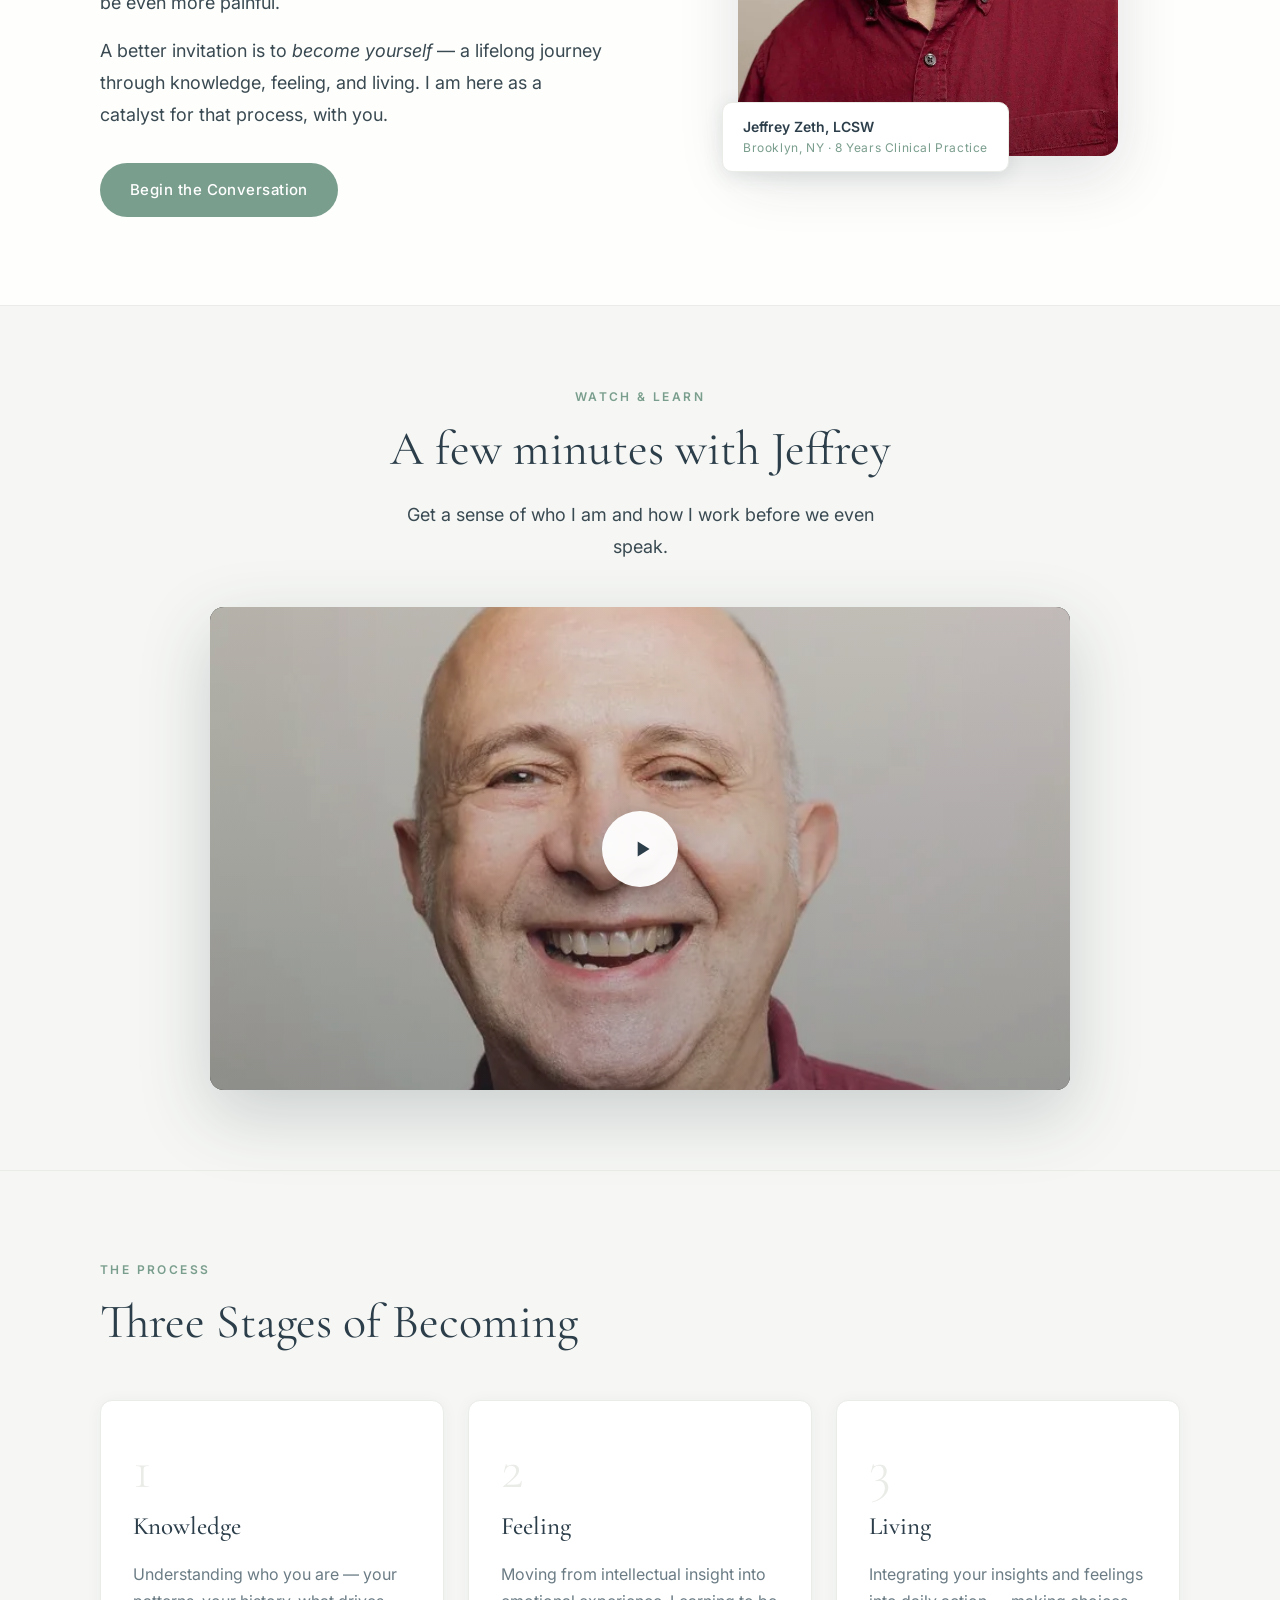
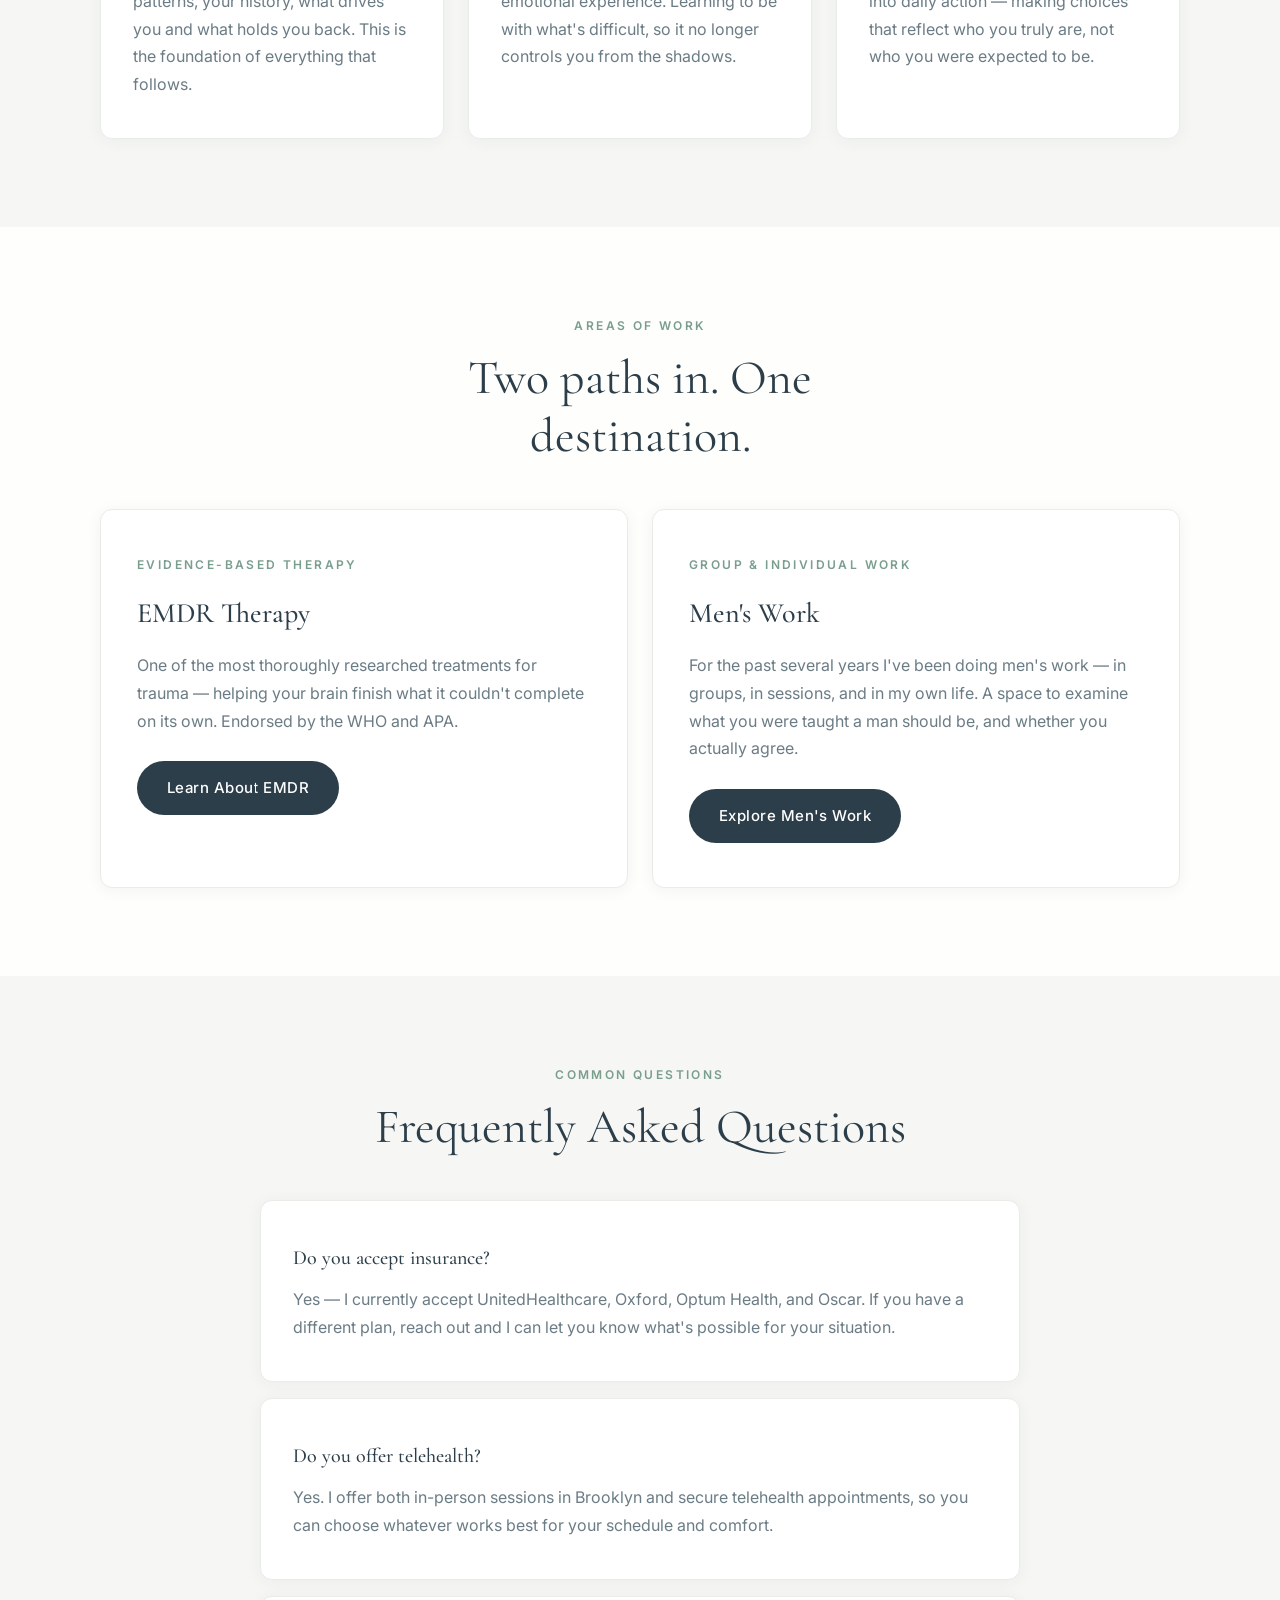
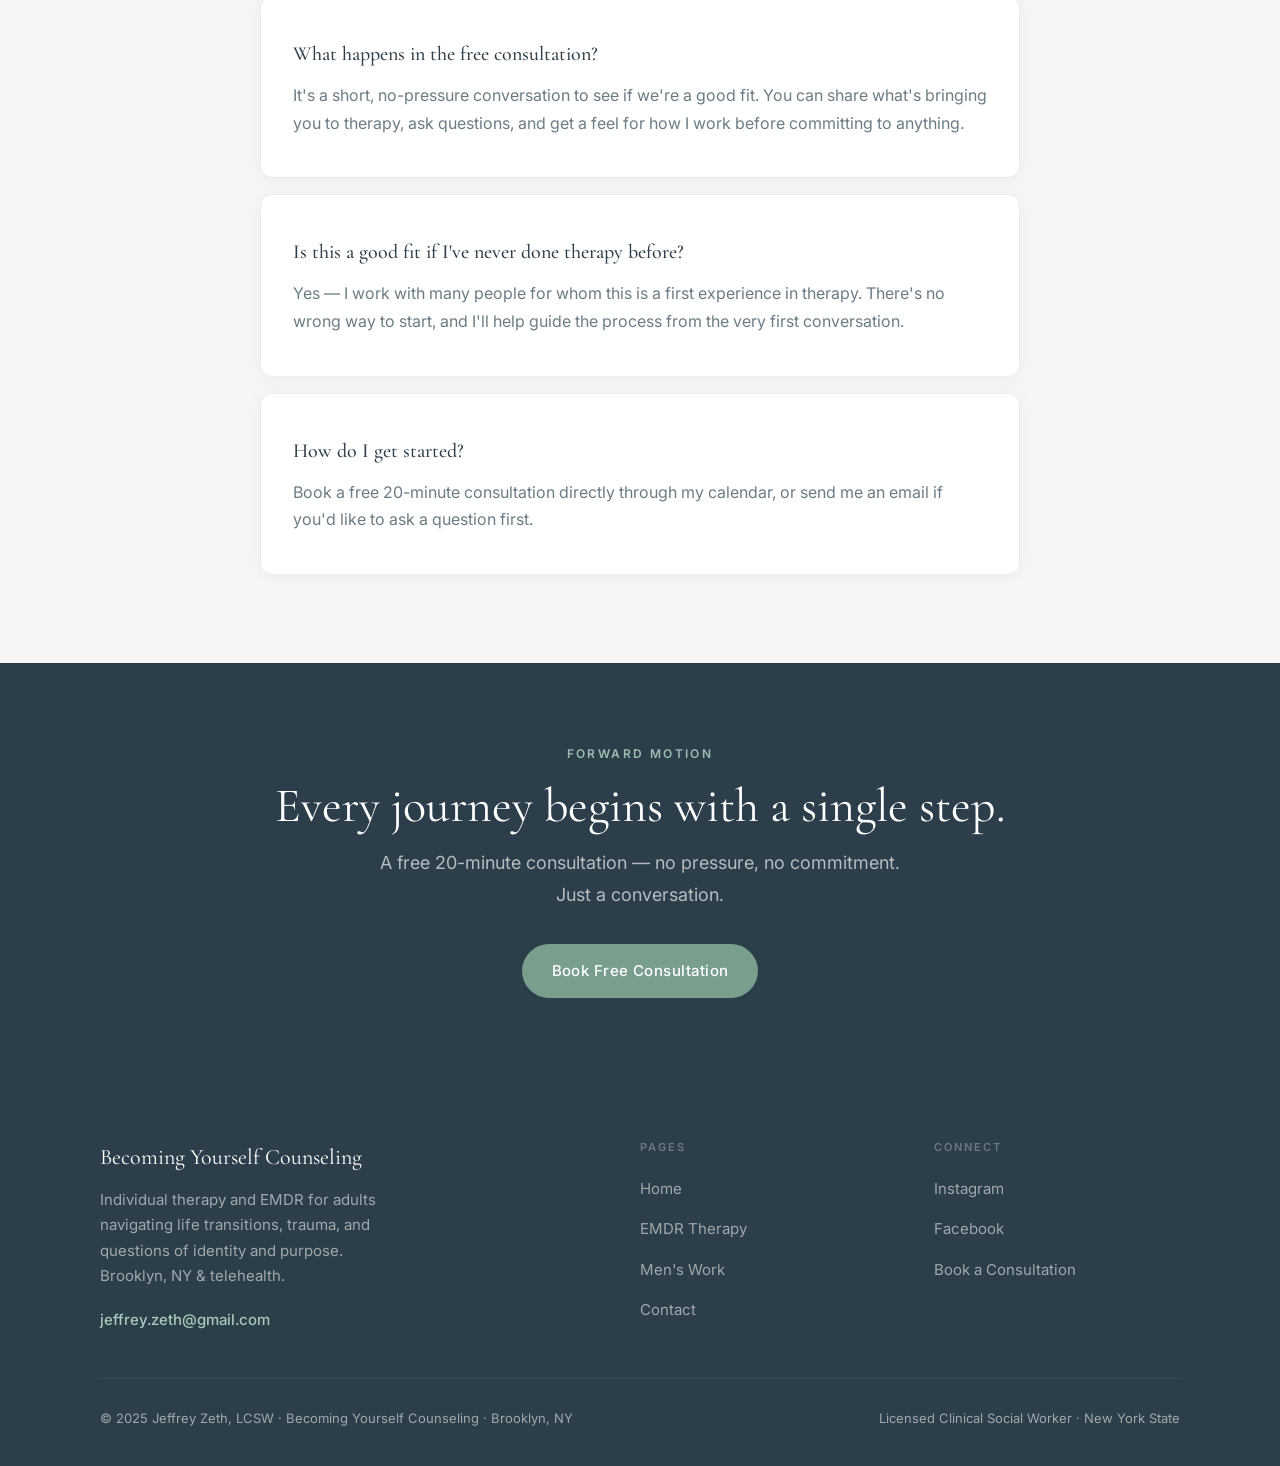
<file: index (4).html>
<!DOCTYPE html>
<html lang="en">
<head>
<meta charset="UTF-8">
<meta name="viewport" content="width=device-width, initial-scale=1.0">

<title>Jeffrey Zeth, LCSW — Becoming Yourself Counseling | NYC Therapist</title>
<meta name="description" content="Jeffrey Zeth is a Licensed Clinical Social Worker in New York City offering individual therapy, EMDR trauma treatment, and men's counseling. 8 years of clinical experience. In-person and telehealth.">
<meta name="keywords" content="LCSW New York City, therapist NYC, individual therapy New York, trauma therapy NYC, Jeffrey Zeth therapist, becoming yourself counseling">
<meta name="author" content="Jeffrey Zeth, LCSW">
<meta name="robots" content="index, follow">
<link rel="canonical" href="https://becomingyourself.nyc/">

<meta property="og:type" content="website">
<meta property="og:url" content="https://becomingyourself.nyc/">
<meta property="og:title" content="Jeffrey Zeth, LCSW — Becoming Yourself Counseling | NYC">
<meta property="og:description" content="Individual therapy, EMDR, and men's counseling in New York City. 8 years of clinical practice. Free 20-minute consultation.">
<meta property="og:image" content="https://becomingyourself.nyc/jeffrey-zeth-headshot.jpg">

<meta name="twitter:card" content="summary_large_image">
<meta name="twitter:title" content="Jeffrey Zeth, LCSW — Becoming Yourself Counseling">
<meta name="twitter:description" content="Individual therapy, EMDR, and men's counseling in New York City.">
<meta name="twitter:image" content="https://becomingyourself.nyc/jeffrey-zeth-headshot.jpg">

<script type="application/ld+json">
{
  "@context": "https://schema.org",
  "@type": "Person",
  "name": "Jeffrey Zeth",
  "jobTitle": "Licensed Clinical Social Worker",
  "honorificSuffix": "LCSW",
  "description": "Jeffrey Zeth, LCSW, is a Brooklyn, NY therapist with 8 years of clinical experience specializing in EMDR trauma therapy, individual psychotherapy, and men's counseling.",
  "url": "https://becomingyourself.nyc",
  "image": "https://becomingyourself.nyc/jeffrey-zeth-headshot.jpg",
  "email": "jeffrey.zeth@gmail.com",
  "address": {
    "@type": "PostalAddress",
    "streetAddress": "26 Court St",
    "addressLocality": "Brooklyn",
    "addressRegion": "NY",
    "postalCode": "11242",
    "addressCountry": "US"
  },
  "worksFor": {
    "@type": "MedicalBusiness",
    "name": "Becoming Yourself Counseling",
    "url": "https://becomingyourself.nyc",
    "address": {
      "@type": "PostalAddress",
      "streetAddress": "26 Court St",
      "addressLocality": "Brooklyn",
      "addressRegion": "NY",
      "postalCode": "11242",
      "addressCountry": "US"
    }
  },
  "knowsAbout": ["EMDR Therapy", "Trauma Treatment", "Men's Counseling", "Individual Psychotherapy", "Identity and Life Transitions"],
  "medicalSpecialty": ["Psychiatry and Mental Health"],
  "hasCredential": {
    "@type": "EducationalOccupationalCredential",
    "credentialCategory": "license",
    "name": "Licensed Clinical Social Worker (LCSW), New York State"
  },
  "makesOffer": [
    {"@type": "Offer", "itemOffered": {"@type": "MedicalTherapy", "name": "EMDR Therapy", "url": "https://becomingyourself.nyc/emdr.html"}},
    {"@type": "Offer", "itemOffered": {"@type": "MedicalTherapy", "name": "Individual Psychotherapy"}},
    {"@type": "Offer", "itemOffered": {"@type": "MedicalTherapy", "name": "Men's Counseling", "url": "https://becomingyourself.nyc/mens-work.html"}}
  ]
}
</script>

<script type="application/ld+json">
{
  "@context": "https://schema.org",
  "@type": "FAQPage",
  "mainEntity": [
    {
      "@type": "Question",
      "name": "Do you accept insurance?",
      "acceptedAnswer": {
        "@type": "Answer",
        "text": "Yes. Jeffrey Zeth currently accepts UnitedHealthcare, Oxford, Optum Health, and Oscar. For other plans, reach out to check what's possible."
      }
    },
    {
      "@type": "Question",
      "name": "Do you offer telehealth?",
      "acceptedAnswer": {
        "@type": "Answer",
        "text": "Yes. Jeffrey Zeth offers both in-person sessions in Brooklyn and secure telehealth appointments."
      }
    },
    {
      "@type": "Question",
      "name": "What happens in the free consultation?",
      "acceptedAnswer": {
        "@type": "Answer",
        "text": "It's a short, no-pressure conversation to see if it's a good fit. You can share what's bringing you to therapy, ask questions, and get a feel for how Jeffrey works before committing to anything."
      }
    },
    {
      "@type": "Question",
      "name": "Is this a good fit if I've never done therapy before?",
      "acceptedAnswer": {
        "@type": "Answer",
        "text": "Yes. Jeffrey works with many people for whom this is a first experience in therapy, and helps guide the process from the very first conversation."
      }
    },
    {
      "@type": "Question",
      "name": "How do I get started?",
      "acceptedAnswer": {
        "@type": "Answer",
        "text": "Book a free 20-minute consultation directly through the online calendar, or send an email to ask a question first."
      }
    }
  ]
}
</script>

<link rel="preconnect" href="https://fonts.googleapis.com">
<link href="https://fonts.googleapis.com/css2?family=Cormorant+Garamond:ital,wght@0,400;0,500;1,400&family=Inter:wght@300;400;500;600&display=swap" rel="stylesheet">
<link rel="icon" type="image/x-icon" href="favicon.ico">
<link rel="icon" type="image/png" sizes="32x32" href="favicon-32.png">
<link rel="icon" type="image/png" sizes="16x16" href="favicon-16.png">
<link rel="apple-touch-icon" sizes="180x180" href="favicon-180.png">
<link rel="icon" type="image/png" sizes="192x192" href="favicon-192.png">
<link rel="stylesheet" href="styles.css">
</head>

<body>

<nav role="navigation" aria-label="Main navigation">
  <a class="nav-logo" href="index.html" aria-label="Becoming Yourself Counseling — Home">Becoming Yourself</a>
  <ul class="nav-menu" role="menubar">
    <li role="none"><a href="index.html" role="menuitem" class="active">Home</a></li>
    <li role="none"><a href="emdr.html" role="menuitem">EMDR Therapy</a></li>
    <li role="none"><a href="mens-work.html" role="menuitem">Men's Work</a></li>
    <li role="none"><a href="https://jeffrey-zeth.clientsecure.me" target="_blank" rel="noopener" class="nav-book" role="menuitem">Book Free Consultation</a></li>
  </ul>
  <button class="hamburger" id="hbg" onclick="toggleMenu()" aria-label="Open menu" aria-expanded="false">
    <span></span><span></span><span></span>
  </button>
</nav>

<div class="mobile-menu" id="mob" role="navigation" aria-label="Mobile navigation">
  <a href="index.html">Home</a>
  <a href="emdr.html">EMDR Therapy</a>
  <a href="mens-work.html">Men's Work</a>
  <a href="https://jeffrey-zeth.clientsecure.me" target="_blank" rel="noopener" class="m-book">Book Free Consultation</a>
</div>

<!-- HERO -->
<div class="hero" role="banner">
  <div class="hero-photo-wrap" aria-hidden="true">
    <picture>
      <source srcset="jeffrey-zeth-headshot.webp" type="image/webp">
      <img src="jeffrey-zeth-headshot.jpg" alt="Jeffrey Zeth, LCSW, therapist in Brooklyn, New York" class="hero-photo">
    </picture>
  </div>
  <div class="hero-overlay"></div>
  <div class="hero-content">
    <p class="hero-eyebrow">Jeffrey Zeth, LCSW · Brooklyn, NY</p>
    <h1 class="hero-h1">
      You don't need to find yourself.<br>
      You need to <em>become</em> yourself.
    </h1>
    <p class="hero-sub">Life transitions, trauma, and identity questions can leave you feeling lost. Together we build the clarity, courage, and self-knowledge to move forward — authentically.</p>
    <div class="hero-btns">
      <a href="https://jeffrey-zeth.clientsecure.me" target="_blank" rel="noopener" class="btn btn-sage">Book a Free Consultation</a>
      <a href="emdr.html" class="btn btn-outline-white">Explore My Work</a>
    </div>
    <a href="#video" class="hero-video-hint" onclick="document.getElementById('video').scrollIntoView({behavior:'smooth'});setTimeout(playHeroVideo,500);return false;">▶ Watch the intro video</a>
  </div>
</div>

<!-- STATS -->
<div class="stats-bar" aria-label="Practice highlights">
  <div class="stats-grid">
    <div class="reveal"><div class="stat-n">8</div><div class="stat-l">Years of Clinical Practice</div></div>
    <div class="reveal"><div class="stat-n">EMDR</div><div class="stat-l">Trained Practitioner</div></div>
    <div class="reveal"><div class="stat-n">NYC</div><div class="stat-l">In-Person &amp; Telehealth</div></div>
  </div>
</div>

<!-- PHILOSOPHY + PHOTO -->
<section class="section" style="background:var(--cream)">
  <div class="inner">
    <div class="two-col">
      <div class="reveal">
        <span class="s-label">The Philosophy</span>
        <h2 class="s-h2">Why "Becoming" and not just "Being"?</h2>
        <div class="pull-quote">"The self is not static — yet some things about us are stable. How do we balance what is fixed with what is always changing?"</div>
        <p class="s-body" style="margin-bottom:16px">We tell young people: just "be yourself." But who is that? If you don't know, you won't be able to simply be yourself. And if you do know but can't express it — that tension can be even more painful.</p>
        <p class="s-body" style="margin-bottom:32px">A better invitation is to <em>become yourself</em> — a lifelong journey through knowledge, feeling, and living. I am here as a catalyst for that process, with you.</p>
        <a href="https://jeffrey-zeth.clientsecure.me" target="_blank" rel="noopener" class="btn btn-sage">Begin the Conversation</a>
      </div>
      <div class="reveal">
        <div class="headshot-frame">
          <picture>
            <source srcset="jeffrey-zeth-headshot.webp" type="image/webp">
            <img src="jeffrey-zeth-headshot.jpg" alt="Jeffrey Zeth, Licensed Clinical Social Worker, Brooklyn, New York therapist specializing in EMDR and men's counseling" width="420" height="520">
          </picture>
          <div class="headshot-tag">Jeffrey Zeth, LCSW<span>Brooklyn, NY · 8 Years Clinical Practice</span></div>
        </div>
      </div>
    </div>
  </div>
</section>

<!-- VIDEO -->
<div class="video-section" id="video">
  <div class="inner">
    <div class="video-intro reveal">
      <span class="s-label" style="justify-content:center;display:block">Watch &amp; Learn</span>
      <h2 class="s-h2" style="color:var(--slate);text-align:center">A few minutes with Jeffrey</h2>
      <p class="s-body" style="text-align:center;max-width:520px;margin:0 auto">Get a sense of who I am and how I work before we even speak.</p>
    </div>
    <div class="video-player reveal" id="videoPlayer" style="margin-top:40px" onclick="playHeroVideo()">
      <picture>
        <source srcset="jeffrey-zeth-headshot.webp" type="image/webp">
        <img src="jeffrey-zeth-headshot.jpg" alt="Jeffrey Zeth, LCSW — click to watch introduction video" class="video-poster">
      </picture>
      <div class="video-poster-tint"></div>
      <button class="video-play-btn" aria-label="Play introduction video" type="button">
        <svg viewBox="0 0 24 24" width="26" height="26" fill="currentColor"><path d="M8 5v14l11-7z"/></svg>
      </button>
    </div>
  </div>
</div>

<!-- PROCESS -->
<section class="section" style="background:var(--warm)">
  <div class="inner">
    <div class="reveal">
      <span class="s-label">The Process</span>
      <h2 class="s-h2">Three Stages of Becoming</h2>
    </div>
    <div class="cards-3">
      <article class="card reveal">
        <div class="card-num">1</div>
        <h3 class="card-title">Knowledge</h3>
        <p class="card-body">Understanding who you are — your patterns, your history, what drives you and what holds you back. This is the foundation of everything that follows.</p>
      </article>
      <article class="card reveal">
        <div class="card-num">2</div>
        <h3 class="card-title">Feeling</h3>
        <p class="card-body">Moving from intellectual insight into emotional experience. Learning to be with what's difficult, so it no longer controls you from the shadows.</p>
      </article>
      <article class="card reveal">
        <div class="card-num">3</div>
        <h3 class="card-title">Living</h3>
        <p class="card-body">Integrating your insights and feelings into daily action — making choices that reflect who you truly are, not who you were expected to be.</p>
      </article>
    </div>
  </div>
</section>

<!-- SERVICES -->
<section class="section" style="background:var(--cream)">
  <div class="inner">
    <div class="reveal" style="text-align:center;margin-bottom:44px">
      <span class="s-label">Areas of Work</span>
      <h2 class="s-h2" style="max-width:540px;margin:0 auto">Two paths in. One destination.</h2>
    </div>
    <div class="cards-2">
      <article class="card reveal" style="padding:44px 36px">
        <span class="s-label">Evidence-Based Therapy</span>
        <h3 class="card-title" style="font-size:28px;margin-bottom:14px">EMDR Therapy</h3>
        <p class="card-body" style="margin-bottom:26px">One of the most thoroughly researched treatments for trauma — helping your brain finish what it couldn't complete on its own. Endorsed by the WHO and APA.</p>
        <a href="emdr.html" class="btn btn-dark">Learn About EMDR</a>
      </article>
      <article class="card reveal" style="padding:44px 36px">
        <span class="s-label">Group &amp; Individual Work</span>
        <h3 class="card-title" style="font-size:28px;margin-bottom:14px">Men's Work</h3>
        <p class="card-body" style="margin-bottom:26px">For the past several years I've been doing men's work — in groups, in sessions, and in my own life. A space to examine what you were taught a man should be, and whether you actually agree.</p>
        <a href="mens-work.html" class="btn btn-dark">Explore Men's Work</a>
      </article>
    </div>
  </div>
</section>

<!-- FAQ -->
<section class="section" style="background:var(--warm)">
  <div class="inner">
    <div class="reveal" style="text-align:center;margin-bottom:44px">
      <span class="s-label" style="justify-content:center;display:block">Common Questions</span>
      <h2 class="s-h2" style="max-width:560px;margin:0 auto">Frequently Asked Questions</h2>
    </div>
    <div style="max-width:760px;margin:0 auto">
      <div class="card reveal" style="margin-bottom:16px">
        <h3 class="card-title" style="font-size:20px;margin-bottom:10px">Do you accept insurance?</h3>
        <p class="card-body">Yes — I currently accept UnitedHealthcare, Oxford, Optum Health, and Oscar. If you have a different plan, reach out and I can let you know what's possible for your situation.</p>
      </div>
      <div class="card reveal" style="margin-bottom:16px">
        <h3 class="card-title" style="font-size:20px;margin-bottom:10px">Do you offer telehealth?</h3>
        <p class="card-body">Yes. I offer both in-person sessions in Brooklyn and secure telehealth appointments, so you can choose whatever works best for your schedule and comfort.</p>
      </div>
      <div class="card reveal" style="margin-bottom:16px">
        <h3 class="card-title" style="font-size:20px;margin-bottom:10px">What happens in the free consultation?</h3>
        <p class="card-body">It's a short, no-pressure conversation to see if we're a good fit. You can share what's bringing you to therapy, ask questions, and get a feel for how I work before committing to anything.</p>
      </div>
      <div class="card reveal" style="margin-bottom:16px">
        <h3 class="card-title" style="font-size:20px;margin-bottom:10px">Is this a good fit if I've never done therapy before?</h3>
        <p class="card-body">Yes — I work with many people for whom this is a first experience in therapy. There's no wrong way to start, and I'll help guide the process from the very first conversation.</p>
      </div>
      <div class="card reveal">
        <h3 class="card-title" style="font-size:20px;margin-bottom:10px">How do I get started?</h3>
        <p class="card-body">Book a free 20-minute consultation directly through my calendar, or send me an email if you'd like to ask a question first.</p>
      </div>
    </div>
  </div>
</section>

<!-- CTA -->
<div class="cta-band">
  <div class="inner reveal">
    <span class="s-label">Forward Motion</span>
    <h2 class="s-h2">Every journey begins with a single step.</h2>
    <p>A free 20-minute consultation — no pressure, no commitment. Just a conversation.</p>
    <a href="https://jeffrey-zeth.clientsecure.me" target="_blank" rel="noopener" class="btn btn-sage">Book Free Consultation</a>
  </div>
</div>


<footer role="contentinfo">
  <div class="footer-grid">
    <div>
      <div class="footer-brand">Becoming Yourself Counseling</div>
      <p class="footer-desc">Individual therapy and EMDR for adults navigating life transitions, trauma, and questions of identity and purpose. Brooklyn, NY &amp; telehealth.</p>
      <a href="mailto:jeffrey.zeth@gmail.com" class="footer-email">jeffrey.zeth@gmail.com</a>
    </div>
    <div class="footer-col">
      <h4>Pages</h4>
      <ul>
        <li><a href="index.html">Home</a></li>
        <li><a href="emdr.html">EMDR Therapy</a></li>
        <li><a href="mens-work.html">Men's Work</a></li>
        <li><a href="https://jeffrey-zeth.clientsecure.me" target="_blank" rel="noopener">Contact</a></li>
      </ul>
    </div>
    <div class="footer-col">
      <h4>Connect</h4>
      <ul>
        <li><a href="#">Instagram</a></li>
        <li><a href="#">Facebook</a></li>
        <li><a href="https://jeffrey-zeth.clientsecure.me" target="_blank" rel="noopener">Book a Consultation</a></li>
      </ul>
    </div>
  </div>
  <div class="footer-bottom">
    <span>© 2025 Jeffrey Zeth, LCSW · Becoming Yourself Counseling · Brooklyn, NY</span>
    <span>Licensed Clinical Social Worker · New York State</span>
  </div>
</footer>

<script src="site.js"></script>
</body>
</html>
</file>
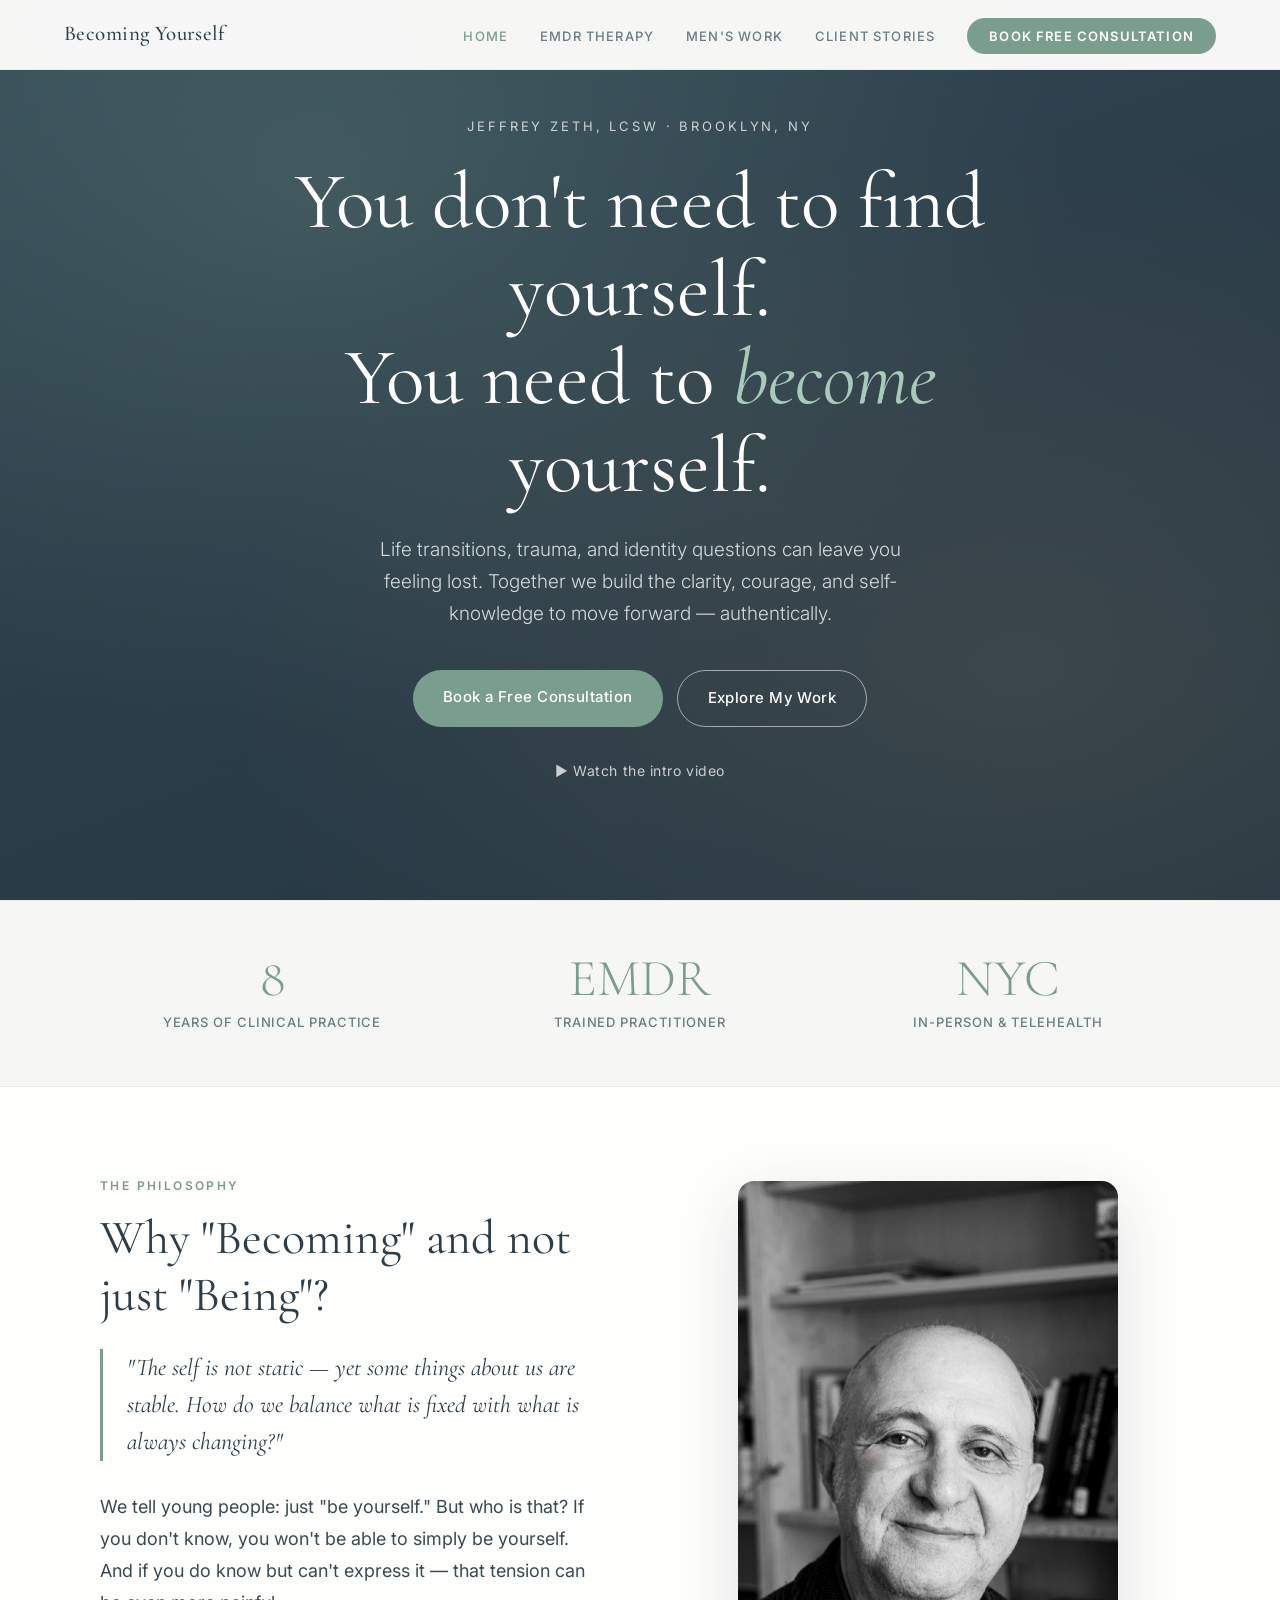
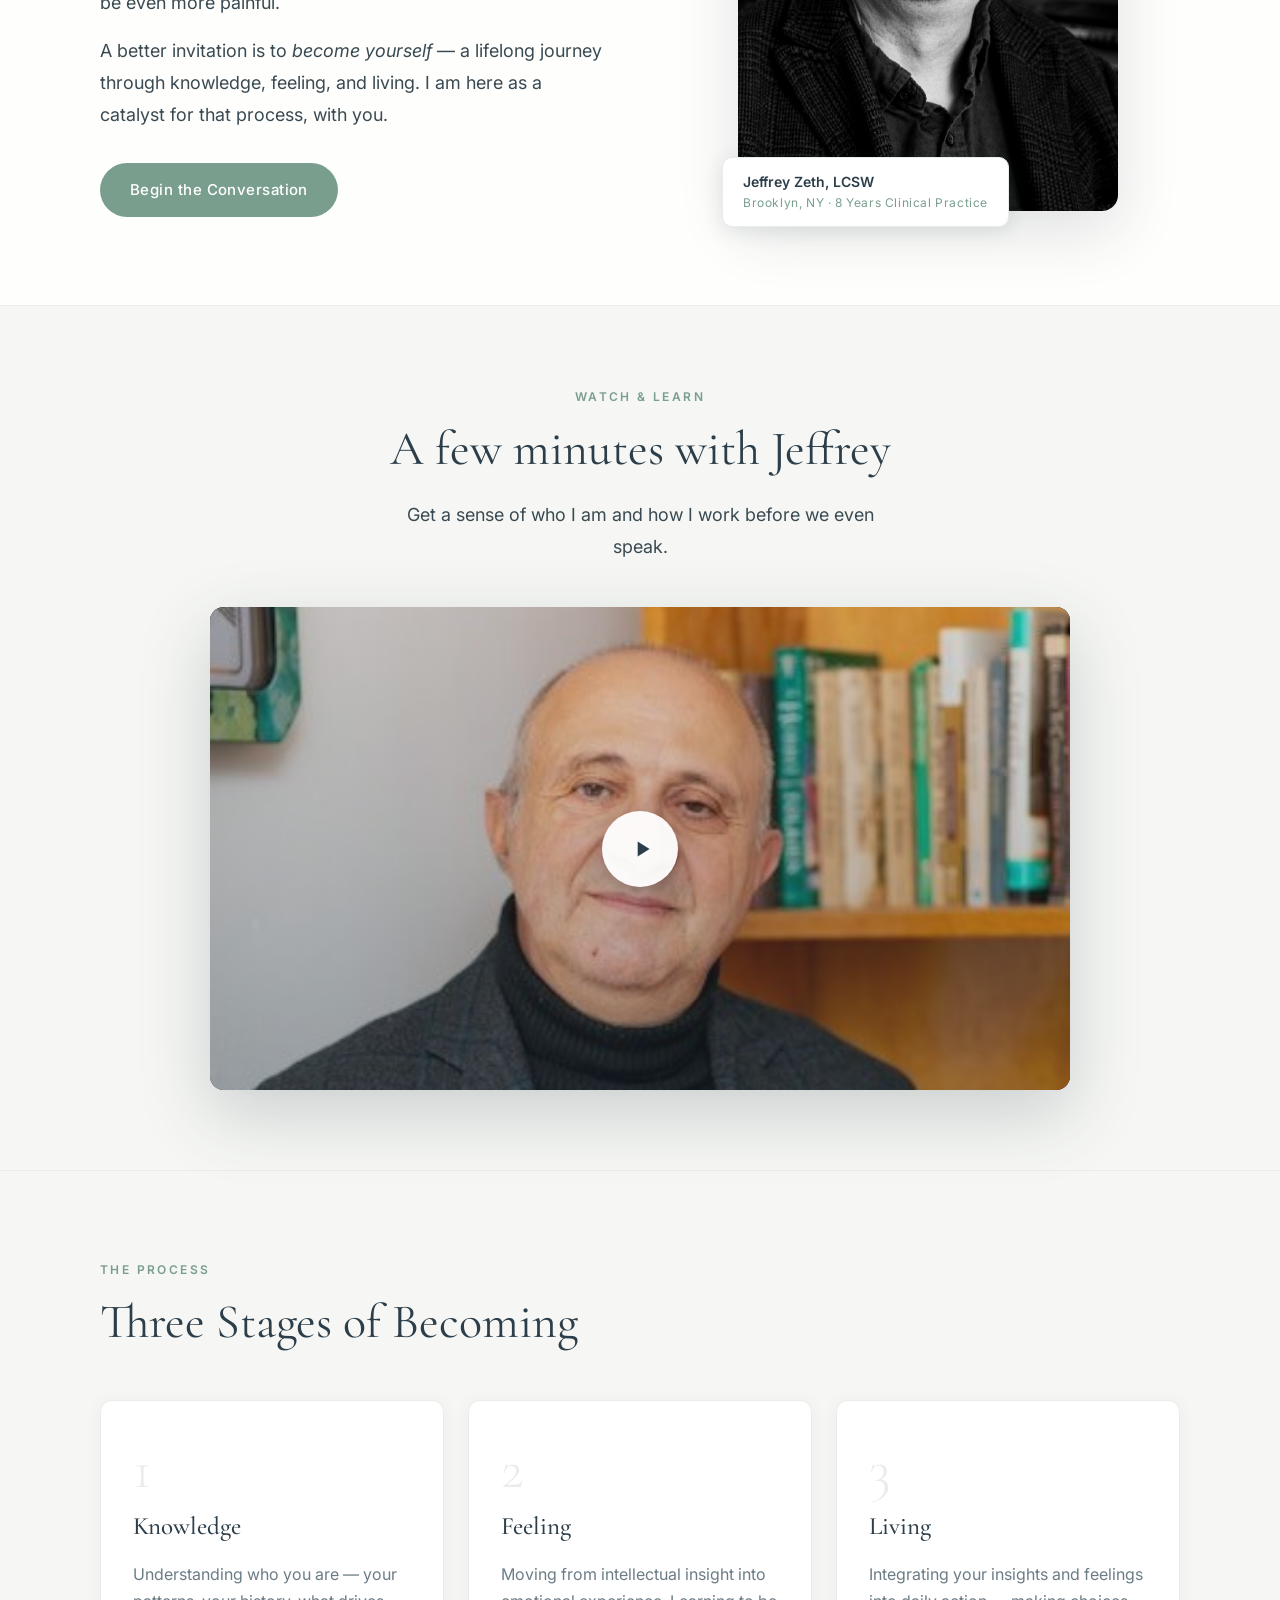
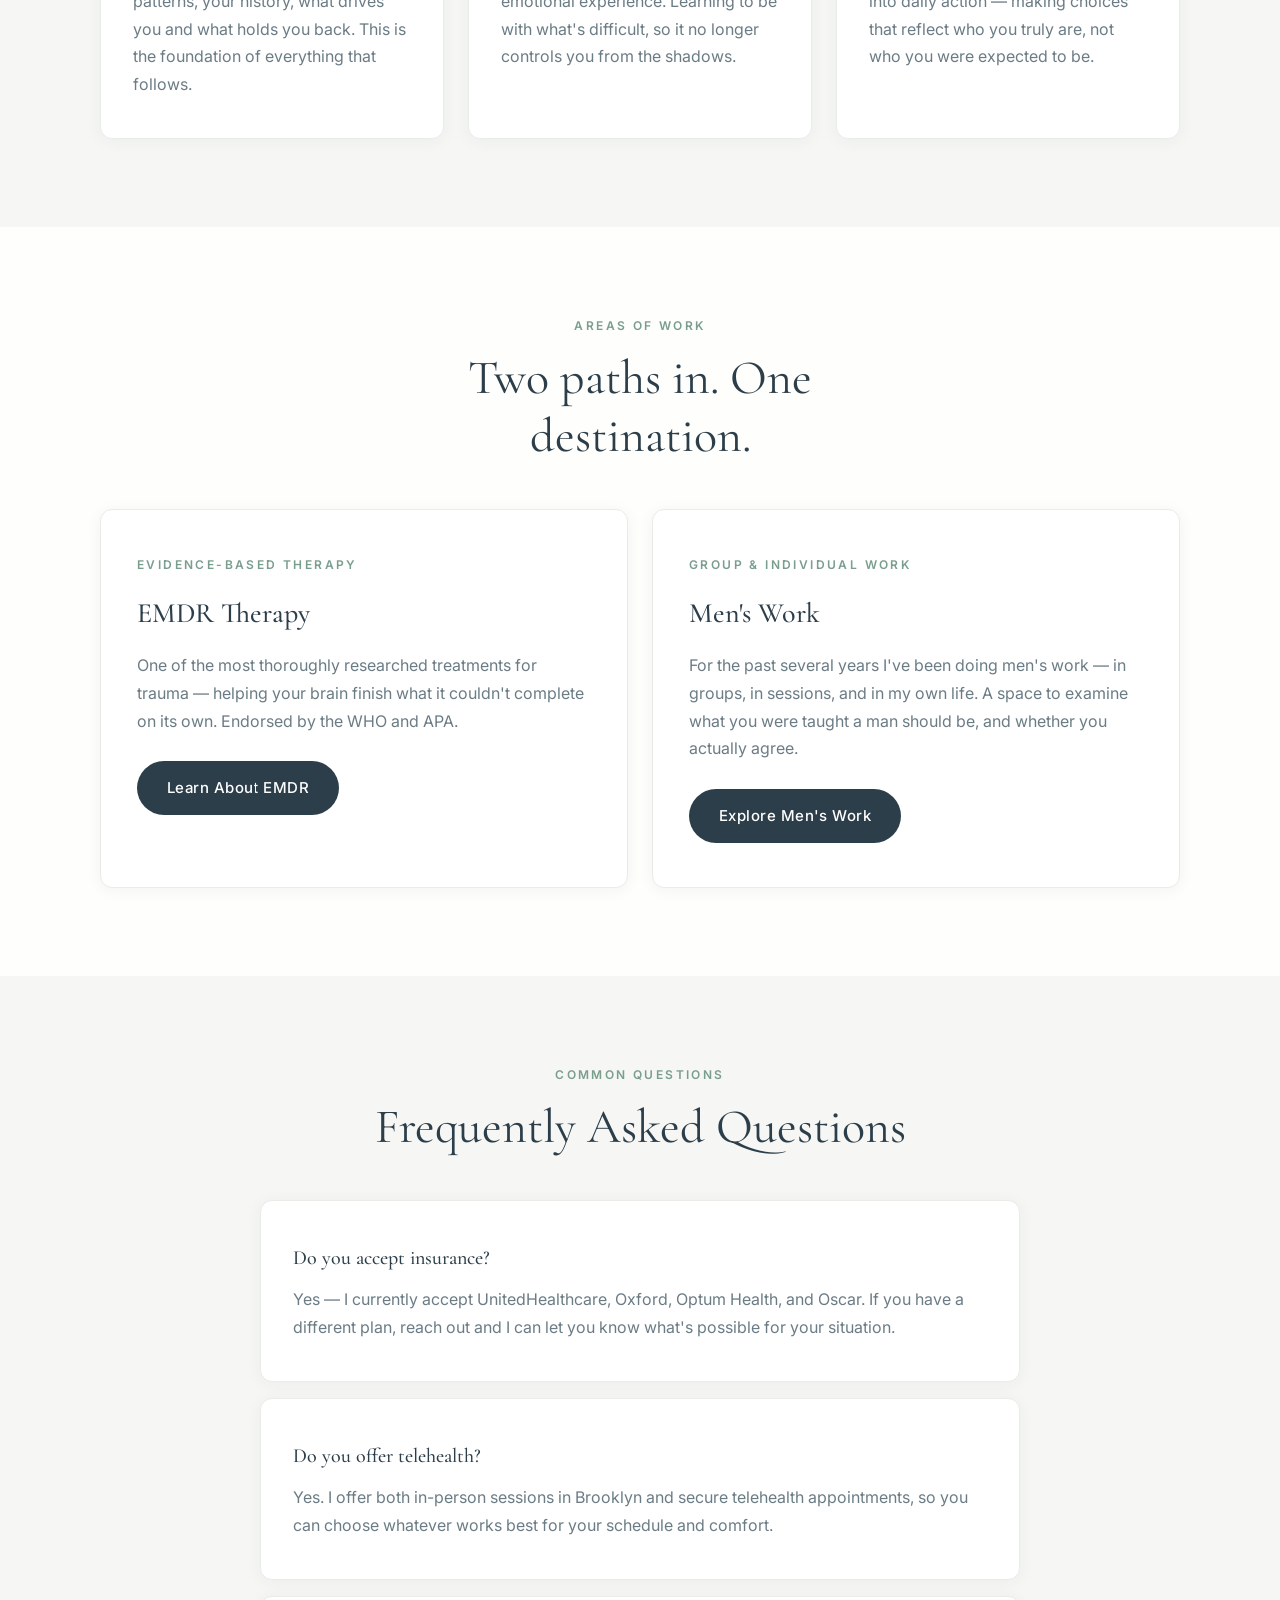
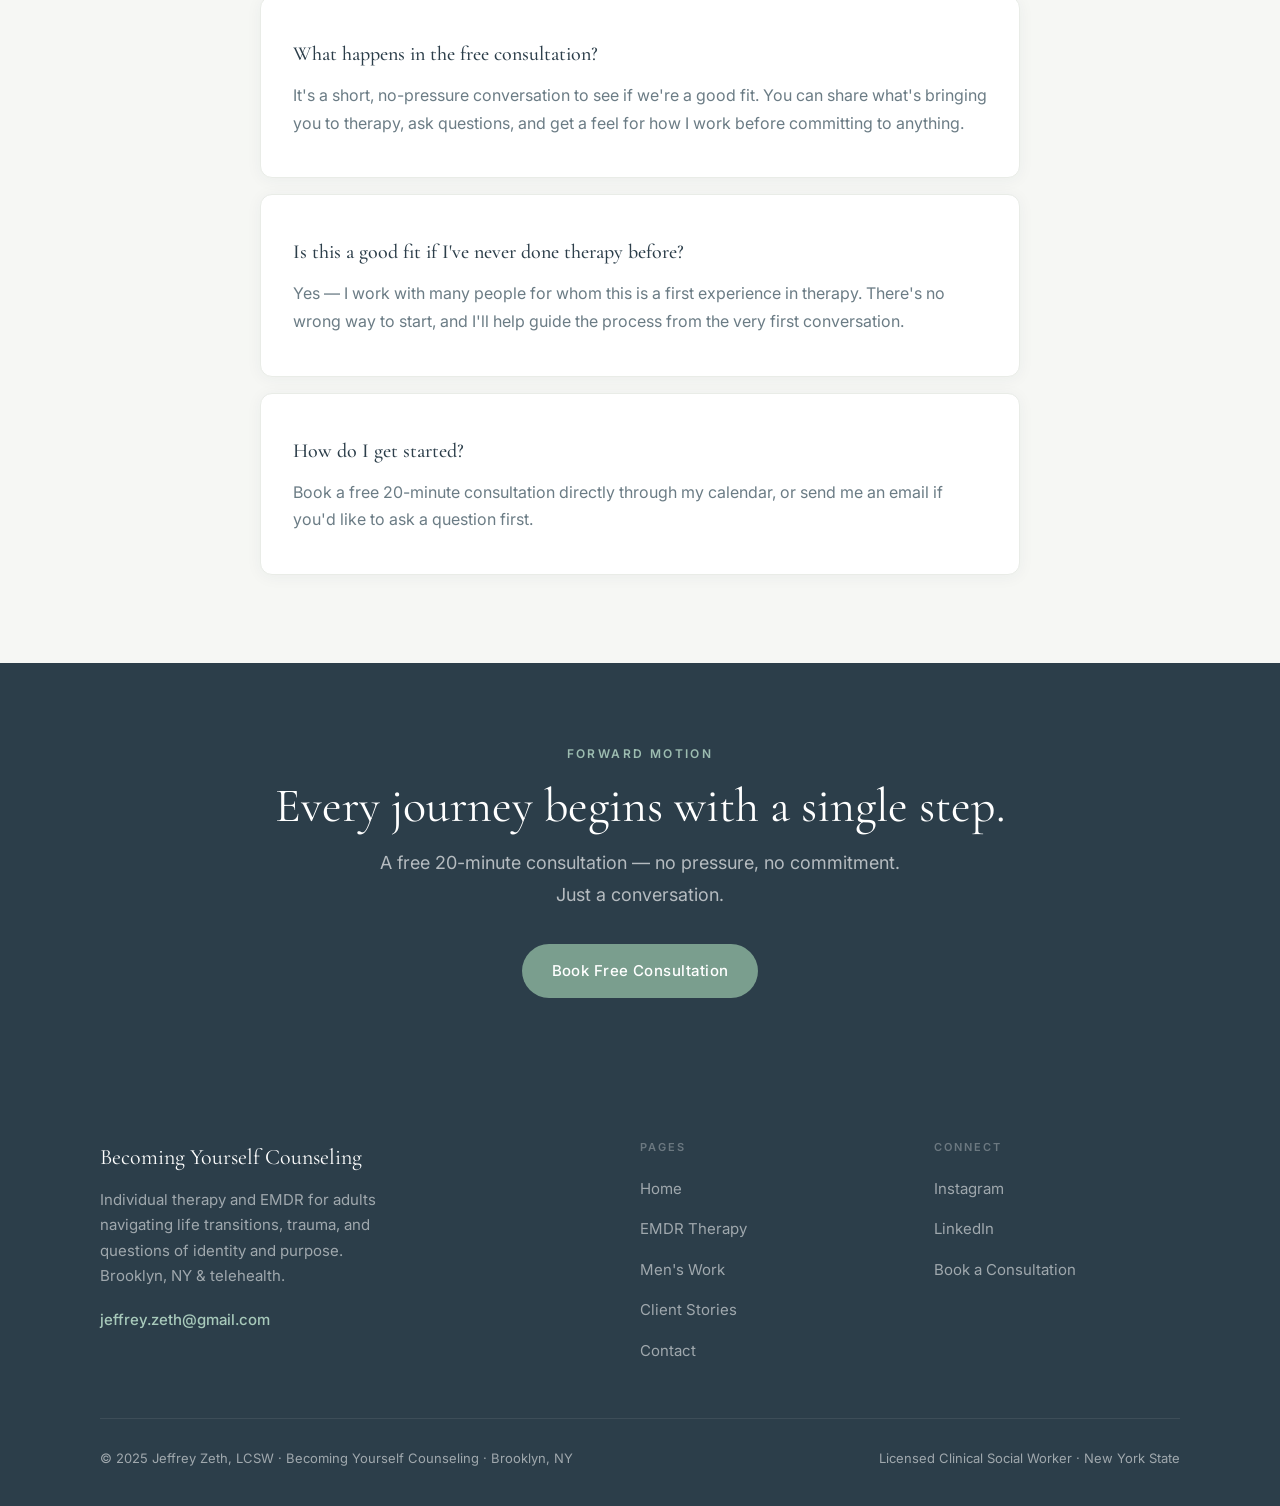
<file: index (5).html>
<!DOCTYPE html>
<html lang="en">
<head>
<meta charset="UTF-8">
<meta name="viewport" content="width=device-width, initial-scale=1.0">

<title>Jeffrey Zeth, LCSW — Becoming Yourself Counseling | NYC Therapist</title>
<meta name="description" content="Jeffrey Zeth is a Licensed Clinical Social Worker in New York City offering individual therapy, EMDR trauma treatment, and men's counseling. 8 years of clinical experience. In-person and telehealth.">
<meta name="keywords" content="LCSW New York City, therapist NYC, individual therapy New York, trauma therapy NYC, Jeffrey Zeth therapist, becoming yourself counseling">
<meta name="author" content="Jeffrey Zeth, LCSW">
<meta name="robots" content="index, follow">
<link rel="canonical" href="https://becomingyourself.nyc/">

<meta property="og:type" content="website">
<meta property="og:url" content="https://becomingyourself.nyc/">
<meta property="og:title" content="Jeffrey Zeth, LCSW — Becoming Yourself Counseling | NYC">
<meta property="og:description" content="Individual therapy, EMDR, and men's counseling in New York City. 8 years of clinical practice. Free 20-minute consultation.">
<meta property="og:image" content="https://becomingyourself.nyc/jeffrey-office.jpg">

<meta name="twitter:card" content="summary_large_image">
<meta name="twitter:title" content="Jeffrey Zeth, LCSW — Becoming Yourself Counseling">
<meta name="twitter:description" content="Individual therapy, EMDR, and men's counseling in New York City.">
<meta name="twitter:image" content="https://becomingyourself.nyc/jeffrey-office.jpg">

<script type="application/ld+json">
{
  "@context": "https://schema.org",
  "@type": "Person",
  "name": "Jeffrey Zeth",
  "jobTitle": "Licensed Clinical Social Worker",
  "honorificSuffix": "LCSW",
  "description": "Jeffrey Zeth, LCSW, is a Brooklyn, NY therapist with 8 years of clinical experience specializing in EMDR trauma therapy, individual psychotherapy, and men's counseling.",
  "url": "https://becomingyourself.nyc",
  "image": "https://becomingyourself.nyc/jeffrey-office.jpg",
  "email": "jeffrey.zeth@gmail.com",
  "address": {
    "@type": "PostalAddress",
    "streetAddress": "26 Court St",
    "addressLocality": "Brooklyn",
    "addressRegion": "NY",
    "postalCode": "11242",
    "addressCountry": "US"
  },
  "worksFor": {
    "@type": "MedicalBusiness",
    "name": "Becoming Yourself Counseling",
    "url": "https://becomingyourself.nyc",
    "address": {
      "@type": "PostalAddress",
      "streetAddress": "26 Court St",
      "addressLocality": "Brooklyn",
      "addressRegion": "NY",
      "postalCode": "11242",
      "addressCountry": "US"
    }
  },
  "knowsAbout": ["EMDR Therapy", "Trauma Treatment", "Men's Counseling", "Individual Psychotherapy", "Identity and Life Transitions"],
  "medicalSpecialty": ["Psychiatry and Mental Health"],
  "hasCredential": {
    "@type": "EducationalOccupationalCredential",
    "credentialCategory": "license",
    "name": "Licensed Clinical Social Worker (LCSW), New York State"
  },
  "makesOffer": [
    {"@type": "Offer", "itemOffered": {"@type": "MedicalTherapy", "name": "EMDR Therapy", "url": "https://becomingyourself.nyc/emdr.html"}},
    {"@type": "Offer", "itemOffered": {"@type": "MedicalTherapy", "name": "Individual Psychotherapy"}},
    {"@type": "Offer", "itemOffered": {"@type": "MedicalTherapy", "name": "Men's Counseling", "url": "https://becomingyourself.nyc/mens-work.html"}}
  ]
}
</script>

<script type="application/ld+json">
{
  "@context": "https://schema.org",
  "@type": "FAQPage",
  "mainEntity": [
    {
      "@type": "Question",
      "name": "Do you accept insurance?",
      "acceptedAnswer": {
        "@type": "Answer",
        "text": "Yes. Jeffrey Zeth currently accepts UnitedHealthcare, Oxford, Optum Health, and Oscar. For other plans, reach out to check what's possible."
      }
    },
    {
      "@type": "Question",
      "name": "Do you offer telehealth?",
      "acceptedAnswer": {
        "@type": "Answer",
        "text": "Yes. Jeffrey Zeth offers both in-person sessions in Brooklyn and secure telehealth appointments."
      }
    },
    {
      "@type": "Question",
      "name": "What happens in the free consultation?",
      "acceptedAnswer": {
        "@type": "Answer",
        "text": "It's a short, no-pressure conversation to see if it's a good fit. You can share what's bringing you to therapy, ask questions, and get a feel for how Jeffrey works before committing to anything."
      }
    },
    {
      "@type": "Question",
      "name": "Is this a good fit if I've never done therapy before?",
      "acceptedAnswer": {
        "@type": "Answer",
        "text": "Yes. Jeffrey works with many people for whom this is a first experience in therapy, and helps guide the process from the very first conversation."
      }
    },
    {
      "@type": "Question",
      "name": "How do I get started?",
      "acceptedAnswer": {
        "@type": "Answer",
        "text": "Book a free 20-minute consultation directly through the online calendar, or send an email to ask a question first."
      }
    }
  ]
}
</script>

<link rel="preconnect" href="https://fonts.googleapis.com">
<link href="https://fonts.googleapis.com/css2?family=Cormorant+Garamond:ital,wght@0,400;0,500;1,400&family=Inter:wght@300;400;500;600&display=swap" rel="stylesheet">
<link rel="icon" type="image/x-icon" href="favicon.ico">
<link rel="icon" type="image/png" sizes="32x32" href="favicon-32.png">
<link rel="icon" type="image/png" sizes="16x16" href="favicon-16.png">
<link rel="apple-touch-icon" sizes="180x180" href="favicon-180.png">
<link rel="icon" type="image/png" sizes="192x192" href="favicon-192.png">
<link rel="stylesheet" href="styles.css">
</head>

<body>

<nav role="navigation" aria-label="Main navigation">
  <a class="nav-logo" href="index.html" aria-label="Becoming Yourself Counseling — Home">Becoming Yourself</a>
  <ul class="nav-menu" role="menubar">
    <li role="none"><a href="index.html" role="menuitem" class="active">Home</a></li>
    <li role="none"><a href="emdr.html" role="menuitem">EMDR Therapy</a></li>
    <li role="none"><a href="mens-work.html" role="menuitem">Men's Work</a></li>
    <li role="none"><a href="testimonials.html" role="menuitem">Client Stories</a></li>
    <li role="none"><a href="https://jeffrey-zeth.clientsecure.me" target="_blank" rel="noopener" class="nav-book" role="menuitem">Book Free Consultation</a></li>
  </ul>
  <button class="hamburger" id="hbg" onclick="toggleMenu()" aria-label="Open menu" aria-expanded="false">
    <span></span><span></span><span></span>
  </button>
</nav>

<div class="mobile-menu" id="mob" role="navigation" aria-label="Mobile navigation">
  <a href="index.html">Home</a>
  <a href="emdr.html">EMDR Therapy</a>
  <a href="mens-work.html">Men's Work</a>
  <a href="testimonials.html">Client Stories</a>
  <a href="https://jeffrey-zeth.clientsecure.me" target="_blank" rel="noopener" class="m-book">Book Free Consultation</a>
</div>

<!-- HERO -->
<div class="hero" role="banner">
  <div class="hero-photo-wrap" aria-hidden="true">
    <div class="hero-gradient"></div>
  </div>
  <div class="hero-overlay"></div>
  <div class="hero-content">
    <p class="hero-eyebrow">Jeffrey Zeth, LCSW · Brooklyn, NY</p>
    <h1 class="hero-h1">
      You don't need to find yourself.<br>
      You need to <em>become</em> yourself.
    </h1>
    <p class="hero-sub">Life transitions, trauma, and identity questions can leave you feeling lost. Together we build the clarity, courage, and self-knowledge to move forward — authentically.</p>
    <div class="hero-btns">
      <a href="https://jeffrey-zeth.clientsecure.me" target="_blank" rel="noopener" class="btn btn-sage">Book a Free Consultation</a>
      <a href="emdr.html" class="btn btn-outline-white">Explore My Work</a>
    </div>
    <a href="#video" class="hero-video-hint" onclick="document.getElementById('video').scrollIntoView({behavior:'smooth'});setTimeout(playHeroVideo,500);return false;">▶ Watch the intro video</a>
  </div>
</div>

<!-- STATS -->
<div class="stats-bar" aria-label="Practice highlights">
  <div class="stats-grid">
    <div class="reveal"><div class="stat-n">8</div><div class="stat-l">Years of Clinical Practice</div></div>
    <div class="reveal"><div class="stat-n">EMDR</div><div class="stat-l">Trained Practitioner</div></div>
    <div class="reveal"><div class="stat-n">NYC</div><div class="stat-l">In-Person &amp; Telehealth</div></div>
  </div>
</div>

<!-- PHILOSOPHY + PHOTO -->
<section class="section" style="background:var(--cream)">
  <div class="inner">
    <div class="two-col">
      <div class="reveal">
        <span class="s-label">The Philosophy</span>
        <h2 class="s-h2">Why "Becoming" and not just "Being"?</h2>
        <div class="pull-quote">"The self is not static — yet some things about us are stable. How do we balance what is fixed with what is always changing?"</div>
        <p class="s-body" style="margin-bottom:16px">We tell young people: just "be yourself." But who is that? If you don't know, you won't be able to simply be yourself. And if you do know but can't express it — that tension can be even more painful.</p>
        <p class="s-body" style="margin-bottom:32px">A better invitation is to <em>become yourself</em> — a lifelong journey through knowledge, feeling, and living. I am here as a catalyst for that process, with you.</p>
        <a href="https://jeffrey-zeth.clientsecure.me" target="_blank" rel="noopener" class="btn btn-sage">Begin the Conversation</a>
      </div>
      <div class="reveal">
        <div class="headshot-frame">
          <img src="jeffrey-hero.jpg" alt="Jeffrey Zeth, Licensed Clinical Social Worker, Brooklyn, New York" width="420" height="630">
          <div class="headshot-tag">Jeffrey Zeth, LCSW<span>Brooklyn, NY · 8 Years Clinical Practice</span></div>
        </div>
      </div>
    </div>
  </div>
</section>

<!-- VIDEO -->
<div class="video-section" id="video">
  <div class="inner">
    <div class="video-intro reveal">
      <span class="s-label" style="justify-content:center;display:block">Watch &amp; Learn</span>
      <h2 class="s-h2" style="color:var(--slate);text-align:center">A few minutes with Jeffrey</h2>
      <p class="s-body" style="text-align:center;max-width:520px;margin:0 auto">Get a sense of who I am and how I work before we even speak.</p>
    </div>
    <div class="video-player reveal" id="videoPlayer" style="margin-top:40px" onclick="playHeroVideo()">
      <img src="jeffrey-office.jpg" alt="Jeffrey Zeth, LCSW — click to watch introduction video" class="video-poster">
      <div class="video-poster-tint"></div>
      <button class="video-play-btn" aria-label="Play introduction video" type="button">
        <svg viewBox="0 0 24 24" width="26" height="26" fill="currentColor"><path d="M8 5v14l11-7z"/></svg>
      </button>
    </div>
  </div>
</div>

<!-- PROCESS -->
<section class="section" style="background:var(--warm)">
  <div class="inner">
    <div class="reveal">
      <span class="s-label">The Process</span>
      <h2 class="s-h2">Three Stages of Becoming</h2>
    </div>
    <div class="cards-3">
      <article class="card reveal">
        <div class="card-num">1</div>
        <h3 class="card-title">Knowledge</h3>
        <p class="card-body">Understanding who you are — your patterns, your history, what drives you and what holds you back. This is the foundation of everything that follows.</p>
      </article>
      <article class="card reveal">
        <div class="card-num">2</div>
        <h3 class="card-title">Feeling</h3>
        <p class="card-body">Moving from intellectual insight into emotional experience. Learning to be with what's difficult, so it no longer controls you from the shadows.</p>
      </article>
      <article class="card reveal">
        <div class="card-num">3</div>
        <h3 class="card-title">Living</h3>
        <p class="card-body">Integrating your insights and feelings into daily action — making choices that reflect who you truly are, not who you were expected to be.</p>
      </article>
    </div>
  </div>
</section>

<!-- SERVICES -->
<section class="section" style="background:var(--cream)">
  <div class="inner">
    <div class="reveal" style="text-align:center;margin-bottom:44px">
      <span class="s-label">Areas of Work</span>
      <h2 class="s-h2" style="max-width:540px;margin:0 auto">Two paths in. One destination.</h2>
    </div>
    <div class="cards-2">
      <article class="card reveal" style="padding:44px 36px">
        <span class="s-label">Evidence-Based Therapy</span>
        <h3 class="card-title" style="font-size:28px;margin-bottom:14px">EMDR Therapy</h3>
        <p class="card-body" style="margin-bottom:26px">One of the most thoroughly researched treatments for trauma — helping your brain finish what it couldn't complete on its own. Endorsed by the WHO and APA.</p>
        <a href="emdr.html" class="btn btn-dark">Learn About EMDR</a>
      </article>
      <article class="card reveal" style="padding:44px 36px">
        <span class="s-label">Group &amp; Individual Work</span>
        <h3 class="card-title" style="font-size:28px;margin-bottom:14px">Men's Work</h3>
        <p class="card-body" style="margin-bottom:26px">For the past several years I've been doing men's work — in groups, in sessions, and in my own life. A space to examine what you were taught a man should be, and whether you actually agree.</p>
        <a href="mens-work.html" class="btn btn-dark">Explore Men's Work</a>
      </article>
    </div>
  </div>
</section>

<!-- FAQ -->
<section class="section" style="background:var(--warm)">
  <div class="inner">
    <div class="reveal" style="text-align:center;margin-bottom:44px">
      <span class="s-label" style="justify-content:center;display:block">Common Questions</span>
      <h2 class="s-h2" style="max-width:560px;margin:0 auto">Frequently Asked Questions</h2>
    </div>
    <div style="max-width:760px;margin:0 auto">
      <div class="card reveal" style="margin-bottom:16px">
        <h3 class="card-title" style="font-size:20px;margin-bottom:10px">Do you accept insurance?</h3>
        <p class="card-body">Yes — I currently accept UnitedHealthcare, Oxford, Optum Health, and Oscar. If you have a different plan, reach out and I can let you know what's possible for your situation.</p>
      </div>
      <div class="card reveal" style="margin-bottom:16px">
        <h3 class="card-title" style="font-size:20px;margin-bottom:10px">Do you offer telehealth?</h3>
        <p class="card-body">Yes. I offer both in-person sessions in Brooklyn and secure telehealth appointments, so you can choose whatever works best for your schedule and comfort.</p>
      </div>
      <div class="card reveal" style="margin-bottom:16px">
        <h3 class="card-title" style="font-size:20px;margin-bottom:10px">What happens in the free consultation?</h3>
        <p class="card-body">It's a short, no-pressure conversation to see if we're a good fit. You can share what's bringing you to therapy, ask questions, and get a feel for how I work before committing to anything.</p>
      </div>
      <div class="card reveal" style="margin-bottom:16px">
        <h3 class="card-title" style="font-size:20px;margin-bottom:10px">Is this a good fit if I've never done therapy before?</h3>
        <p class="card-body">Yes — I work with many people for whom this is a first experience in therapy. There's no wrong way to start, and I'll help guide the process from the very first conversation.</p>
      </div>
      <div class="card reveal">
        <h3 class="card-title" style="font-size:20px;margin-bottom:10px">How do I get started?</h3>
        <p class="card-body">Book a free 20-minute consultation directly through my calendar, or send me an email if you'd like to ask a question first.</p>
      </div>
    </div>
  </div>
</section>

<!-- CTA -->
<div class="cta-band">
  <div class="inner reveal">
    <span class="s-label">Forward Motion</span>
    <h2 class="s-h2">Every journey begins with a single step.</h2>
    <p>A free 20-minute consultation — no pressure, no commitment. Just a conversation.</p>
    <a href="https://jeffrey-zeth.clientsecure.me" target="_blank" rel="noopener" class="btn btn-sage">Book Free Consultation</a>
  </div>
</div>


<footer role="contentinfo">
  <div class="footer-grid">
    <div>
      <div class="footer-brand">Becoming Yourself Counseling</div>
      <p class="footer-desc">Individual therapy and EMDR for adults navigating life transitions, trauma, and questions of identity and purpose. Brooklyn, NY &amp; telehealth.</p>
      <a href="mailto:jeffrey.zeth@gmail.com" class="footer-email">jeffrey.zeth@gmail.com</a>
    </div>
    <div class="footer-col">
      <h4>Pages</h4>
      <ul>
        <li><a href="index.html">Home</a></li>
        <li><a href="emdr.html">EMDR Therapy</a></li>
        <li><a href="mens-work.html">Men's Work</a></li>
        <li><a href="testimonials.html">Client Stories</a></li>
        <li><a href="https://jeffrey-zeth.clientsecure.me" target="_blank" rel="noopener">Contact</a></li>
      </ul>
    </div>
    <div class="footer-col">
      <h4>Connect</h4>
      <ul>
        <li><a href="https://www.instagram.com/jeffreyz_therapy" target="_blank" rel="noopener">Instagram</a></li>
        <li><a href="https://www.linkedin.com/in/jeffrey-zeth-a5503a2b" target="_blank" rel="noopener">LinkedIn</a></li>
        <li><a href="https://jeffrey-zeth.clientsecure.me" target="_blank" rel="noopener">Book a Consultation</a></li>
      </ul>
    </div>
  </div>
  <div class="footer-bottom">
    <span>© 2025 Jeffrey Zeth, LCSW · Becoming Yourself Counseling · Brooklyn, NY</span>
    <span>Licensed Clinical Social Worker · New York State</span>
  </div>
</footer>

<script src="site.js"></script>
</body>
</html>
</file>
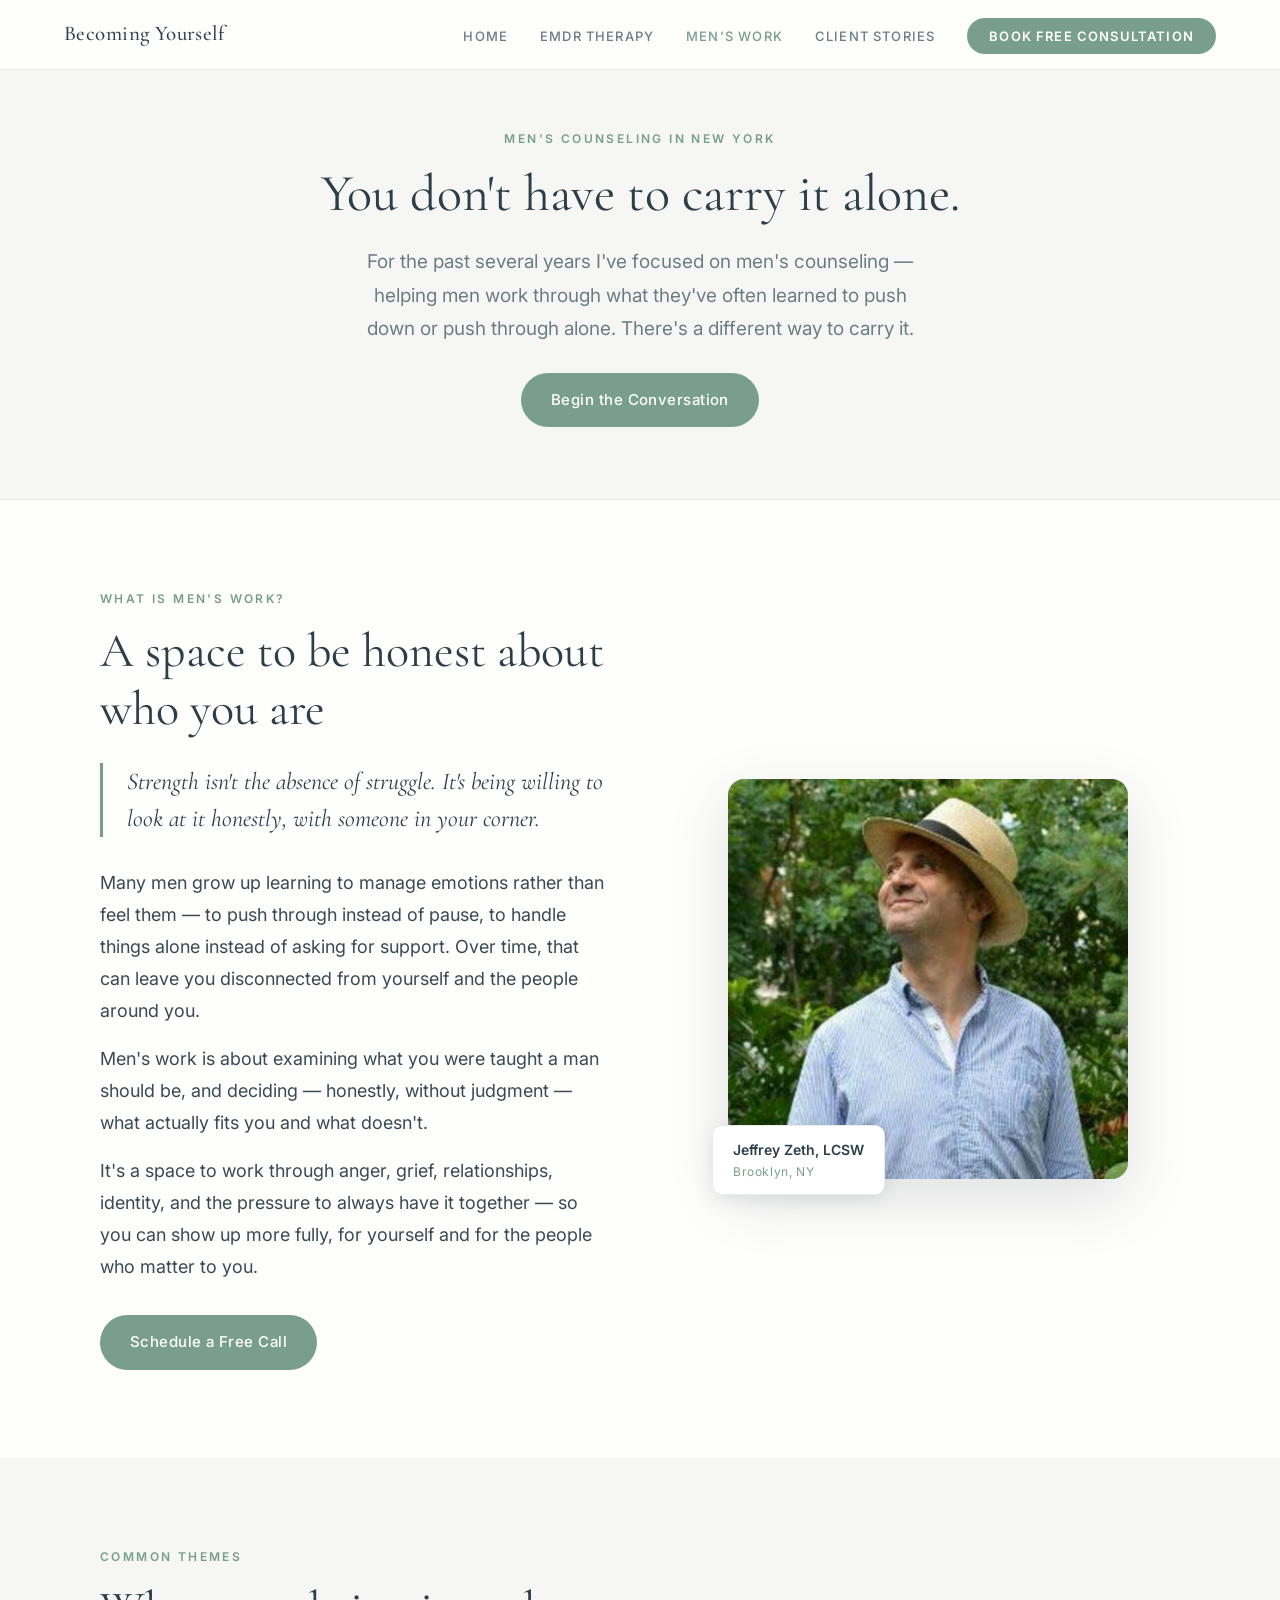
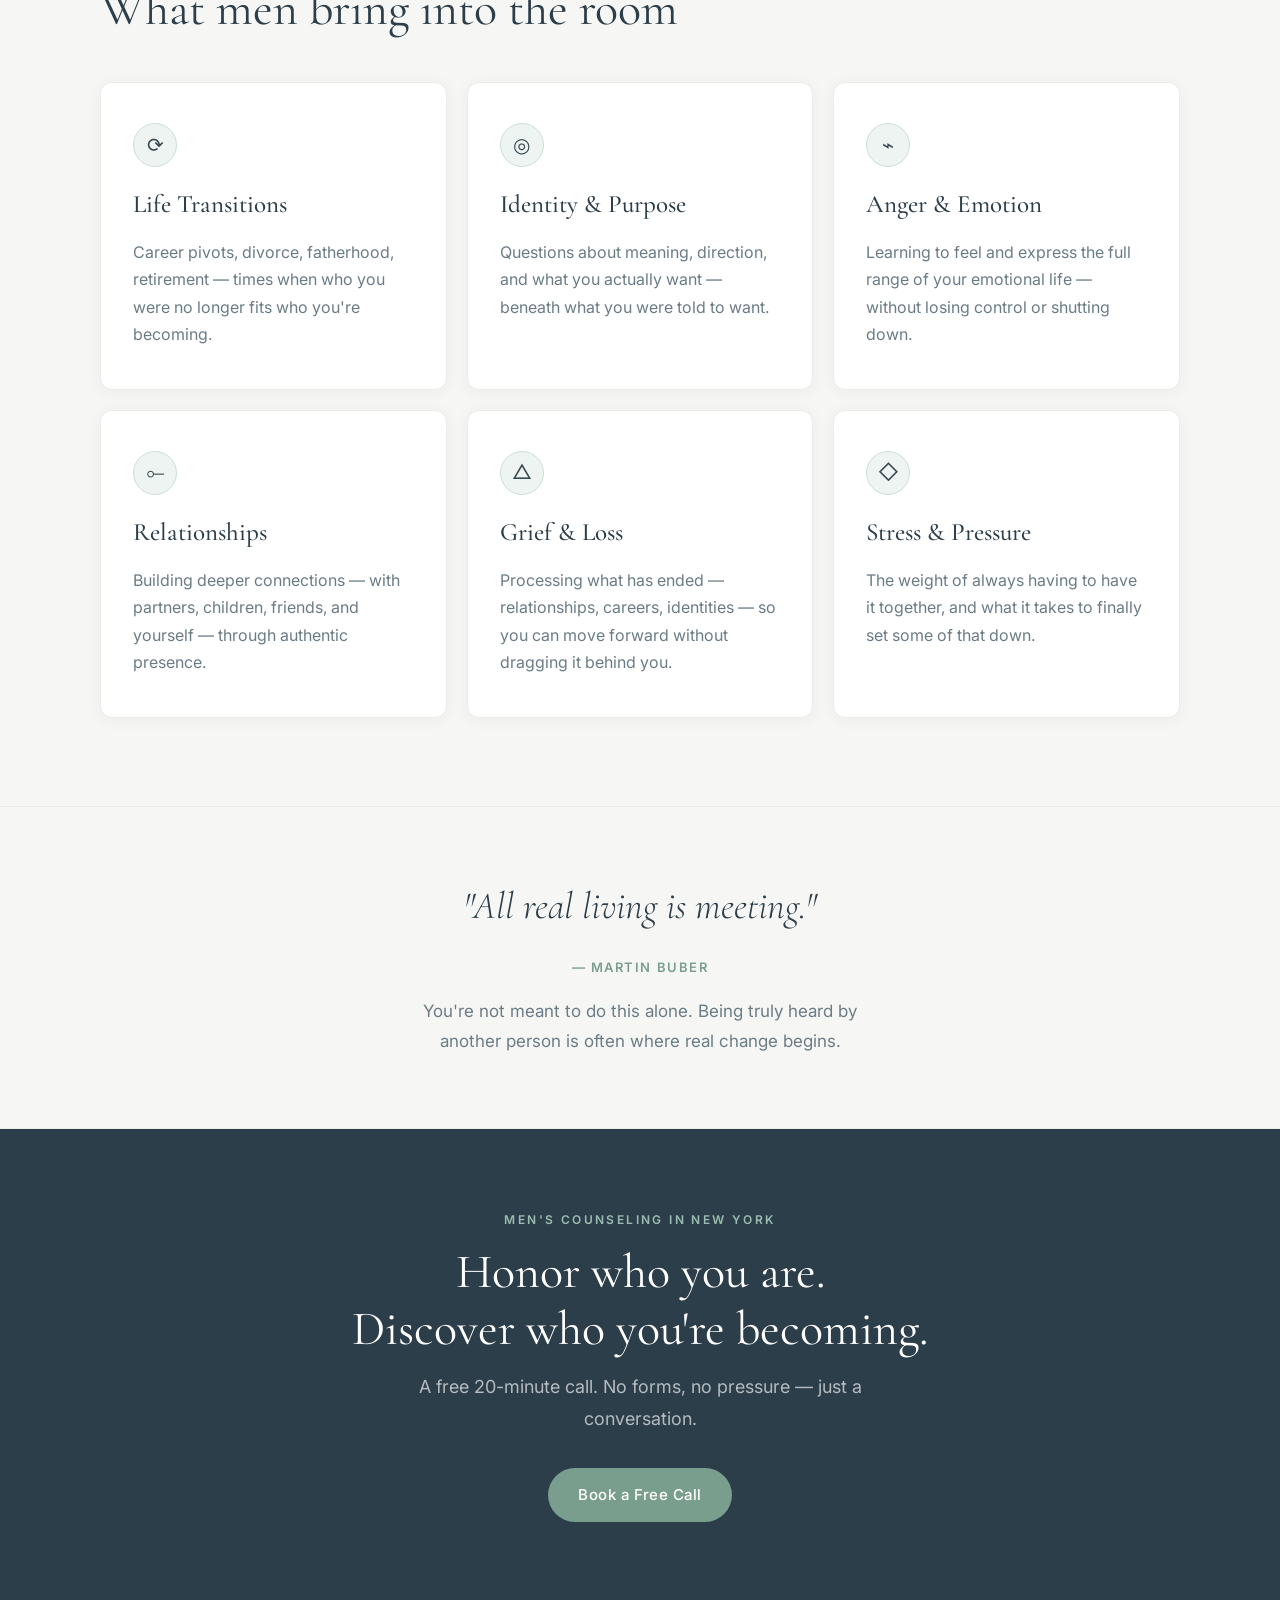
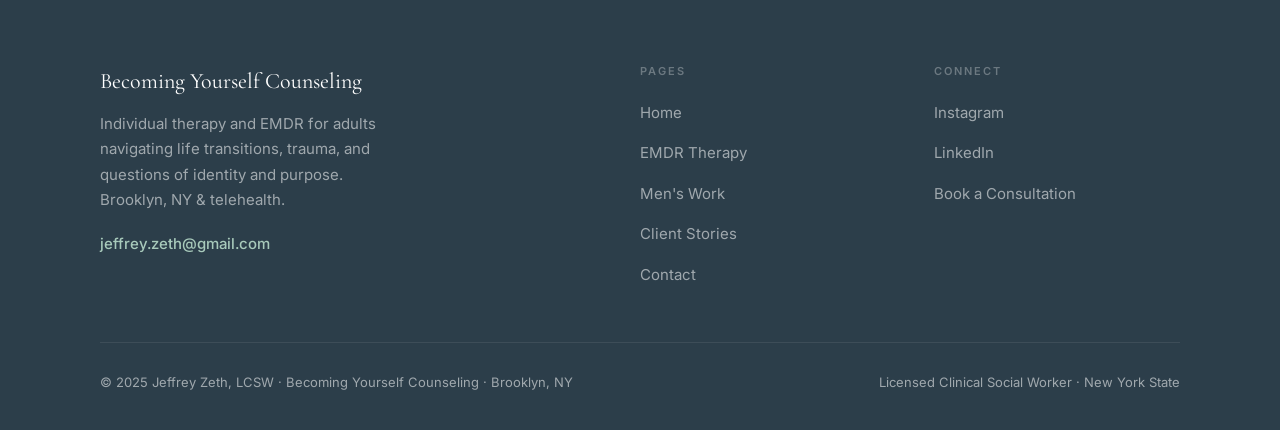
<file: mens-work (1).html>
<!DOCTYPE html>
<html lang="en">
<head>
<meta charset="UTF-8">
<meta name="viewport" content="width=device-width, initial-scale=1.0">

<title>Men's Counseling NYC — Jeffrey Zeth, LCSW | Men's Work New York</title>
<meta name="description" content="Men's counseling in New York City with Jeffrey Zeth, LCSW. Support for men navigating identity, anger, grief, relationships, and life transitions. Free consultation.">
<meta name="keywords" content="men's counseling NYC, men's therapy New York, men's work Brooklyn, therapist for men NYC, individual therapy for men Brooklyn">
<meta name="author" content="Jeffrey Zeth, LCSW">
<meta name="robots" content="index, follow">
<link rel="canonical" href="https://becomingyourself.nyc/mens-work.html">

<meta property="og:type" content="website">
<meta property="og:url" content="https://becomingyourself.nyc/mens-work.html">
<meta property="og:title" content="Men's Counseling NYC — Jeffrey Zeth, LCSW">
<meta property="og:description" content="Men's counseling in New York City. 8 years guiding men through identity, anger, grief, and relationships. Free consultation.">
<meta property="og:image" content="https://becomingyourself.nyc/jeffrey-outdoor.jpg">

<meta name="twitter:card" content="summary_large_image">
<meta name="twitter:title" content="Men's Counseling NYC — Jeffrey Zeth, LCSW">
<meta name="twitter:description" content="Men's counseling in New York City. 8 years guiding men through identity, anger, grief, and relationships.">
<meta name="twitter:image" content="https://becomingyourself.nyc/jeffrey-outdoor.jpg">

<script type="application/ld+json">
{
  "@context": "https://schema.org",
  "@type": "MedicalTherapy",
  "name": "Men's Counseling",
  "description": "Individual and group counseling for men navigating identity, life transitions, anger, grief, relationships, and trauma.",
  "provider": {
    "@type": "Person",
    "name": "Jeffrey Zeth",
    "jobTitle": "Licensed Clinical Social Worker",
    "url": "https://becomingyourself.nyc",
    "address": {
      "@type": "PostalAddress",
      "streetAddress": "26 Court St",
      "addressLocality": "Brooklyn",
      "addressRegion": "NY",
      "postalCode": "11242",
      "addressCountry": "US"
    }
  },
  "areaServed": {
    "@type": "City",
    "name": "Brooklyn"
  }
}
</script>

<link rel="preconnect" href="https://fonts.googleapis.com">
<link href="https://fonts.googleapis.com/css2?family=Cormorant+Garamond:ital,wght@0,400;0,500;1,400&family=Inter:wght@300;400;500;600&display=swap" rel="stylesheet">
<link rel="icon" type="image/x-icon" href="favicon.ico">
<link rel="icon" type="image/png" sizes="32x32" href="favicon-32.png">
<link rel="icon" type="image/png" sizes="16x16" href="favicon-16.png">
<link rel="apple-touch-icon" sizes="180x180" href="favicon-180.png">
<link rel="icon" type="image/png" sizes="192x192" href="favicon-192.png">
<link rel="stylesheet" href="styles.css">
</head>

<body>

<nav role="navigation" aria-label="Main navigation">
  <a class="nav-logo" href="index.html" aria-label="Becoming Yourself Counseling — Home">Becoming Yourself</a>
  <ul class="nav-menu" role="menubar">
    <li role="none"><a href="index.html" role="menuitem">Home</a></li>
    <li role="none"><a href="emdr.html" role="menuitem">EMDR Therapy</a></li>
    <li role="none"><a href="mens-work.html" role="menuitem" class="active">Men's Work</a></li>
    <li role="none"><a href="testimonials.html" role="menuitem">Client Stories</a></li>
    <li role="none"><a href="https://jeffrey-zeth.clientsecure.me" target="_blank" rel="noopener" class="nav-book" role="menuitem">Book Free Consultation</a></li>
  </ul>
  <button class="hamburger" id="hbg" onclick="toggleMenu()" aria-label="Open menu" aria-expanded="false">
    <span></span><span></span><span></span>
  </button>
</nav>

<div class="mobile-menu" id="mob" role="navigation" aria-label="Mobile navigation">
  <a href="index.html">Home</a>
  <a href="emdr.html">EMDR Therapy</a>
  <a href="mens-work.html">Men's Work</a>
  <a href="testimonials.html">Client Stories</a>
  <a href="https://jeffrey-zeth.clientsecure.me" target="_blank" rel="noopener" class="m-book">Book Free Consultation</a>
</div>

<div class="page-hero page-hero-sage">
  <div class="inner">
    <span class="s-label">Men's Counseling in New York</span>
    <h1 class="s-h2" style="font-size:clamp(32px,4.5vw,52px)">You don't have to carry it alone.</h1>
    <p>For the past several years I've focused on men's counseling — helping men work through what they've often learned to push down or push through alone. There's a different way to carry it.</p>
    <a href="https://jeffrey-zeth.clientsecure.me" target="_blank" rel="noopener" class="btn btn-sage">Begin the Conversation</a>
  </div>
</div>

<section class="section" style="background:var(--cream)">
  <div class="inner">
    <div class="two-col">
      <div class="reveal">
        <span class="s-label">What Is Men's Work?</span>
        <h2 class="s-h2">A space to be honest about who you are</h2>
        <div class="pull-quote">Strength isn't the absence of struggle. It's being willing to look at it honestly, with someone in your corner.</div>
        <p class="s-body" style="margin-bottom:16px">Many men grow up learning to manage emotions rather than feel them — to push through instead of pause, to handle things alone instead of asking for support. Over time, that can leave you disconnected from yourself and the people around you.</p>
        <p class="s-body" style="margin-bottom:16px">Men's work is about examining what you were taught a man should be, and deciding — honestly, without judgment — what actually fits you and what doesn't.</p>
        <p class="s-body" style="margin-bottom:32px">It's a space to work through anger, grief, relationships, identity, and the pressure to always have it together — so you can show up more fully, for yourself and for the people who matter to you.</p>
        <a href="https://jeffrey-zeth.clientsecure.me" target="_blank" rel="noopener" class="btn btn-sage">Schedule a Free Call</a>
      </div>
      <div class="reveal">
        <div class="headshot-frame" style="max-width:400px;margin:0 auto;position:relative;">
          <img src="jeffrey-outdoor.jpg" alt="Jeffrey Zeth, LCSW, men's counseling in Brooklyn, New York" style="width:100%;aspect-ratio:1/1;object-fit:cover;object-position:center 25%;border-radius:16px;display:block;box-shadow:0 20px 60px rgba(44,62,74,0.15);">
          <div class="headshot-tag">Jeffrey Zeth, LCSW<span>Brooklyn, NY</span></div>
        </div>
      </div>
    </div>
  </div>
</section>

<section class="section" style="background:var(--warm)">
  <div class="inner">
    <div class="reveal">
      <span class="s-label">Common Themes</span>
      <h2 class="s-h2">What men bring into the room</h2>
    </div>
    <div class="cards-6">
      <article class="card reveal"><div class="theme-icon">⟳</div><h3 class="card-title">Life Transitions</h3><p class="card-body">Career pivots, divorce, fatherhood, retirement — times when who you were no longer fits who you're becoming.</p></article>
      <article class="card reveal"><div class="theme-icon">◎</div><h3 class="card-title">Identity &amp; Purpose</h3><p class="card-body">Questions about meaning, direction, and what you actually want — beneath what you were told to want.</p></article>
      <article class="card reveal"><div class="theme-icon">⌁</div><h3 class="card-title">Anger &amp; Emotion</h3><p class="card-body">Learning to feel and express the full range of your emotional life — without losing control or shutting down.</p></article>
      <article class="card reveal"><div class="theme-icon">⟜</div><h3 class="card-title">Relationships</h3><p class="card-body">Building deeper connections — with partners, children, friends, and yourself — through authentic presence.</p></article>
      <article class="card reveal"><div class="theme-icon">△</div><h3 class="card-title">Grief &amp; Loss</h3><p class="card-body">Processing what has ended — relationships, careers, identities — so you can move forward without dragging it behind you.</p></article>
      <article class="card reveal"><div class="theme-icon">◇</div><h3 class="card-title">Stress &amp; Pressure</h3><p class="card-body">The weight of always having to have it together, and what it takes to finally set some of that down.</p></article>
    </div>
  </div>
</section>

<div class="buber">
  <div class="inner reveal">
    <blockquote>"All real living is meeting."</blockquote>
    <cite>— Martin Buber</cite>
    <p>You're not meant to do this alone. Being truly heard by another person is often where real change begins.</p>
  </div>
</div>

<div class="cta-band">
  <div class="inner reveal">
    <span class="s-label">Men's Counseling in New York</span>
    <h2 class="s-h2">Honor who you are.<br>Discover who you're becoming.</h2>
    <p>A free 20-minute call. No forms, no pressure — just a conversation.</p>
    <a href="https://jeffrey-zeth.clientsecure.me" target="_blank" rel="noopener" class="btn btn-sage">Book a Free Call</a>
  </div>
</div>

<footer role="contentinfo">
  <div class="footer-grid">
    <div>
      <div class="footer-brand">Becoming Yourself Counseling</div>
      <p class="footer-desc">Individual therapy and EMDR for adults navigating life transitions, trauma, and questions of identity and purpose. Brooklyn, NY &amp; telehealth.</p>
      <a href="mailto:jeffrey.zeth@gmail.com" class="footer-email">jeffrey.zeth@gmail.com</a>
    </div>
    <div class="footer-col">
      <h4>Pages</h4>
      <ul>
        <li><a href="index.html">Home</a></li>
        <li><a href="emdr.html">EMDR Therapy</a></li>
        <li><a href="mens-work.html">Men's Work</a></li>
        <li><a href="testimonials.html">Client Stories</a></li>
        <li><a href="https://jeffrey-zeth.clientsecure.me" target="_blank" rel="noopener">Contact</a></li>
      </ul>
    </div>
    <div class="footer-col">
      <h4>Connect</h4>
      <ul>
        <li><a href="https://www.instagram.com/jeffreyz_therapy" target="_blank" rel="noopener">Instagram</a></li>
        <li><a href="https://www.linkedin.com/in/jeffrey-zeth-a5503a2b" target="_blank" rel="noopener">LinkedIn</a></li>
        <li><a href="https://jeffrey-zeth.clientsecure.me" target="_blank" rel="noopener">Book a Consultation</a></li>
      </ul>
    </div>
  </div>
  <div class="footer-bottom">
    <span>© 2025 Jeffrey Zeth, LCSW · Becoming Yourself Counseling · Brooklyn, NY</span>
    <span>Licensed Clinical Social Worker · New York State</span>
  </div>
</footer>

<script src="site.js"></script>
</body>
</html>
</file>
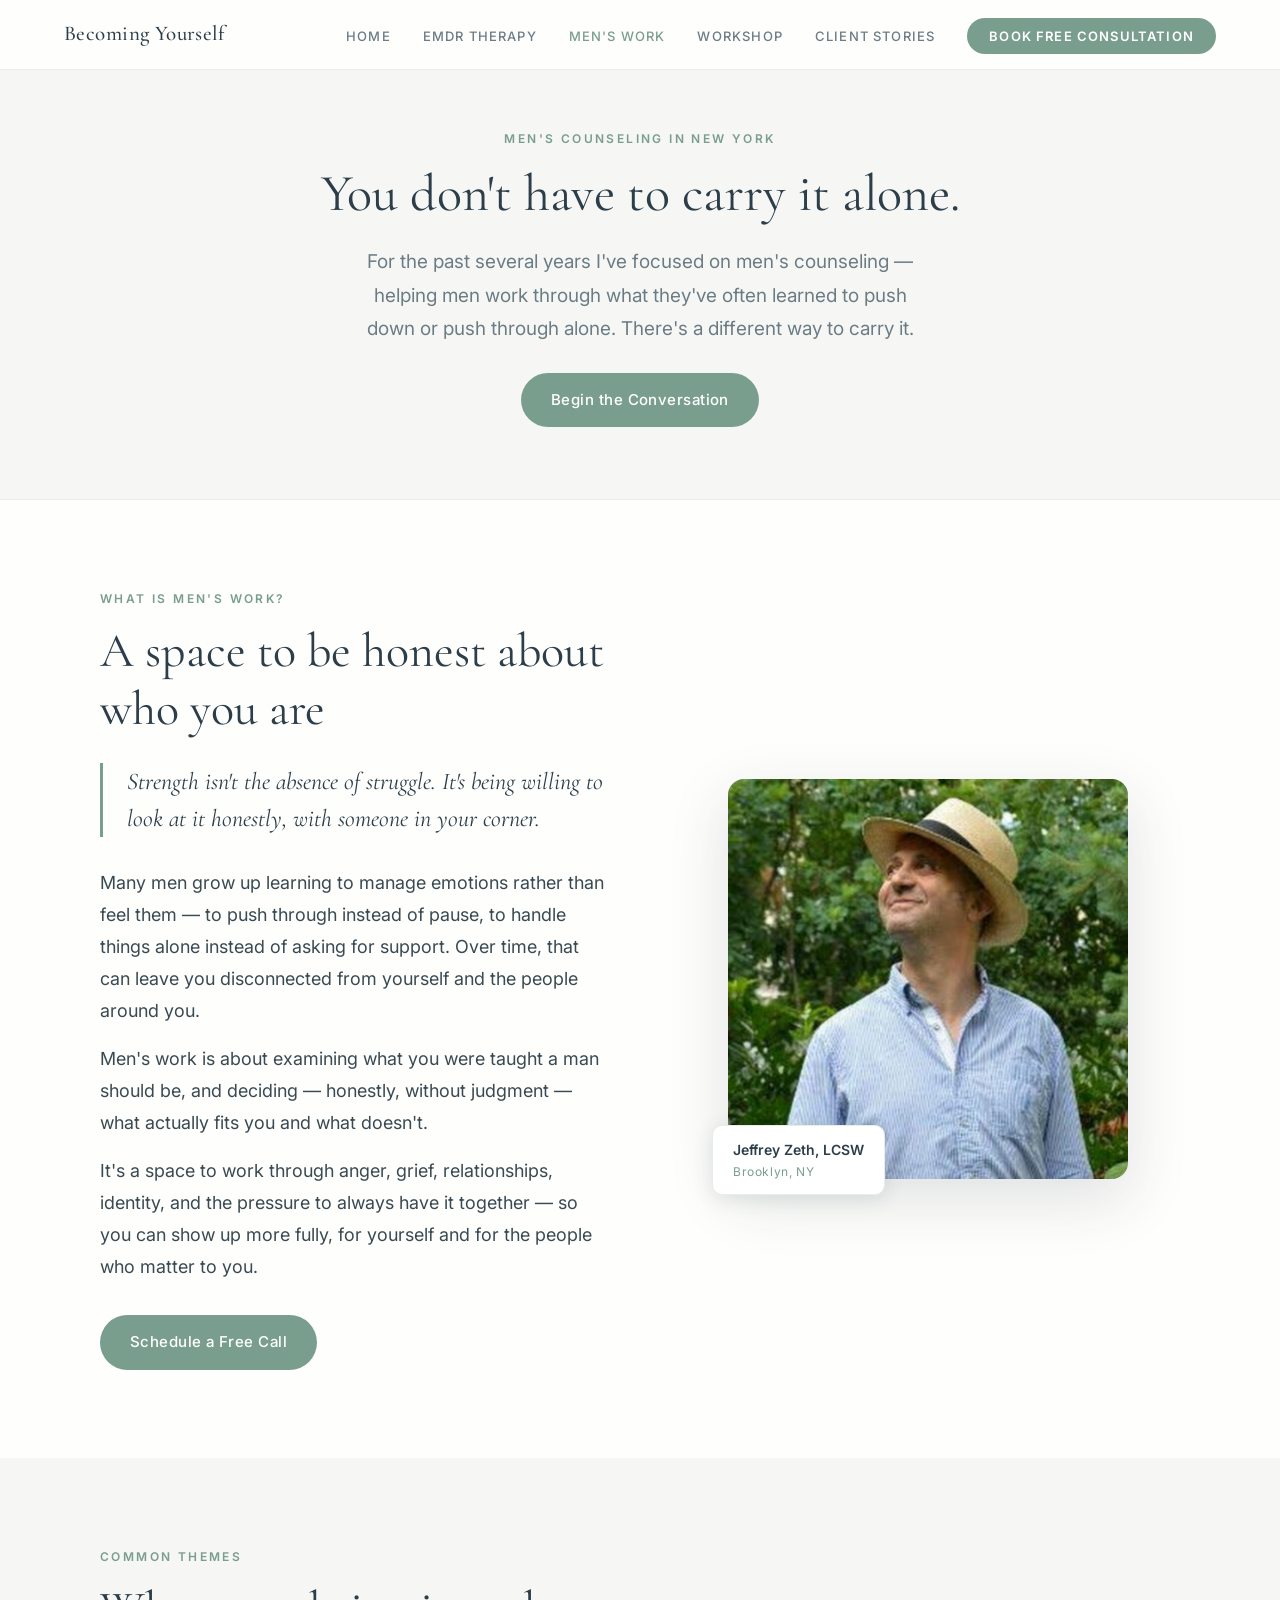
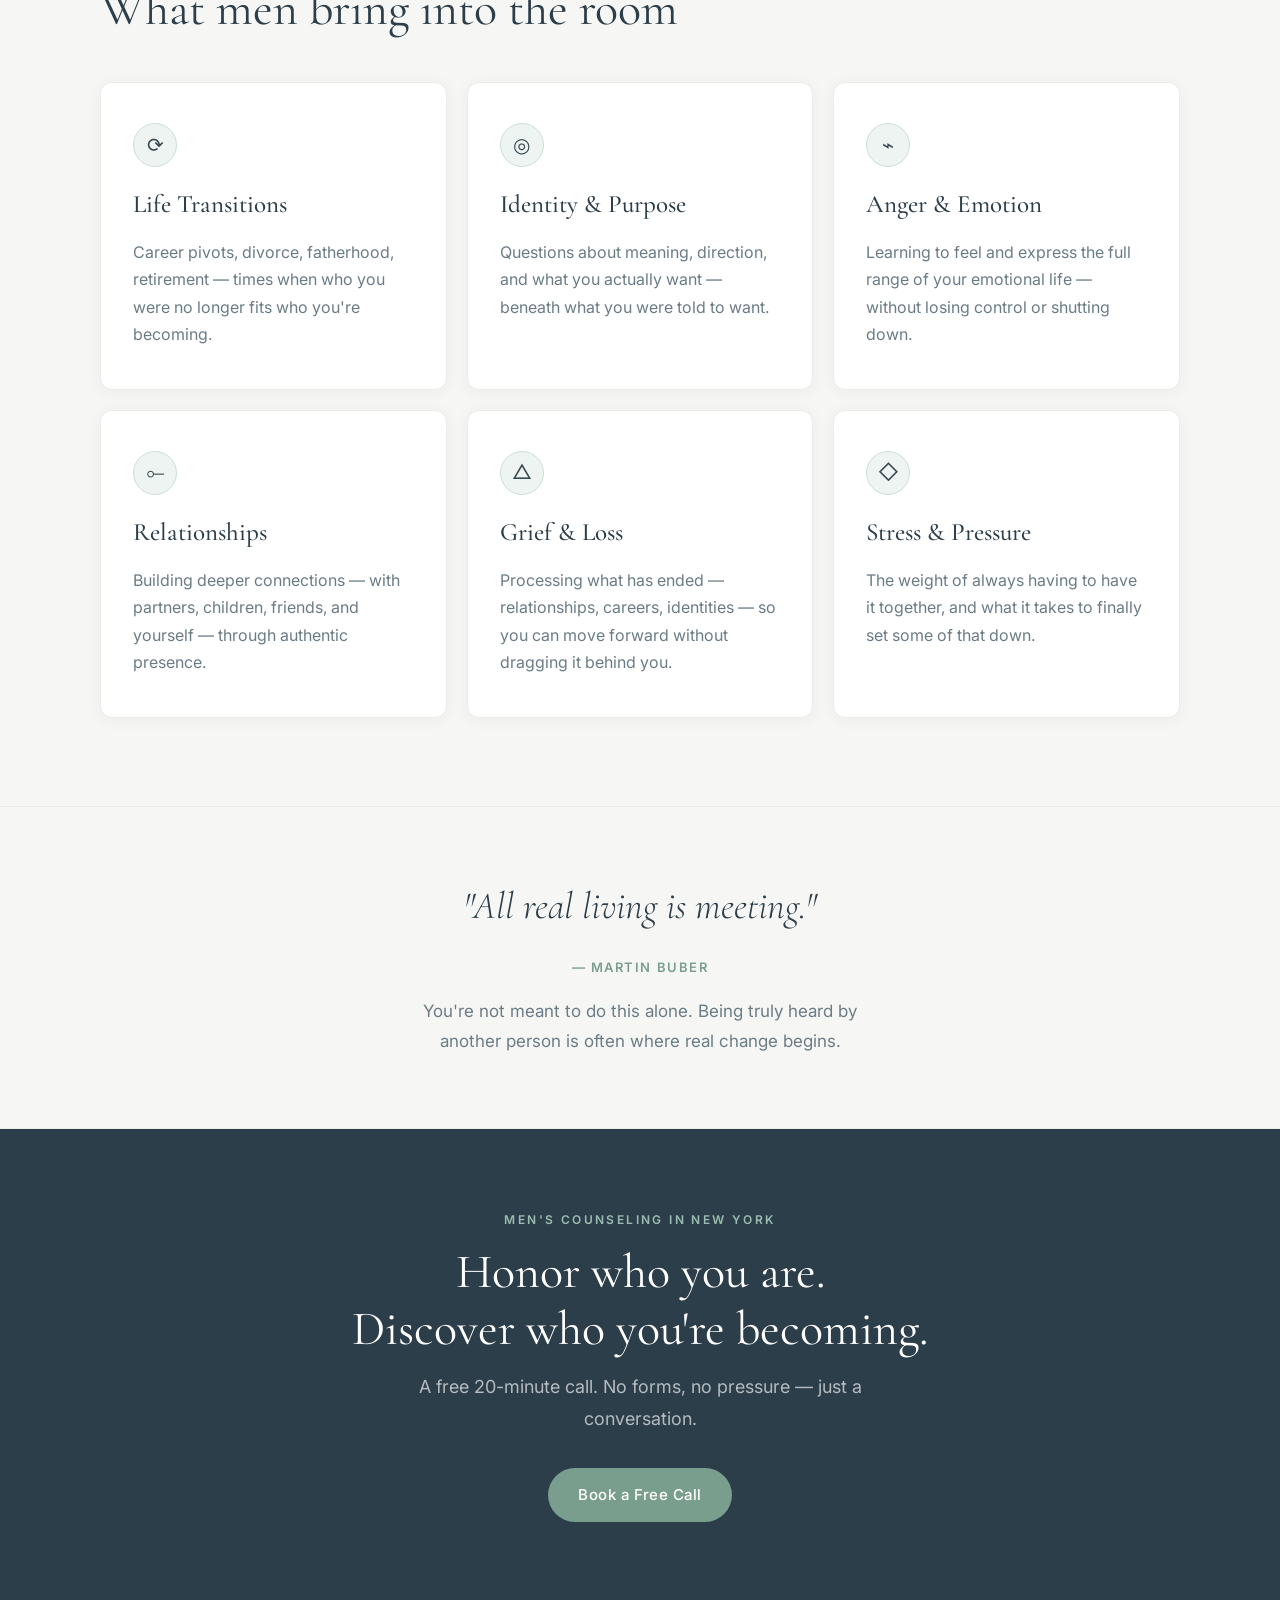
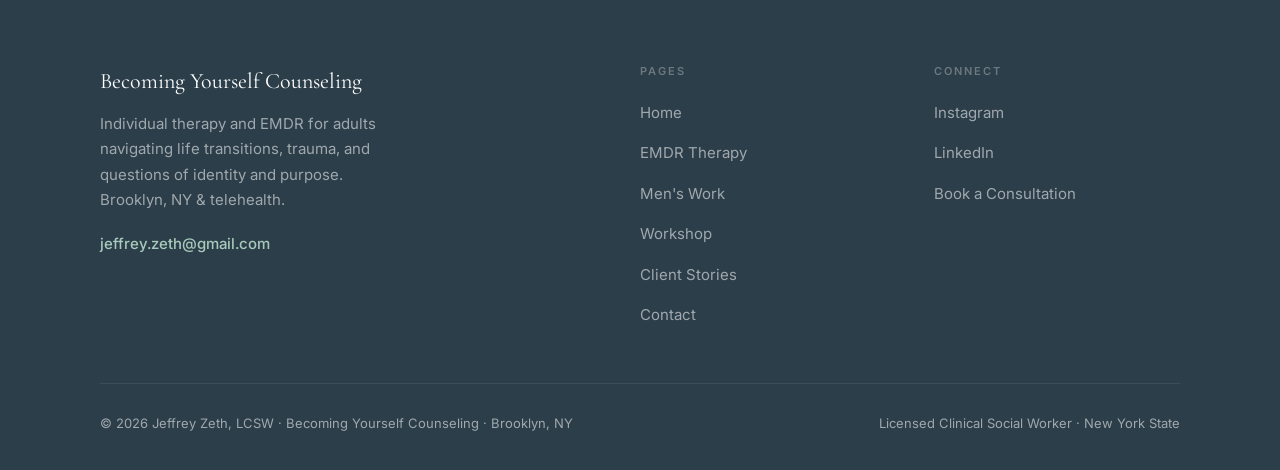
<file: mens-work.html>
<!DOCTYPE html>
<html lang="en">
<head>
<meta charset="UTF-8">
<meta name="viewport" content="width=device-width, initial-scale=1.0">

<title>Men's Counseling NYC — Jeffrey Zeth, LCSW | Men's Work New York</title>
<meta name="description" content="Men's counseling in New York City with Jeffrey Zeth, LCSW. Support for men navigating identity, anger, grief, relationships, and life transitions. Free consultation.">
<meta name="keywords" content="men's counseling NYC, men's therapy New York, men's work Brooklyn, therapist for men NYC, individual therapy for men Brooklyn">
<meta name="author" content="Jeffrey Zeth, LCSW">
<meta name="robots" content="index, follow">
<link rel="canonical" href="https://becomingyourself.nyc/mens-work.html">

<meta property="og:type" content="website">
<meta property="og:url" content="https://becomingyourself.nyc/mens-work.html">
<meta property="og:title" content="Men's Counseling NYC — Jeffrey Zeth, LCSW">
<meta property="og:description" content="Men's counseling in New York City. 8 years guiding men through identity, anger, grief, and relationships. Free consultation.">
<meta property="og:image" content="https://becomingyourself.nyc/jeffrey-outdoor.jpg">

<meta name="twitter:card" content="summary_large_image">
<meta name="twitter:title" content="Men's Counseling NYC — Jeffrey Zeth, LCSW">
<meta name="twitter:description" content="Men's counseling in New York City. 8 years guiding men through identity, anger, grief, and relationships.">
<meta name="twitter:image" content="https://becomingyourself.nyc/jeffrey-outdoor.jpg">

<script type="application/ld+json">
{
  "@context": "https://schema.org",
  "@type": "MedicalTherapy",
  "name": "Men's Counseling",
  "description": "Individual and group counseling for men navigating identity, life transitions, anger, grief, relationships, and trauma.",
  "provider": {
    "@type": "Person",
    "name": "Jeffrey Zeth",
    "jobTitle": "Licensed Clinical Social Worker",
    "url": "https://becomingyourself.nyc",
    "address": {
      "@type": "PostalAddress",
      "streetAddress": "26 Court St",
      "addressLocality": "Brooklyn",
      "addressRegion": "NY",
      "postalCode": "11242",
      "addressCountry": "US"
    }
  },
  "areaServed": {
    "@type": "City",
    "name": "Brooklyn"
  }
}
</script>

<link rel="preconnect" href="https://fonts.googleapis.com">
<link href="https://fonts.googleapis.com/css2?family=Cormorant+Garamond:ital,wght@0,400;0,500;1,400&family=Inter:wght@300;400;500;600&display=swap" rel="stylesheet">
<link rel="icon" type="image/x-icon" href="favicon.ico">
<link rel="icon" type="image/png" sizes="32x32" href="favicon-32.png">
<link rel="icon" type="image/png" sizes="16x16" href="favicon-16.png">
<link rel="apple-touch-icon" sizes="180x180" href="favicon-180.png">
<link rel="icon" type="image/png" sizes="192x192" href="favicon-192.png">
<link rel="stylesheet" href="styles.css">
</head>

<body>

<nav role="navigation" aria-label="Main navigation">
  <a class="nav-logo" href="index.html" aria-label="Becoming Yourself Counseling — Home">Becoming Yourself</a>
  <ul class="nav-menu" role="menubar">
    <li role="none"><a href="index.html" role="menuitem">Home</a></li>
    <li role="none"><a href="emdr.html" role="menuitem">EMDR Therapy</a></li>
    <li role="none"><a href="mens-work.html" role="menuitem" class="active">Men's Work</a></li>
    <li role="none"><a href="workshop.html" role="menuitem">Workshop</a></li>
    <li role="none"><a href="testimonials.html" role="menuitem">Client Stories</a></li>
    <li role="none"><a href="https://jeffrey-zeth.clientsecure.me" target="_blank" rel="noopener" class="nav-book" role="menuitem">Book Free Consultation</a></li>
  </ul>
  <button class="hamburger" id="hbg" onclick="toggleMenu()" aria-label="Open menu" aria-expanded="false">
    <span></span><span></span><span></span>
  </button>
</nav>

<div class="mobile-menu" id="mob" role="navigation" aria-label="Mobile navigation">
  <a href="index.html">Home</a>
  <a href="emdr.html">EMDR Therapy</a>
  <a href="mens-work.html">Men's Work</a>
  <a href="workshop.html">Workshop</a>
  <a href="testimonials.html">Client Stories</a>
  <a href="https://jeffrey-zeth.clientsecure.me" target="_blank" rel="noopener" class="m-book">Book Free Consultation</a>
</div>

<div class="page-hero page-hero-sage">
  <div class="inner">
    <span class="s-label">Men's Counseling in New York</span>
    <h1 class="s-h2" style="font-size:clamp(32px,4.5vw,52px)">You don't have to carry it alone.</h1>
    <p>For the past several years I've focused on men's counseling — helping men work through what they've often learned to push down or push through alone. There's a different way to carry it.</p>
    <a href="https://jeffrey-zeth.clientsecure.me" target="_blank" rel="noopener" class="btn btn-sage">Begin the Conversation</a>
  </div>
</div>

<section class="section" style="background:var(--cream)">
  <div class="inner">
    <div class="two-col">
      <div class="reveal">
        <span class="s-label">What Is Men's Work?</span>
        <h2 class="s-h2">A space to be honest about who you are</h2>
        <div class="pull-quote">Strength isn't the absence of struggle. It's being willing to look at it honestly, with someone in your corner.</div>
        <p class="s-body" style="margin-bottom:16px">Many men grow up learning to manage emotions rather than feel them — to push through instead of pause, to handle things alone instead of asking for support. Over time, that can leave you disconnected from yourself and the people around you.</p>
        <p class="s-body" style="margin-bottom:16px">Men's work is about examining what you were taught a man should be, and deciding — honestly, without judgment — what actually fits you and what doesn't.</p>
        <p class="s-body" style="margin-bottom:32px">It's a space to work through anger, grief, relationships, identity, and the pressure to always have it together — so you can show up more fully, for yourself and for the people who matter to you.</p>
        <a href="https://jeffrey-zeth.clientsecure.me" target="_blank" rel="noopener" class="btn btn-sage">Schedule a Free Call</a>
      </div>
      <div class="reveal">
        <div class="headshot-frame" style="max-width:400px;margin:0 auto;position:relative;">
          <img src="jeffrey-outdoor.jpg" alt="Jeffrey Zeth, LCSW, men's counseling in Brooklyn, New York" style="width:100%;aspect-ratio:1/1;object-fit:cover;object-position:center 25%;border-radius:16px;display:block;box-shadow:0 20px 60px rgba(44,62,74,0.15);">
          <div class="headshot-tag">Jeffrey Zeth, LCSW<span>Brooklyn, NY</span></div>
        </div>
      </div>
    </div>
  </div>
</section>

<section class="section" style="background:var(--warm)">
  <div class="inner">
    <div class="reveal">
      <span class="s-label">Common Themes</span>
      <h2 class="s-h2">What men bring into the room</h2>
    </div>
    <div class="cards-6">
      <article class="card reveal"><div class="theme-icon">⟳</div><h3 class="card-title">Life Transitions</h3><p class="card-body">Career pivots, divorce, fatherhood, retirement — times when who you were no longer fits who you're becoming.</p></article>
      <article class="card reveal"><div class="theme-icon">◎</div><h3 class="card-title">Identity &amp; Purpose</h3><p class="card-body">Questions about meaning, direction, and what you actually want — beneath what you were told to want.</p></article>
      <article class="card reveal"><div class="theme-icon">⌁</div><h3 class="card-title">Anger &amp; Emotion</h3><p class="card-body">Learning to feel and express the full range of your emotional life — without losing control or shutting down.</p></article>
      <article class="card reveal"><div class="theme-icon">⟜</div><h3 class="card-title">Relationships</h3><p class="card-body">Building deeper connections — with partners, children, friends, and yourself — through authentic presence.</p></article>
      <article class="card reveal"><div class="theme-icon">△</div><h3 class="card-title">Grief &amp; Loss</h3><p class="card-body">Processing what has ended — relationships, careers, identities — so you can move forward without dragging it behind you.</p></article>
      <article class="card reveal"><div class="theme-icon">◇</div><h3 class="card-title">Stress &amp; Pressure</h3><p class="card-body">The weight of always having to have it together, and what it takes to finally set some of that down.</p></article>
    </div>
  </div>
</section>

<div class="buber">
  <div class="inner reveal">
    <blockquote>"All real living is meeting."</blockquote>
    <cite>— Martin Buber</cite>
    <p>You're not meant to do this alone. Being truly heard by another person is often where real change begins.</p>
  </div>
</div>

<div class="cta-band">
  <div class="inner reveal">
    <span class="s-label">Men's Counseling in New York</span>
    <h2 class="s-h2">Honor who you are.<br>Discover who you're becoming.</h2>
    <p>A free 20-minute call. No forms, no pressure — just a conversation.</p>
    <a href="https://jeffrey-zeth.clientsecure.me" target="_blank" rel="noopener" class="btn btn-sage">Book a Free Call</a>
  </div>
</div>

<footer role="contentinfo">
  <div class="footer-grid">
    <div>
      <div class="footer-brand">Becoming Yourself Counseling</div>
      <p class="footer-desc">Individual therapy and EMDR for adults navigating life transitions, trauma, and questions of identity and purpose. Brooklyn, NY &amp; telehealth.</p>
      <a href="mailto:jeffrey.zeth@gmail.com" class="footer-email">jeffrey.zeth@gmail.com</a>
    </div>
    <div class="footer-col">
      <h4>Pages</h4>
      <ul>
        <li><a href="index.html">Home</a></li>
        <li><a href="emdr.html">EMDR Therapy</a></li>
        <li><a href="mens-work.html">Men's Work</a></li>
        <li><a href="workshop.html">Workshop</a></li>
        <li><a href="testimonials.html">Client Stories</a></li>
        <li><a href="https://jeffrey-zeth.clientsecure.me" target="_blank" rel="noopener">Contact</a></li>
      </ul>
    </div>
    <div class="footer-col">
      <h4>Connect</h4>
      <ul>
        <li><a href="https://www.instagram.com/jeffreyz_therapy" target="_blank" rel="noopener">Instagram</a></li>
        <li><a href="https://www.linkedin.com/in/jeffrey-zeth-a5503a2b" target="_blank" rel="noopener">LinkedIn</a></li>
        <li><a href="https://jeffrey-zeth.clientsecure.me" target="_blank" rel="noopener">Book a Consultation</a></li>
      </ul>
    </div>
  </div>
  <div class="footer-bottom">
    <span>© 2026 Jeffrey Zeth, LCSW · Becoming Yourself Counseling · Brooklyn, NY</span>
    <span>Licensed Clinical Social Worker · New York State</span>
  </div>
</footer>

<script src="site.js"></script>
</body>
</html>
</file>
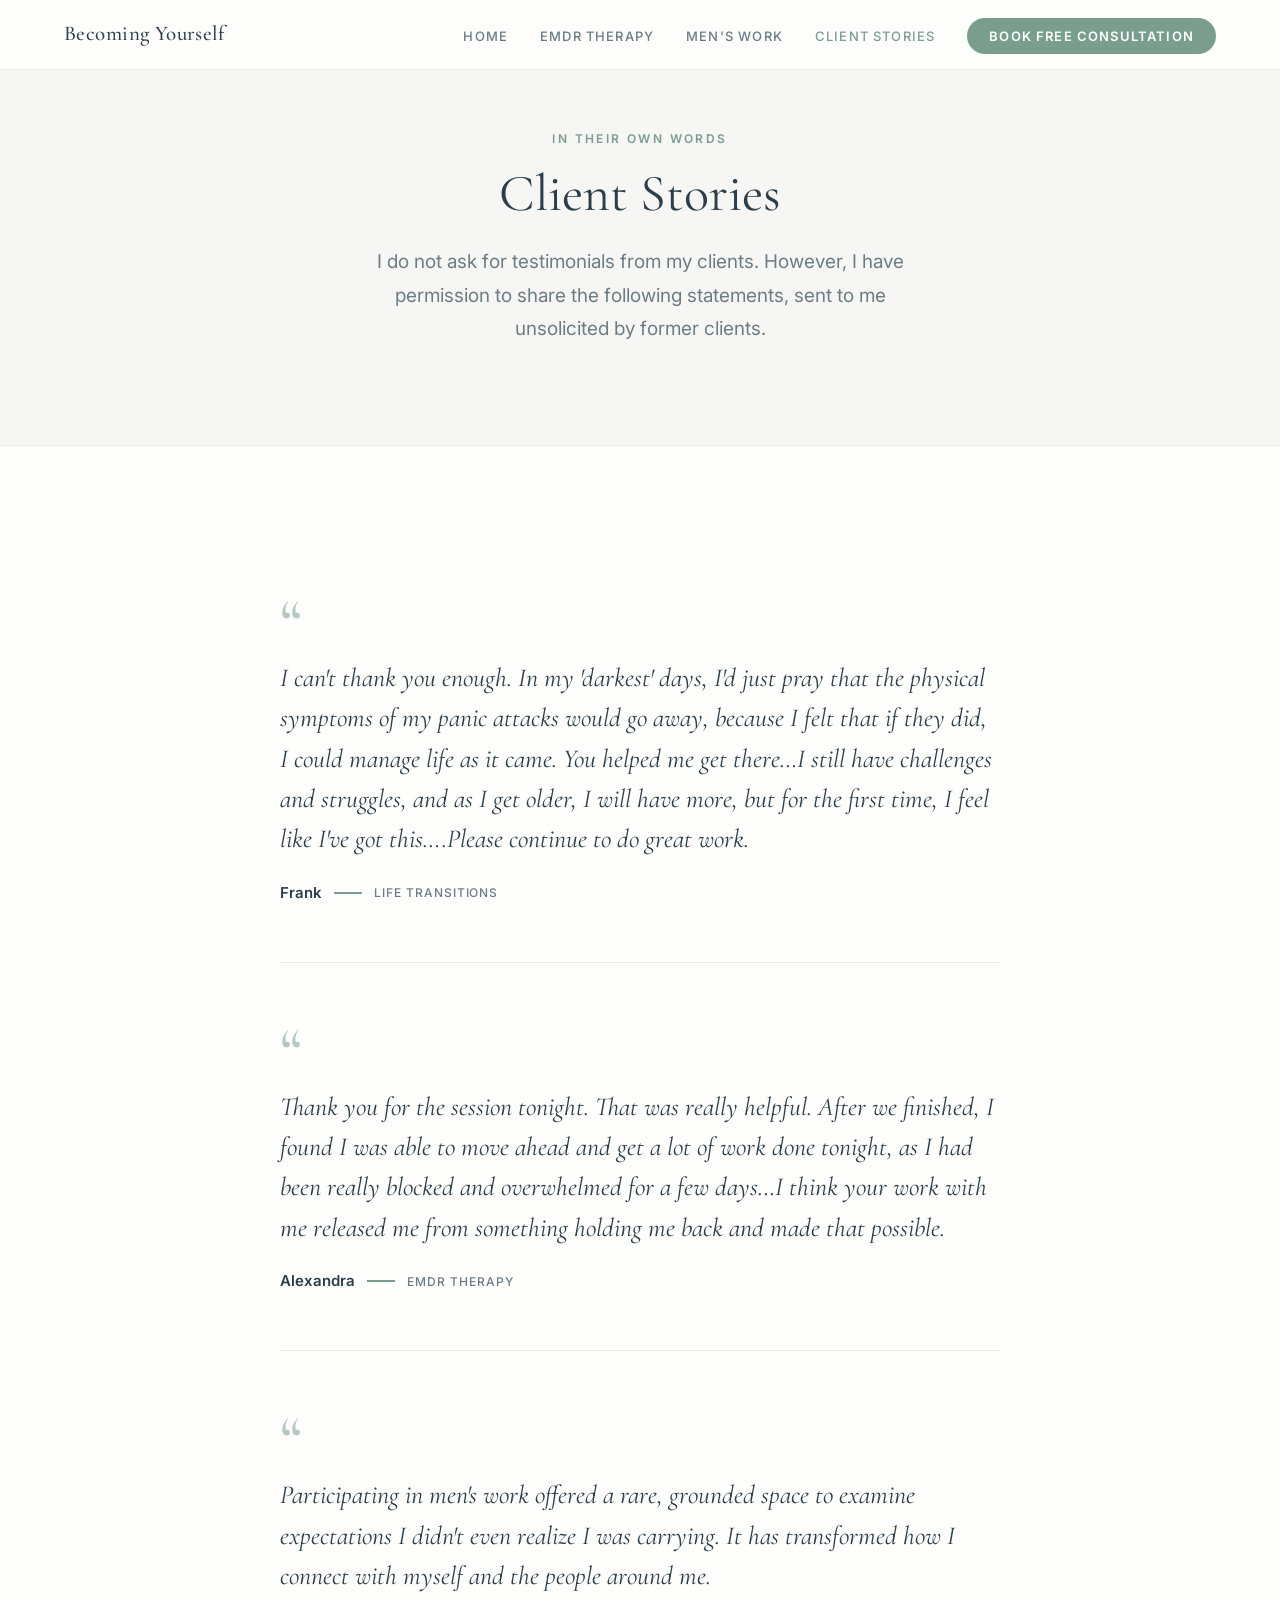
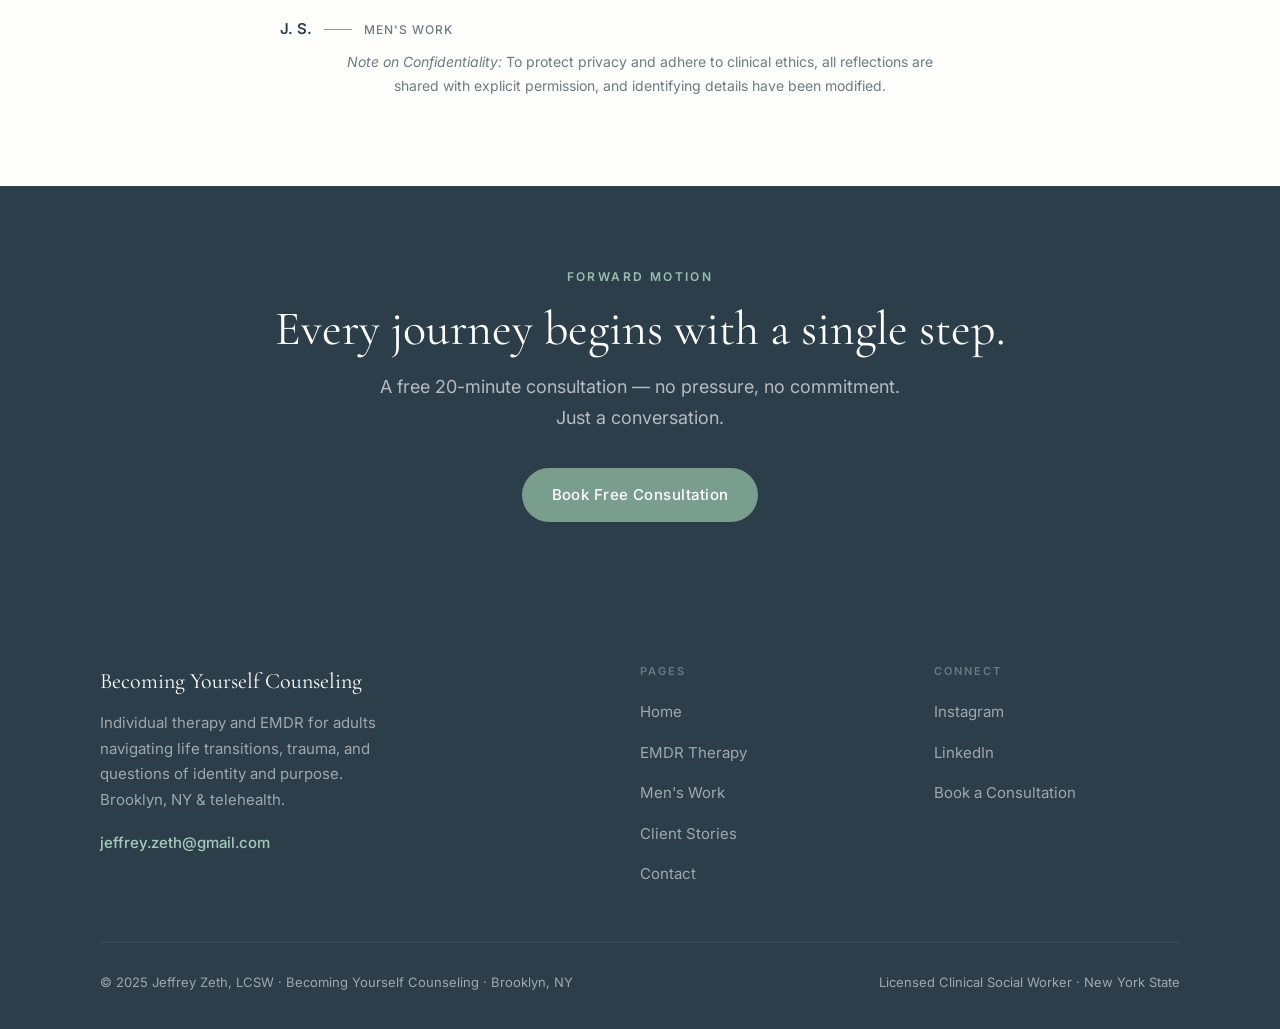
<file: testimonials (3).html>
<!DOCTYPE html>
<html lang="en">
<head>
<meta charset="UTF-8">
<meta name="viewport" content="width=device-width, initial-scale=1.0">

<title>Client Stories — Becoming Yourself Counseling | Jeffrey Zeth, LCSW</title>
<meta name="description" content="Unsolicited reflections from former clients of Jeffrey Zeth, LCSW — on panic, life transitions, EMDR therapy, and men's work. Brooklyn, NY.">
<meta name="keywords" content="therapist reviews Brooklyn, EMDR client stories, men's counseling testimonials, Jeffrey Zeth reviews">
<meta name="author" content="Jeffrey Zeth, LCSW">
<meta name="robots" content="index, follow">
<link rel="canonical" href="https://becomingyourself.nyc/testimonials.html">

<meta property="og:type" content="website">
<meta property="og:url" content="https://becomingyourself.nyc/testimonials.html">
<meta property="og:title" content="Client Stories — Becoming Yourself Counseling">
<meta property="og:description" content="Unsolicited reflections from former clients of Jeffrey Zeth, LCSW.">
<meta property="og:image" content="https://becomingyourself.nyc/jeffrey-office.jpg">

<meta name="twitter:card" content="summary_large_image">
<meta name="twitter:title" content="Client Stories — Becoming Yourself Counseling">
<meta name="twitter:description" content="Unsolicited reflections from former clients of Jeffrey Zeth, LCSW.">
<meta name="twitter:image" content="https://becomingyourself.nyc/jeffrey-office.jpg">

<link rel="icon" type="image/x-icon" href="favicon.ico">
<link rel="icon" type="image/png" sizes="32x32" href="favicon-32.png">
<link rel="icon" type="image/png" sizes="16x16" href="favicon-16.png">
<link rel="apple-touch-icon" sizes="180x180" href="favicon-180.png">
<link rel="icon" type="image/png" sizes="192x192" href="favicon-192.png">

<link rel="preconnect" href="https://fonts.googleapis.com">
<link href="https://fonts.googleapis.com/css2?family=Cormorant+Garamond:ital,wght@0,400;0,500;1,400&family=Inter:wght@300;400;500;600&display=swap" rel="stylesheet">
<link rel="stylesheet" href="styles.css">

<style>
  /* Page-specific: editorial testimonial layout */
  .testimonials-flow{max-width:720px;margin:56px auto 0}

  .testimonial-entry{
    padding:0 0 56px;
    margin-bottom:56px;
    border-bottom:1px solid var(--mist);
  }
  .testimonial-entry:last-child{border-bottom:none;margin-bottom:0;padding-bottom:0}

  .testimonial-mark{
    font-family:'Cormorant Garamond',serif;
    font-size:64px;font-weight:500;color:var(--sage);
    line-height:1;margin-bottom:4px;opacity:0.55;
  }

  .testimonial-quote{
    font-family:'Cormorant Garamond',serif;font-size:26px;font-weight:400;
    font-style:italic;line-height:1.55;color:var(--slate);
    margin-bottom:20px;
  }

  .testimonial-attribution{
    display:flex;align-items:center;gap:12px;
  }
  .testimonial-attribution .dash{
    width:28px;height:1.5px;background:var(--sage);display:inline-block;
  }
  .client-name{font-weight:600;color:var(--slate);font-size:15px}
  .client-focus{
    font-size:12px;letter-spacing:0.08em;text-transform:uppercase;
    color:var(--stone);font-weight:500;
  }

  .ethics-note{
    font-size:14px;color:var(--stone);text-align:center;
    max-width:600px;margin:8px auto 0;line-height:1.7;
  }

  @media(max-width:600px){
    .testimonial-quote{font-size:22px}
    .testimonial-entry{padding-bottom:40px;margin-bottom:40px}
  }
</style>
</head>

<body>

<nav role="navigation" aria-label="Main navigation">
  <a class="nav-logo" href="index.html" aria-label="Becoming Yourself Counseling — Home">Becoming Yourself</a>
  <ul class="nav-menu" role="menubar">
    <li role="none"><a href="index.html" role="menuitem">Home</a></li>
    <li role="none"><a href="emdr.html" role="menuitem">EMDR Therapy</a></li>
    <li role="none"><a href="mens-work.html" role="menuitem">Men's Work</a></li>
    <li role="none"><a href="testimonials.html" role="menuitem" class="active">Client Stories</a></li>
    <li role="none"><a href="https://jeffrey-zeth.clientsecure.me" target="_blank" rel="noopener" class="nav-book" role="menuitem">Book Free Consultation</a></li>
  </ul>
  <button class="hamburger" id="hbg" onclick="toggleMenu()" aria-label="Open menu" aria-expanded="false">
    <span></span><span></span><span></span>
  </button>
</nav>

<div class="mobile-menu" id="mob" role="navigation" aria-label="Mobile navigation">
  <a href="index.html">Home</a>
  <a href="emdr.html">EMDR Therapy</a>
  <a href="mens-work.html">Men's Work</a>
  <a href="testimonials.html">Client Stories</a>
  <a href="https://jeffrey-zeth.clientsecure.me" target="_blank" rel="noopener" class="m-book">Book Free Consultation</a>
</div>

<div class="page-hero page-hero-sage">
  <div class="inner">
    <span class="s-label">In Their Own Words</span>
    <h1 class="s-h2" style="font-size:clamp(32px,4.5vw,52px)">Client Stories</h1>
    <p>I do not ask for testimonials from my clients. However, I have permission to share the following statements, sent to me unsolicited by former clients.</p>
  </div>
</div>

<section class="section" style="background:var(--cream)">
  <div class="inner">
    <div class="testimonials-flow">

      <article class="testimonial-entry reveal">
        <div class="testimonial-mark">&ldquo;</div>
        <p class="testimonial-quote">I can't thank you enough. In my 'darkest' days, I'd just pray that the physical symptoms of my panic attacks would go away, because I felt that if they did, I could manage life as it came. You helped me get there&hellip;I still have challenges and struggles, and as I get older, I will have more, but for the first time, I feel like I've got this&hellip;.Please continue to do great work.</p>
        <div class="testimonial-attribution">
          <span class="client-name">Frank</span>
          <span class="dash"></span>
          <span class="client-focus">Life Transitions</span>
        </div>
      </article>

      <article class="testimonial-entry reveal">
        <div class="testimonial-mark">&ldquo;</div>
        <p class="testimonial-quote">Thank you for the session tonight. That was really helpful. After we finished, I found I was able to move ahead and get a lot of work done tonight, as I had been really blocked and overwhelmed for a few days&hellip;I think your work with me released me from something holding me back and made that possible.</p>
        <div class="testimonial-attribution">
          <span class="client-name">Alexandra</span>
          <span class="dash"></span>
          <span class="client-focus">EMDR Therapy</span>
        </div>
      </article>

      <article class="testimonial-entry reveal">
        <div class="testimonial-mark">&ldquo;</div>
        <p class="testimonial-quote">Participating in men's work offered a rare, grounded space to examine expectations I didn't even realize I was carrying. It has transformed how I connect with myself and the people around me.</p>
        <div class="testimonial-attribution">
          <span class="client-name">J. S.</span>
          <span class="dash"></span>
          <span class="client-focus">Men's Work</span>
        </div>
      </article>

    </div>

    <p class="ethics-note"><em>Note on Confidentiality:</em> To protect privacy and adhere to clinical ethics, all reflections are shared with explicit permission, and identifying details have been modified.</p>
  </div>
</section>

<div class="cta-band">
  <div class="inner reveal">
    <span class="s-label">Forward Motion</span>
    <h2 class="s-h2">Every journey begins with a single step.</h2>
    <p>A free 20-minute consultation — no pressure, no commitment. Just a conversation.</p>
    <a href="https://jeffrey-zeth.clientsecure.me" target="_blank" rel="noopener" class="btn btn-sage">Book Free Consultation</a>
  </div>
</div>

<footer role="contentinfo">
  <div class="footer-grid">
    <div>
      <div class="footer-brand">Becoming Yourself Counseling</div>
      <p class="footer-desc">Individual therapy and EMDR for adults navigating life transitions, trauma, and questions of identity and purpose. Brooklyn, NY &amp; telehealth.</p>
      <a href="mailto:jeffrey.zeth@gmail.com" class="footer-email">jeffrey.zeth@gmail.com</a>
    </div>
    <div class="footer-col">
      <h4>Pages</h4>
      <ul>
        <li><a href="index.html">Home</a></li>
        <li><a href="emdr.html">EMDR Therapy</a></li>
        <li><a href="mens-work.html">Men's Work</a></li>
        <li><a href="testimonials.html">Client Stories</a></li>
        <li><a href="https://jeffrey-zeth.clientsecure.me" target="_blank" rel="noopener">Contact</a></li>
      </ul>
    </div>
    <div class="footer-col">
      <h4>Connect</h4>
      <ul>
        <li><a href="https://www.instagram.com/jeffreyz_therapy" target="_blank" rel="noopener">Instagram</a></li>
        <li><a href="https://www.linkedin.com/in/jeffrey-zeth-a5503a2b" target="_blank" rel="noopener">LinkedIn</a></li>
        <li><a href="https://jeffrey-zeth.clientsecure.me" target="_blank" rel="noopener">Book a Consultation</a></li>
      </ul>
    </div>
  </div>
  <div class="footer-bottom">
    <span>© 2025 Jeffrey Zeth, LCSW · Becoming Yourself Counseling · Brooklyn, NY</span>
    <span>Licensed Clinical Social Worker · New York State</span>
  </div>
</footer>

<script src="site.js"></script>
</body>
</html>
</file>
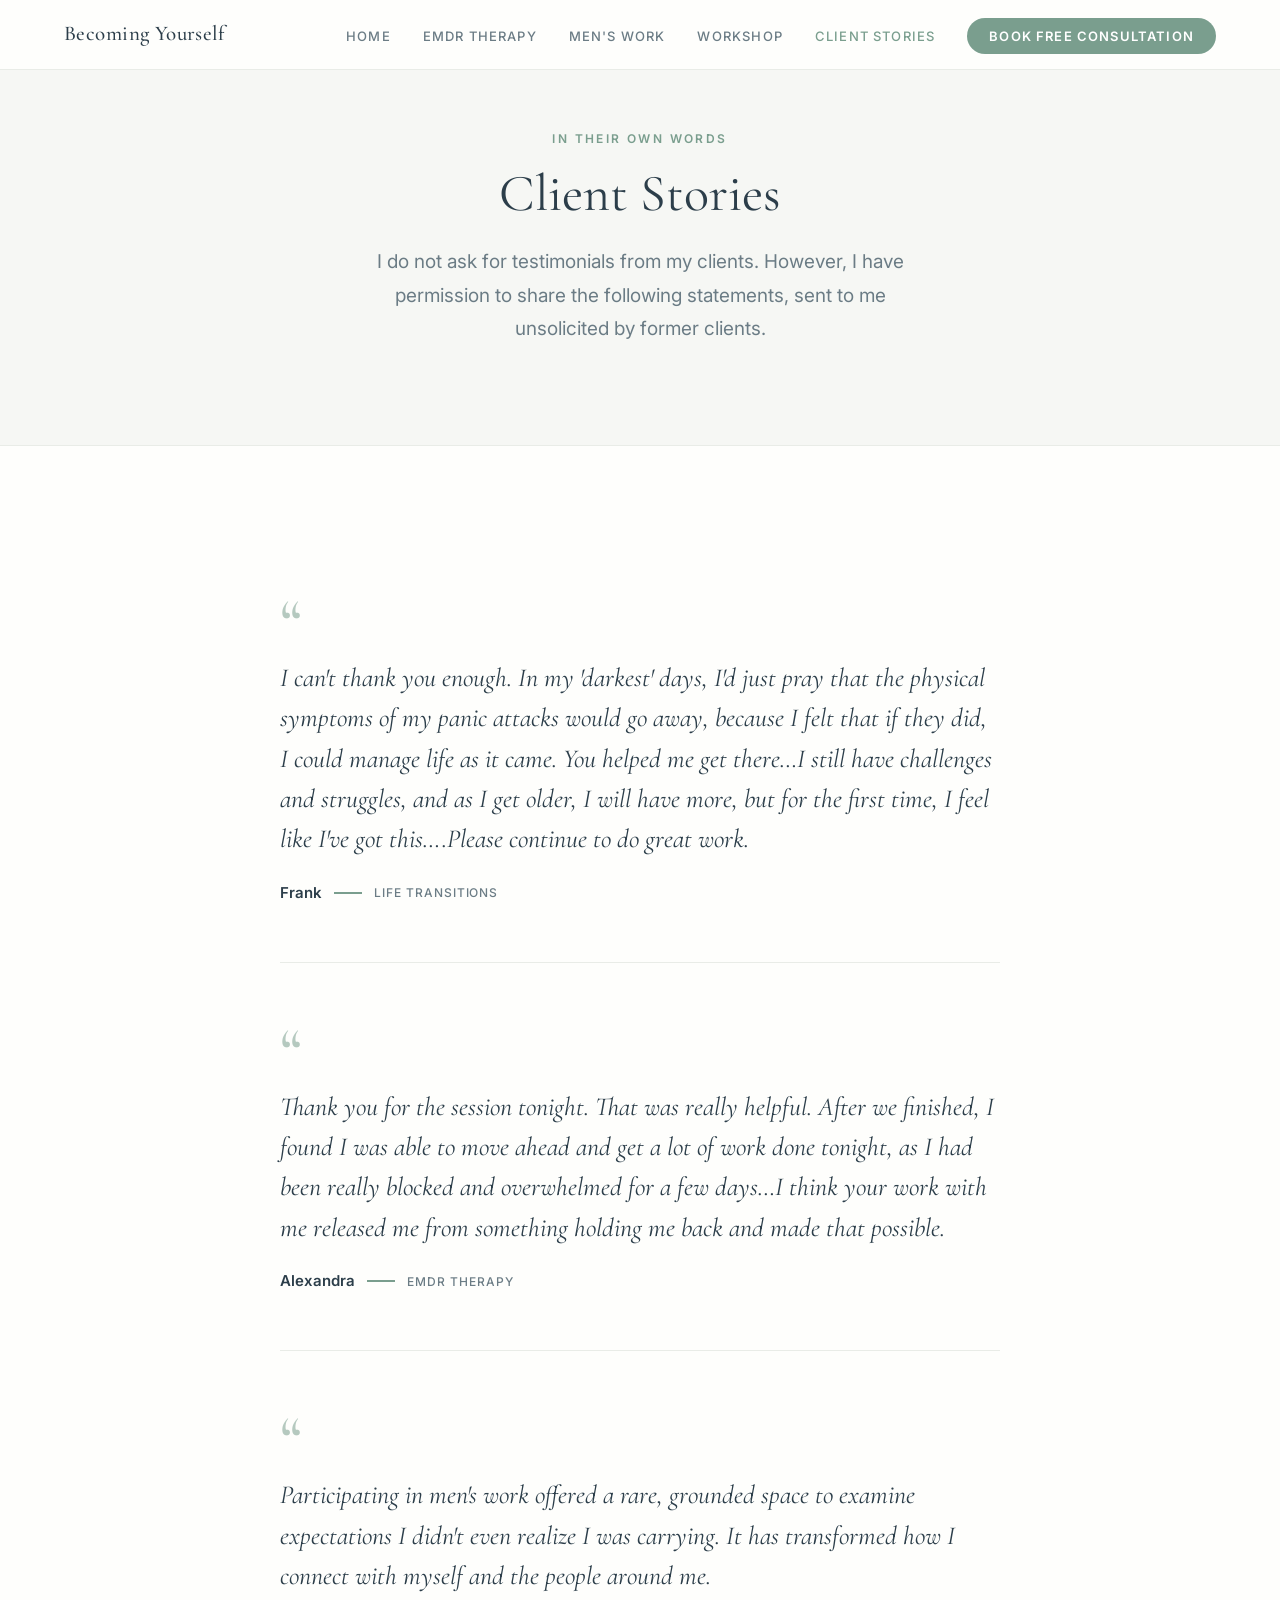
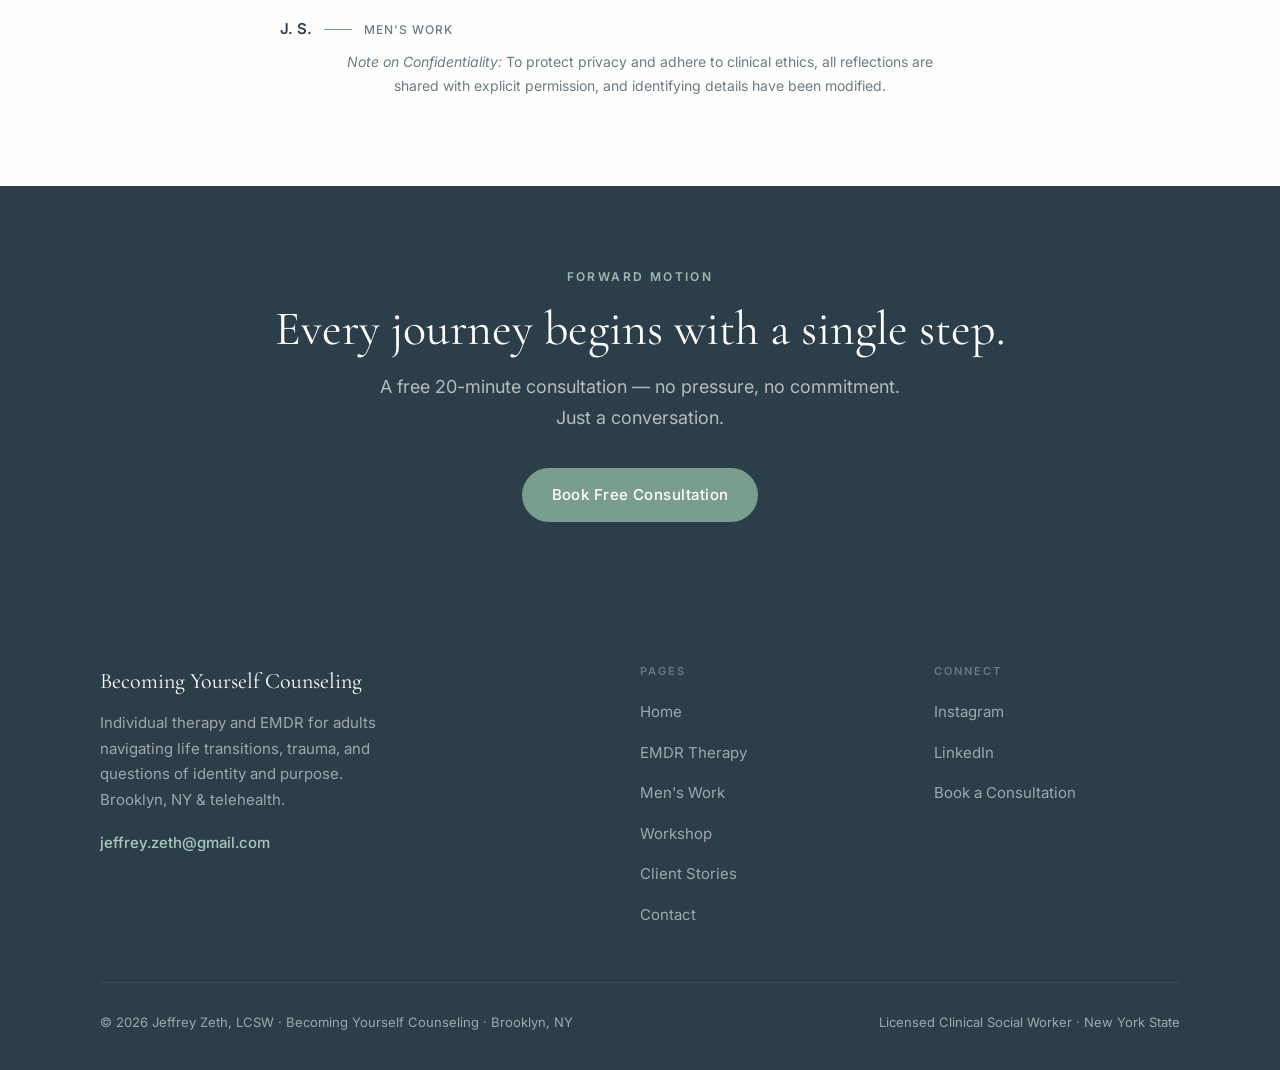
<file: testimonials.html>
<!DOCTYPE html>
<html lang="en">
<head>
<meta charset="UTF-8">
<meta name="viewport" content="width=device-width, initial-scale=1.0">

<title>Client Stories — Becoming Yourself Counseling | Jeffrey Zeth, LCSW</title>
<meta name="description" content="Unsolicited reflections from former clients of Jeffrey Zeth, LCSW — on panic, life transitions, EMDR therapy, and men's work. Brooklyn, NY.">
<meta name="keywords" content="therapist reviews Brooklyn, EMDR client stories, men's counseling testimonials, Jeffrey Zeth reviews">
<meta name="author" content="Jeffrey Zeth, LCSW">
<meta name="robots" content="index, follow">
<link rel="canonical" href="https://becomingyourself.nyc/testimonials.html">

<meta property="og:type" content="website">
<meta property="og:url" content="https://becomingyourself.nyc/testimonials.html">
<meta property="og:title" content="Client Stories — Becoming Yourself Counseling">
<meta property="og:description" content="Unsolicited reflections from former clients of Jeffrey Zeth, LCSW.">
<meta property="og:image" content="https://becomingyourself.nyc/jeffrey-office.jpg">

<meta name="twitter:card" content="summary_large_image">
<meta name="twitter:title" content="Client Stories — Becoming Yourself Counseling">
<meta name="twitter:description" content="Unsolicited reflections from former clients of Jeffrey Zeth, LCSW.">
<meta name="twitter:image" content="https://becomingyourself.nyc/jeffrey-office.jpg">

<link rel="icon" type="image/x-icon" href="favicon.ico">
<link rel="icon" type="image/png" sizes="32x32" href="favicon-32.png">
<link rel="icon" type="image/png" sizes="16x16" href="favicon-16.png">
<link rel="apple-touch-icon" sizes="180x180" href="favicon-180.png">
<link rel="icon" type="image/png" sizes="192x192" href="favicon-192.png">

<link rel="preconnect" href="https://fonts.googleapis.com">
<link href="https://fonts.googleapis.com/css2?family=Cormorant+Garamond:ital,wght@0,400;0,500;1,400&family=Inter:wght@300;400;500;600&display=swap" rel="stylesheet">
<link rel="stylesheet" href="styles.css">

<style>
  /* Page-specific: editorial testimonial layout */
  .testimonials-flow{max-width:720px;margin:56px auto 0}

  .testimonial-entry{
    padding:0 0 56px;
    margin-bottom:56px;
    border-bottom:1px solid var(--mist);
  }
  .testimonial-entry:last-child{border-bottom:none;margin-bottom:0;padding-bottom:0}

  .testimonial-mark{
    font-family:'Cormorant Garamond',serif;
    font-size:64px;font-weight:500;color:var(--sage);
    line-height:1;margin-bottom:4px;opacity:0.55;
  }

  .testimonial-quote{
    font-family:'Cormorant Garamond',serif;font-size:26px;font-weight:400;
    font-style:italic;line-height:1.55;color:var(--slate);
    margin-bottom:20px;
  }

  .testimonial-attribution{
    display:flex;align-items:center;gap:12px;
  }
  .testimonial-attribution .dash{
    width:28px;height:1.5px;background:var(--sage);display:inline-block;
  }
  .client-name{font-weight:600;color:var(--slate);font-size:15px}
  .client-focus{
    font-size:12px;letter-spacing:0.08em;text-transform:uppercase;
    color:var(--stone);font-weight:500;
  }

  .ethics-note{
    font-size:14px;color:var(--stone);text-align:center;
    max-width:600px;margin:8px auto 0;line-height:1.7;
  }

  @media(max-width:600px){
    .testimonial-quote{font-size:22px}
    .testimonial-entry{padding-bottom:40px;margin-bottom:40px}
  }
</style>
</head>

<body>

<nav role="navigation" aria-label="Main navigation">
  <a class="nav-logo" href="index.html" aria-label="Becoming Yourself Counseling — Home">Becoming Yourself</a>
  <ul class="nav-menu" role="menubar">
    <li role="none"><a href="index.html" role="menuitem">Home</a></li>
    <li role="none"><a href="emdr.html" role="menuitem">EMDR Therapy</a></li>
    <li role="none"><a href="mens-work.html" role="menuitem">Men's Work</a></li>
    <li role="none"><a href="workshop.html" role="menuitem">Workshop</a></li>
    <li role="none"><a href="testimonials.html" role="menuitem" class="active">Client Stories</a></li>
    <li role="none"><a href="https://jeffrey-zeth.clientsecure.me" target="_blank" rel="noopener" class="nav-book" role="menuitem">Book Free Consultation</a></li>
  </ul>
  <button class="hamburger" id="hbg" onclick="toggleMenu()" aria-label="Open menu" aria-expanded="false">
    <span></span><span></span><span></span>
  </button>
</nav>

<div class="mobile-menu" id="mob" role="navigation" aria-label="Mobile navigation">
  <a href="index.html">Home</a>
  <a href="emdr.html">EMDR Therapy</a>
  <a href="mens-work.html">Men's Work</a>
  <a href="workshop.html">Workshop</a>
  <a href="testimonials.html">Client Stories</a>
  <a href="https://jeffrey-zeth.clientsecure.me" target="_blank" rel="noopener" class="m-book">Book Free Consultation</a>
</div>

<div class="page-hero page-hero-sage">
  <div class="inner">
    <span class="s-label">In Their Own Words</span>
    <h1 class="s-h2" style="font-size:clamp(32px,4.5vw,52px)">Client Stories</h1>
    <p>I do not ask for testimonials from my clients. However, I have permission to share the following statements, sent to me unsolicited by former clients.</p>
  </div>
</div>

<section class="section" style="background:var(--cream)">
  <div class="inner">
    <div class="testimonials-flow">

      <article class="testimonial-entry reveal">
        <div class="testimonial-mark">&ldquo;</div>
        <p class="testimonial-quote">I can't thank you enough. In my 'darkest' days, I'd just pray that the physical symptoms of my panic attacks would go away, because I felt that if they did, I could manage life as it came. You helped me get there&hellip;I still have challenges and struggles, and as I get older, I will have more, but for the first time, I feel like I've got this&hellip;.Please continue to do great work.</p>
        <div class="testimonial-attribution">
          <span class="client-name">Frank</span>
          <span class="dash"></span>
          <span class="client-focus">Life Transitions</span>
        </div>
      </article>

      <article class="testimonial-entry reveal">
        <div class="testimonial-mark">&ldquo;</div>
        <p class="testimonial-quote">Thank you for the session tonight. That was really helpful. After we finished, I found I was able to move ahead and get a lot of work done tonight, as I had been really blocked and overwhelmed for a few days&hellip;I think your work with me released me from something holding me back and made that possible.</p>
        <div class="testimonial-attribution">
          <span class="client-name">Alexandra</span>
          <span class="dash"></span>
          <span class="client-focus">EMDR Therapy</span>
        </div>
      </article>

      <article class="testimonial-entry reveal">
        <div class="testimonial-mark">&ldquo;</div>
        <p class="testimonial-quote">Participating in men's work offered a rare, grounded space to examine expectations I didn't even realize I was carrying. It has transformed how I connect with myself and the people around me.</p>
        <div class="testimonial-attribution">
          <span class="client-name">J. S.</span>
          <span class="dash"></span>
          <span class="client-focus">Men's Work</span>
        </div>
      </article>

    </div>

    <p class="ethics-note"><em>Note on Confidentiality:</em> To protect privacy and adhere to clinical ethics, all reflections are shared with explicit permission, and identifying details have been modified.</p>
  </div>
</section>

<div class="cta-band">
  <div class="inner reveal">
    <span class="s-label">Forward Motion</span>
    <h2 class="s-h2">Every journey begins with a single step.</h2>
    <p>A free 20-minute consultation — no pressure, no commitment. Just a conversation.</p>
    <a href="https://jeffrey-zeth.clientsecure.me" target="_blank" rel="noopener" class="btn btn-sage">Book Free Consultation</a>
  </div>
</div>

<footer role="contentinfo">
  <div class="footer-grid">
    <div>
      <div class="footer-brand">Becoming Yourself Counseling</div>
      <p class="footer-desc">Individual therapy and EMDR for adults navigating life transitions, trauma, and questions of identity and purpose. Brooklyn, NY &amp; telehealth.</p>
      <a href="mailto:jeffrey.zeth@gmail.com" class="footer-email">jeffrey.zeth@gmail.com</a>
    </div>
    <div class="footer-col">
      <h4>Pages</h4>
      <ul>
        <li><a href="index.html">Home</a></li>
        <li><a href="emdr.html">EMDR Therapy</a></li>
        <li><a href="mens-work.html">Men's Work</a></li>
        <li><a href="workshop.html">Workshop</a></li>
        <li><a href="testimonials.html">Client Stories</a></li>
        <li><a href="https://jeffrey-zeth.clientsecure.me" target="_blank" rel="noopener">Contact</a></li>
      </ul>
    </div>
    <div class="footer-col">
      <h4>Connect</h4>
      <ul>
        <li><a href="https://www.instagram.com/jeffreyz_therapy" target="_blank" rel="noopener">Instagram</a></li>
        <li><a href="https://www.linkedin.com/in/jeffrey-zeth-a5503a2b" target="_blank" rel="noopener">LinkedIn</a></li>
        <li><a href="https://jeffrey-zeth.clientsecure.me" target="_blank" rel="noopener">Book a Consultation</a></li>
      </ul>
    </div>
  </div>
  <div class="footer-bottom">
    <span>© 2026 Jeffrey Zeth, LCSW · Becoming Yourself Counseling · Brooklyn, NY</span>
    <span>Licensed Clinical Social Worker · New York State</span>
  </div>
</footer>

<script src="site.js"></script>
</body>
</html>
</file>
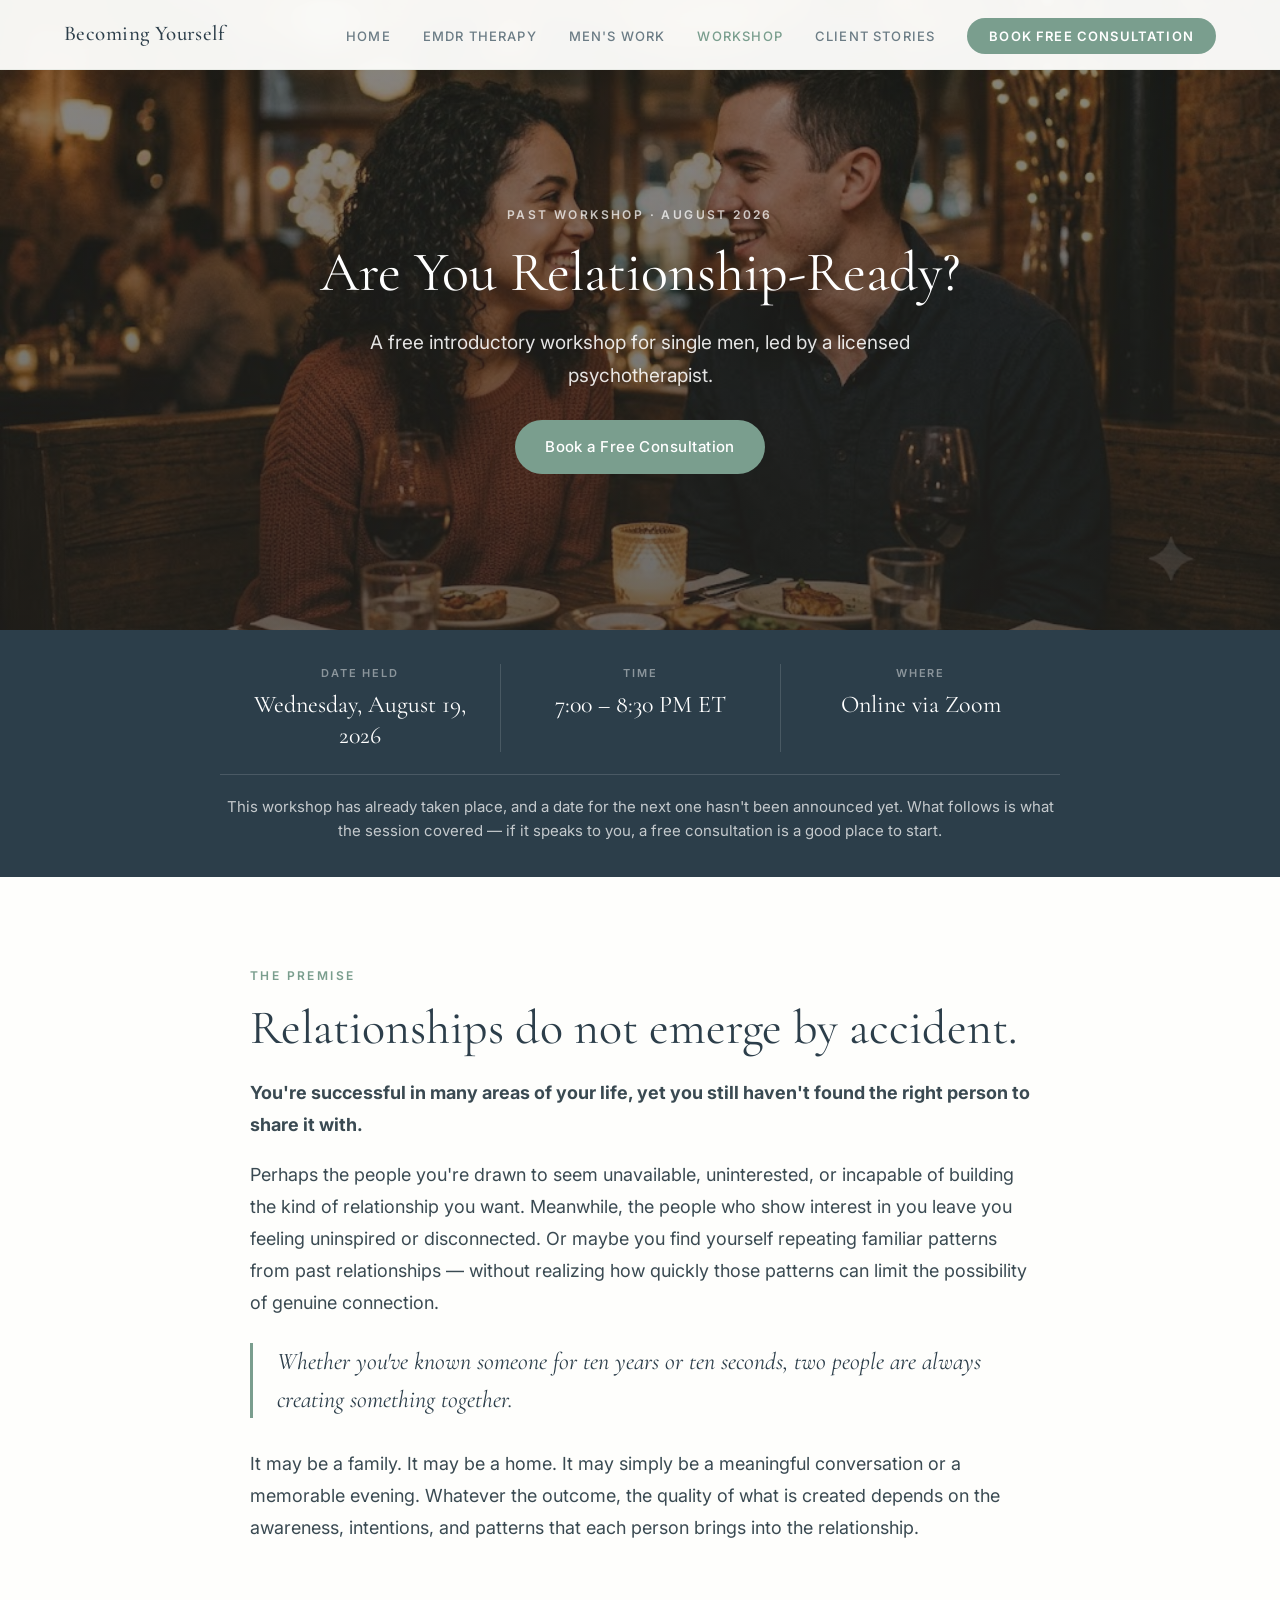
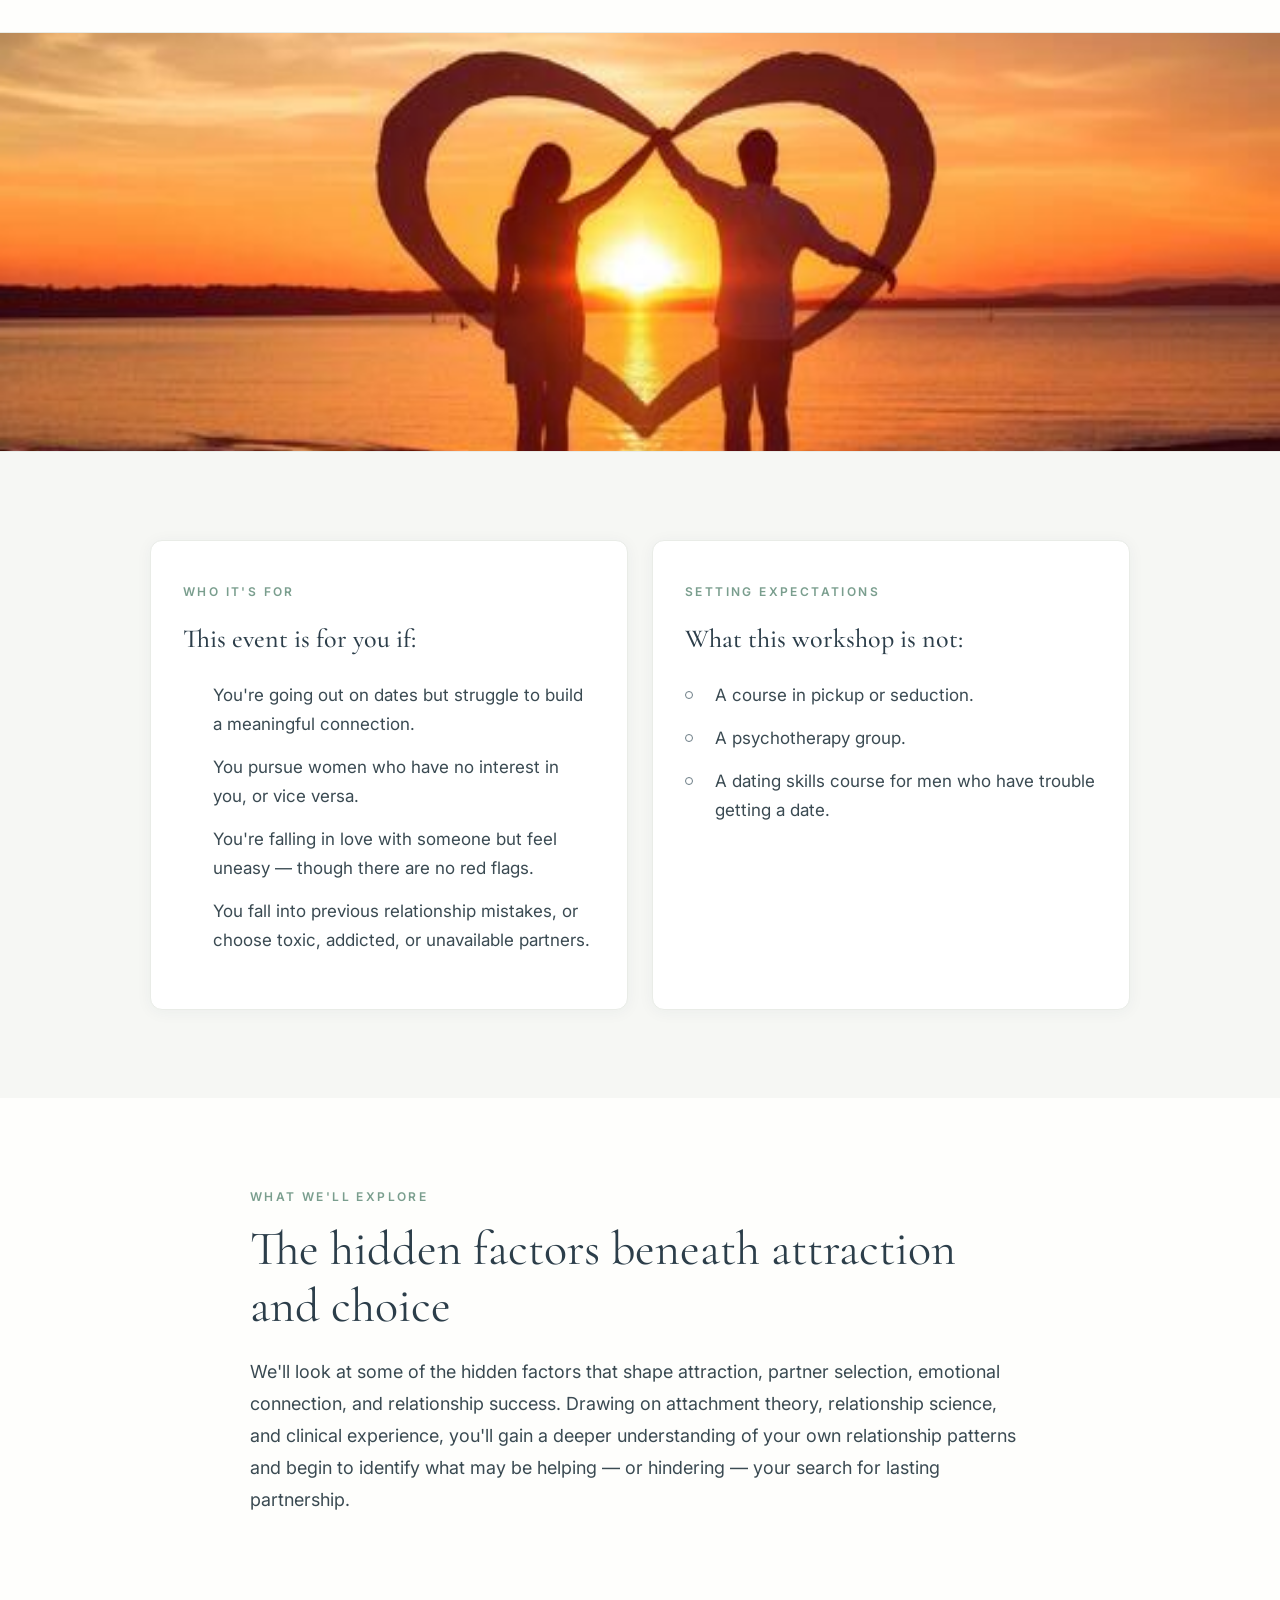
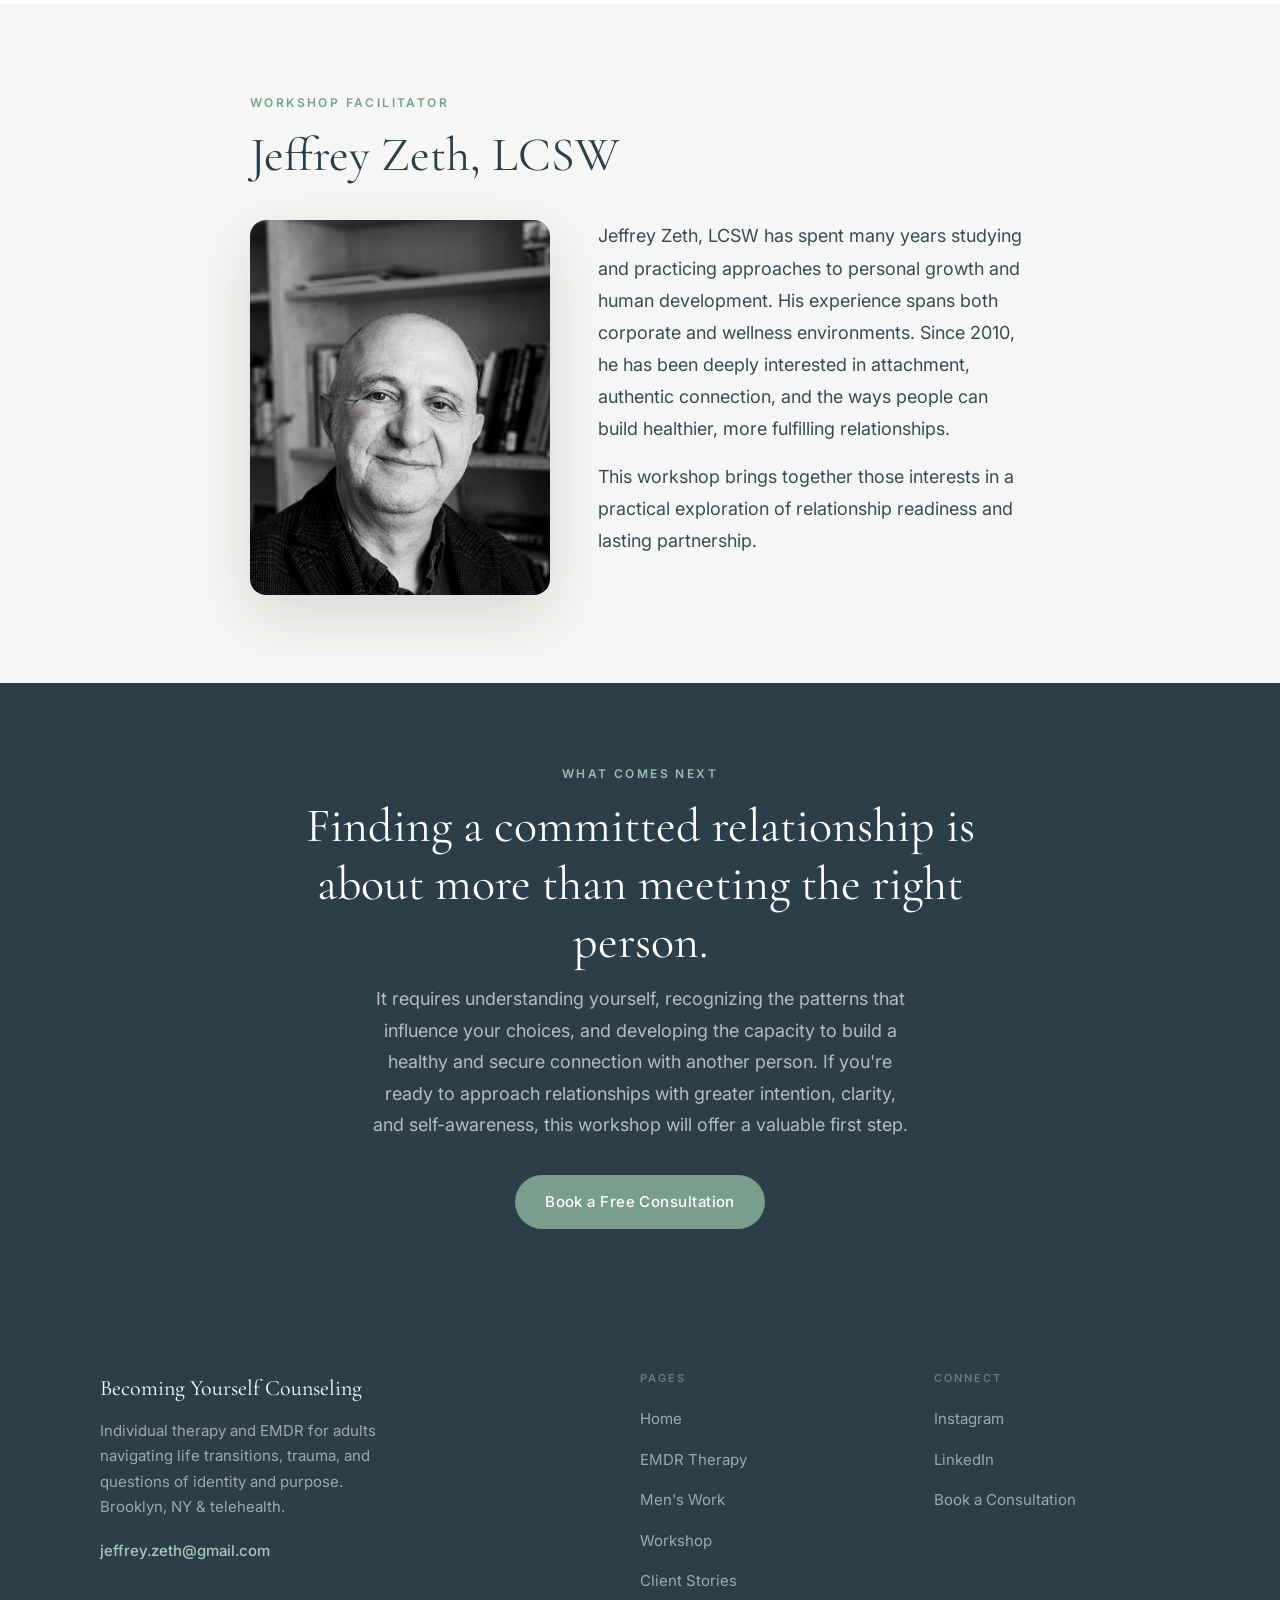
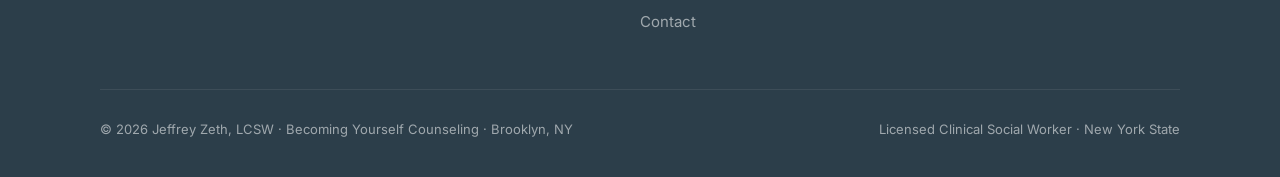
<file: workshop.html>
<!DOCTYPE html>
<html lang="en">
<head>
<meta charset="UTF-8">
<meta name="viewport" content="width=device-width, initial-scale=1.0">

<title>Are You Relationship-Ready? — Past Workshop for Single Men | Jeffrey Zeth, LCSW</title>
<meta name="description" content="A free 90-minute online workshop for single men, led by Jeffrey Zeth, LCSW, on attachment, partner selection, and the patterns shaping your relationships. This session has already taken place; a new date has not been announced.">
<meta name="keywords" content="relationship workshop for men, attachment style workshop, dating patterns men, free relationship workshop NYC, men's relationship counseling Brooklyn">
<meta name="author" content="Jeffrey Zeth, LCSW">
<meta name="robots" content="index, follow">
<link rel="canonical" href="https://becomingyourself.nyc/workshop.html">

<meta property="og:type" content="website">
<meta property="og:url" content="https://becomingyourself.nyc/workshop.html">
<meta property="og:title" content="Are You Relationship-Ready? — Past Workshop for Single Men">
<meta property="og:description" content="A free 90-minute online workshop led by Jeffrey Zeth, LCSW. This session has already taken place; a new date has not been announced.">
<meta property="og:image" content="https://becomingyourself.nyc/jeffrey-hero.jpg">

<meta name="twitter:card" content="summary_large_image">
<meta name="twitter:title" content="Are You Relationship-Ready? — Past Workshop for Single Men">
<meta name="twitter:description" content="A free 90-minute online workshop led by Jeffrey Zeth, LCSW. This session has already taken place; a new date has not been announced.">
<meta name="twitter:image" content="https://becomingyourself.nyc/jeffrey-hero.jpg">

<script type="application/ld+json">
{
  "@context": "https://schema.org",
  "@type": "Event",
  "name": "Are You Relationship-Ready?",
  "description": "A free introductory workshop for single men exploring attachment, partner selection, emotional connection, and the patterns that shape relationship success.",
  "startDate": "2026-08-19T19:00:00-04:00",
  "endDate": "2026-08-19T20:30:00-04:00",
  "eventAttendanceMode": "https://schema.org/OnlineEventAttendanceMode",
  "eventStatus": "https://schema.org/EventScheduled",
  "location": {
    "@type": "VirtualLocation",
    "url": "https://becomingyourself.nyc/workshop.html"
  },
  "image": "https://becomingyourself.nyc/jeffrey-hero.jpg",
  "organizer": {
    "@type": "Person",
    "name": "Jeffrey Zeth",
    "jobTitle": "Licensed Clinical Social Worker",
    "url": "https://becomingyourself.nyc"
  },
  "performer": {
    "@type": "Person",
    "name": "Jeffrey Zeth"
  },
  "offers": {
    "@type": "Offer",
    "price": "0",
    "priceCurrency": "USD",
    "availability": "https://schema.org/SoldOut",
    "url": "https://becomingyourself.nyc/workshop.html",
    "validFrom": "2026-08-12T00:00:00-04:00",
    "validThrough": "2026-08-19T19:00:00-04:00"
  }
}
</script>

<link rel="icon" type="image/x-icon" href="favicon.ico">
<link rel="icon" type="image/png" sizes="32x32" href="favicon-32.png">
<link rel="icon" type="image/png" sizes="16x16" href="favicon-16.png">
<link rel="apple-touch-icon" sizes="180x180" href="favicon-180.png">
<link rel="icon" type="image/png" sizes="192x192" href="favicon-192.png">

<link rel="preconnect" href="https://fonts.googleapis.com">
<link href="https://fonts.googleapis.com/css2?family=Cormorant+Garamond:ital,wght@0,400;0,500;1,400&family=Inter:wght@300;400;500;600&display=swap" rel="stylesheet">
<link rel="stylesheet" href="styles.css">

<style>
  .event-bar{
    background:var(--slate);
    padding:34px 5%;
    text-align:center;
  }
  .event-bar-inner{
    max-width:840px;margin:0 auto;
    display:grid;grid-template-columns:repeat(3,1fr);
  }
  .event-item + .event-item{
    border-left:1px solid rgba(255,255,255,0.14);
  }
  .event-item{text-align:center;padding:0 20px}
  .event-item .k{
    font-size:11px;letter-spacing:0.18em;text-transform:uppercase;
    color:rgba(255,255,255,0.45);font-weight:600;margin-bottom:6px;
  }
  .event-passed{
    max-width:840px;margin:22px auto 0;padding-top:20px;
    border-top:1px solid rgba(255,255,255,0.14);
    color:rgba(255,255,255,0.72);font-size:15px;line-height:1.6;
  }
  .event-item .v{
    font-family:'Cormorant Garamond',serif;
    font-size:24px;color:#fff;line-height:1.3;
  }
  .checklist{list-style:none;padding:0;margin:0}
  .checklist li{
    position:relative;padding-left:30px;margin-bottom:14px;
    font-size:17px;line-height:1.7;color:var(--ink);
  }
  .checklist li:before{
    content:'';position:absolute;left:0;top:11px;
    width:9px;height:9px;border-radius:50%;
    background:var(--sage-deco);
  }
  .notlist li:before{
    background:none;border:1.5px solid var(--stone);
    width:8px;height:8px;top:10px;
  }
  .facilitator{display:grid;grid-template-columns:300px 1fr;gap:48px;align-items:start}
  .measure{max-width:780px;margin:0 auto}
  .photo-band{
    width:100%;height:420px;overflow:hidden;
    border-top:1px solid var(--mist);
    border-bottom:1px solid var(--mist);
  }
  .photo-band img{
    width:100%;height:100%;
    object-fit:cover;object-position:center 50%;
    display:block;
  }
  .photo-hero{
    position:relative;
    min-height:70vh;
    display:flex;align-items:center;justify-content:center;
    background:url('1st_date.jpg') center 45%/cover no-repeat;
    background-color:var(--slate);
    padding:120px 5% 72px;
  }
  .photo-hero:before{
    content:'';position:absolute;inset:0;
    background:linear-gradient(180deg,rgba(42,38,34,0.55) 0%,rgba(42,38,34,0.68) 100%);
  }
  .photo-hero .inner{position:relative;z-index:1;text-align:center}
  .photo-hero .s-label{color:rgba(255,255,255,0.72)}
  .photo-hero h1{color:#fff}
  .photo-hero p{
    color:rgba(255,255,255,0.88);font-size:19px;
    max-width:560px;margin:0 auto 28px;
  }
  .facilitator img{
    width:100%;aspect-ratio:4/5;object-fit:cover;object-position:center 15%;
    border-radius:16px;display:block;
    box-shadow:0 20px 60px rgba(42,38,34,0.15);
  }
  @media(max-width:800px){
    .photo-band{
    width:100%;height:420px;overflow:hidden;
    border-top:1px solid var(--mist);
    border-bottom:1px solid var(--mist);
  }
  .photo-band img{
    width:100%;height:100%;
    object-fit:cover;object-position:center 50%;
    display:block;
  }
  .photo-hero{min-height:0;padding:108px 6% 56px}
    .event-bar-inner{grid-template-columns:1fr;gap:0}
    .event-item{padding:16px 0}
    .event-item + .event-item{
      border-left:none;
      border-top:1px solid rgba(255,255,255,0.14);
    }
    .event-item .v{font-size:21px}
    .facilitator{grid-template-columns:1fr;gap:28px}
    .facilitator img{max-width:260px;margin:0 auto}
  }
</style>
</head>

<body>

<nav role="navigation" aria-label="Main navigation">
  <a class="nav-logo" href="index.html" aria-label="Becoming Yourself Counseling — Home">Becoming Yourself</a>
  <ul class="nav-menu" role="menubar">
    <li role="none"><a href="index.html" role="menuitem">Home</a></li>
    <li role="none"><a href="emdr.html" role="menuitem">EMDR Therapy</a></li>
    <li role="none"><a href="mens-work.html" role="menuitem">Men's Work</a></li>
    <li role="none"><a href="workshop.html" role="menuitem" class="active">Workshop</a></li>
    <li role="none"><a href="testimonials.html" role="menuitem">Client Stories</a></li>
    <li role="none"><a href="https://jeffrey-zeth.clientsecure.me" target="_blank" rel="noopener" class="nav-book" role="menuitem">Book Free Consultation</a></li>
  </ul>
  <button class="hamburger" id="hbg" onclick="toggleMenu()" aria-label="Open menu" aria-expanded="false">
    <span></span><span></span><span></span>
  </button>
</nav>

<div class="mobile-menu" id="mob" role="navigation" aria-label="Mobile navigation">
  <a href="index.html">Home</a>
  <a href="emdr.html">EMDR Therapy</a>
  <a href="mens-work.html">Men's Work</a>
  <a href="workshop.html">Workshop</a>
  <a href="testimonials.html">Client Stories</a>
  <a href="https://jeffrey-zeth.clientsecure.me" target="_blank" rel="noopener" class="m-book">Book Free Consultation</a>
</div>

<!-- HERO -->
<div class="photo-hero">
  <div class="inner">
    <span class="s-label">Past Workshop · August 2026</span>
    <h1 class="s-h2" style="font-size:clamp(34px,5vw,56px);color:#fff">Are You Relationship-Ready?</h1>
    <p>A free introductory workshop for single men, led by a licensed psychotherapist.</p>
    <a href="https://jeffrey-zeth.clientsecure.me" target="_blank" rel="noopener" class="btn btn-sage">Book a Free Consultation</a>
  </div>
</div>

<!-- EVENT DETAILS -->
<div class="event-bar">
  <div class="event-bar-inner">
    <div class="event-item">
      <div class="k">Date Held</div>
      <div class="v">Wednesday, August 19, 2026</div>
    </div>
    <div class="event-item">
      <div class="k">Time</div>
      <div class="v">7:00 – 8:30 PM ET</div>
    </div>
    <div class="event-item">
      <div class="k">Where</div>
      <div class="v">Online via Zoom</div>
    </div>
  </div>
  <p class="event-passed">This workshop has already taken place, and a date for the next one hasn't been announced yet. What follows is what the session covered — if it speaks to you, a free consultation is a good place to start.</p>
</div>

<!-- OPENING -->
<section class="section" style="background:var(--cream)">
  <div class="inner">
    <div class="reveal measure">
      <span class="s-label">The Premise</span>
      <h2 class="s-h2">Relationships do not emerge by accident.</h2>
      <p class="s-body" style="margin-bottom:18px"><strong>You're successful in many areas of your life, yet you still haven't found the right person to share it with.</strong></p>
      <p class="s-body" style="margin-bottom:18px">Perhaps the people you're drawn to seem unavailable, uninterested, or incapable of building the kind of relationship you want. Meanwhile, the people who show interest in you leave you feeling uninspired or disconnected. Or maybe you find yourself repeating familiar patterns from past relationships — without realizing how quickly those patterns can limit the possibility of genuine connection.</p>
      <div class="pull-quote">Whether you've known someone for ten years or ten seconds, two people are always creating something together.</div>
      <p class="s-body">It may be a family. It may be a home. It may simply be a meaningful conversation or a memorable evening. Whatever the outcome, the quality of what is created depends on the awareness, intentions, and patterns that each person brings into the relationship.</p>
    </div>
  </div>
</section>

<!-- PHOTO BAND -->
<div class="photo-band">
  <img src="couple_sunset.jpg" alt="A couple at sunset">
</div>

<!-- FIT / NOT FIT -->
<section class="section" style="background:var(--warm)">
  <div class="inner">
    <div class="cards-2 measure" style="max-width:980px">
      <div class="card reveal">
        <span class="s-label">Who It's For</span>
        <h2 class="card-title" style="font-size:26px;margin-bottom:20px">This event is for you if:</h2>
        <ul class="checklist">
          <li>You're going out on dates but struggle to build a meaningful connection.</li>
          <li>You pursue women who have no interest in you, or vice versa.</li>
          <li>You're falling in love with someone but feel uneasy — though there are no red flags.</li>
          <li>You fall into previous relationship mistakes, or choose toxic, addicted, or unavailable partners.</li>
        </ul>
      </div>
      <div class="card reveal">
        <span class="s-label">Setting Expectations</span>
        <h2 class="card-title" style="font-size:26px;margin-bottom:20px">What this workshop is not:</h2>
        <ul class="checklist notlist">
          <li>A course in pickup or seduction.</li>
          <li>A psychotherapy group.</li>
          <li>A dating skills course for men who have trouble getting a date.</li>
        </ul>
      </div>
    </div>
  </div>
</section>

<!-- WHAT WE'LL EXPLORE -->
<section class="section" style="background:var(--cream)">
  <div class="inner">
    <div class="reveal measure">
      <span class="s-label">What We'll Explore</span>
      <h2 class="s-h2">The hidden factors beneath attraction and choice</h2>
      <p class="s-body">We'll look at some of the hidden factors that shape attraction, partner selection, emotional connection, and relationship success. Drawing on attachment theory, relationship science, and clinical experience, you'll gain a deeper understanding of your own relationship patterns and begin to identify what may be helping — or hindering — your search for lasting partnership.</p>
    </div>
  </div>
</section>

<!-- FACILITATOR -->
<section class="section" style="background:var(--warm)">
  <div class="inner">
    <div class="reveal measure" style="margin-bottom:36px">
      <span class="s-label">Workshop Facilitator</span>
      <h2 class="s-h2">Jeffrey Zeth, LCSW</h2>
    </div>
    <div class="facilitator reveal measure">
      <img src="jeffrey-hero.jpg" alt="Jeffrey Zeth, LCSW, workshop facilitator and licensed clinical social worker in Brooklyn, New York">
      <div>
        <p class="s-body" style="margin-bottom:16px">Jeffrey Zeth, LCSW has spent many years studying and practicing approaches to personal growth and human development. His experience spans both corporate and wellness environments. Since 2010, he has been deeply interested in attachment, authentic connection, and the ways people can build healthier, more fulfilling relationships.</p>
        <p class="s-body">This workshop brings together those interests in a practical exploration of relationship readiness and lasting partnership.</p>
      </div>
    </div>
  </div>
</section>

<!-- CTA -->
<div class="cta-band" id="register">
  <div class="inner reveal">
    <span class="s-label">What Comes Next</span>
    <h2 class="s-h2" style="max-width:780px;margin-left:auto;margin-right:auto">Finding a committed relationship is about more than meeting the right person.</h2>
    <p>It requires understanding yourself, recognizing the patterns that influence your choices, and developing the capacity to build a healthy and secure connection with another person. If you're ready to approach relationships with greater intention, clarity, and self-awareness, this workshop will offer a valuable first step.</p>
    <a href="https://jeffrey-zeth.clientsecure.me" target="_blank" rel="noopener" class="btn btn-sage">Book a Free Consultation</a>
  </div>
</div>

<footer role="contentinfo">
  <div class="footer-grid">
    <div>
      <div class="footer-brand">Becoming Yourself Counseling</div>
      <p class="footer-desc">Individual therapy and EMDR for adults navigating life transitions, trauma, and questions of identity and purpose. Brooklyn, NY &amp; telehealth.</p>
      <a href="mailto:jeffrey.zeth@gmail.com" class="footer-email">jeffrey.zeth@gmail.com</a>
    </div>
    <div class="footer-col">
      <h4>Pages</h4>
      <ul>
        <li><a href="index.html">Home</a></li>
        <li><a href="emdr.html">EMDR Therapy</a></li>
        <li><a href="mens-work.html">Men's Work</a></li>
        <li><a href="workshop.html">Workshop</a></li>
        <li><a href="testimonials.html">Client Stories</a></li>
        <li><a href="https://jeffrey-zeth.clientsecure.me" target="_blank" rel="noopener">Contact</a></li>
      </ul>
    </div>
    <div class="footer-col">
      <h4>Connect</h4>
      <ul>
        <li><a href="https://www.instagram.com/jeffreyz_therapy" target="_blank" rel="noopener">Instagram</a></li>
        <li><a href="https://www.linkedin.com/in/jeffrey-zeth-a5503a2b" target="_blank" rel="noopener">LinkedIn</a></li>
        <li><a href="https://jeffrey-zeth.clientsecure.me" target="_blank" rel="noopener">Book a Consultation</a></li>
      </ul>
    </div>
  </div>
  <div class="footer-bottom">
    <span>© 2026 Jeffrey Zeth, LCSW · Becoming Yourself Counseling · Brooklyn, NY</span>
    <span>Licensed Clinical Social Worker · New York State</span>
  </div>
</footer>

<script src="site.js"></script>
</body>
</html>
</file>
<file: styles.css>
*,*::before,*::after{box-sizing:border-box;margin:0;padding:0}
html,body{overflow-x:hidden;max-width:100%;scroll-behavior:smooth}

:root{
  --slate:    #2C3E4A;
  --ink:      #3A4A52;
  --stone:    #6B7C85;
  --cream:    #FEFEFC;
  --warm:     #F6F7F4;
  --mist:     #E9ECE7;
  --sage:     #7A9E8E;
  --sage-lt:  #EEF4F1;
  --gold:     #B8936A;
  --gold-lt:  #F5EDE3;
}

body{font-family:'Inter',sans-serif;font-size:18px;line-height:1.75;color:var(--ink);background:var(--cream)}

/* ══ NAV ════════════════════════════════════════════ */
nav{
  position:fixed;top:0;left:0;right:0;z-index:999;
  background:rgba(254,254,252,0.96);backdrop-filter:blur(12px);
  border-bottom:1px solid var(--mist);
  height:70px;padding:0 5%;
  display:flex;align-items:center;justify-content:space-between;
}
.nav-logo{
  font-family:'Cormorant Garamond',serif;font-size:21px;font-weight:500;
  color:var(--slate);text-decoration:none;letter-spacing:0.02em;white-space:nowrap;
}
.nav-menu{display:flex;align-items:center;gap:32px;list-style:none}
.nav-menu a{
  font-size:13px;font-weight:500;letter-spacing:0.09em;text-transform:uppercase;
  color:var(--stone);text-decoration:none;transition:color 0.2s;white-space:nowrap;
}
.nav-menu a:hover,.nav-menu a.active{color:var(--sage)}
.nav-book{
  background:var(--sage)!important;color:#fff!important;
  padding:10px 22px;border-radius:30px;font-weight:600!important;
  transition:background 0.2s!important;
}
.nav-book:hover{background:#5f8a79!important}

.hamburger{
  display:none;flex-direction:column;gap:5px;cursor:pointer;
  background:none;border:none;padding:8px;
}
.hamburger span{display:block;width:24px;height:2px;background:var(--slate);border-radius:2px;transition:all 0.3s}
.hamburger.open span:nth-child(1){transform:translateY(7px) rotate(45deg)}
.hamburger.open span:nth-child(2){opacity:0}
.hamburger.open span:nth-child(3){transform:translateY(-7px) rotate(-45deg)}

.mobile-menu{
  display:none;position:fixed;top:70px;left:0;right:0;
  background:var(--cream);border-bottom:1px solid var(--mist);
  padding:20px 6% 28px;z-index:998;flex-direction:column;
}
.mobile-menu.open{display:flex}
.mobile-menu a{
  font-size:16px;letter-spacing:0.06em;text-transform:uppercase;font-weight:500;
  color:var(--ink);text-decoration:none;
  padding:15px 0;border-bottom:1px solid var(--mist);display:block;transition:color 0.2s;
}
.mobile-menu a:last-child{border-bottom:none}
.mobile-menu a:hover{color:var(--sage)}
.mobile-menu .m-book{
  margin-top:18px;background:var(--sage);color:#fff!important;
  text-align:center;padding:15px;border-radius:30px;font-weight:600;border:none;
}

/* ══ HERO ═══════════════════════════════════════════ */
.hero{
  position:relative;height:100vh;min-height:580px;
  display:flex;align-items:center;justify-content:center;
  background:var(--slate);overflow:hidden;
}
.hero-photo-wrap{position:absolute;inset:0;z-index:0;overflow:hidden;background:var(--slate)}
.hero-gradient{
  position:absolute;inset:0;
  background:
    radial-gradient(ellipse at 25% 20%, rgba(122,158,142,0.28) 0%, transparent 55%),
    radial-gradient(ellipse at 80% 75%, rgba(184,147,106,0.18) 0%, transparent 55%),
    linear-gradient(160deg, #354b59 0%, #2C3E4A 45%, #223440 100%);
}
.hero-overlay{
  position:absolute;inset:0;z-index:1;
  background:linear-gradient(180deg,rgba(44,62,74,0.10) 0%,rgba(44,62,74,0.28) 100%);
}
.hero-content{
  position:relative;z-index:2;text-align:center;
  padding:0 24px;max-width:840px;width:100%;
}
.hero-eyebrow{
  font-size:13px;letter-spacing:0.22em;text-transform:uppercase;
  color:rgba(255,255,255,0.75);margin-bottom:20px;font-weight:400;
}
.hero-h1{
  font-family:'Cormorant Garamond',serif;
  font-size:clamp(40px,7vw,80px);font-weight:400;line-height:1.1;
  color:#fff;margin-bottom:24px;
}
.hero-h1 em{font-style:italic;color:#A8CABB}
.hero-sub{
  font-size:19px;font-weight:300;color:rgba(255,255,255,0.8);
  line-height:1.7;max-width:560px;margin:0 auto 40px;
}
.hero-btns{display:flex;gap:14px;justify-content:center;flex-wrap:wrap}
.hero-video-hint{
  display:inline-flex;align-items:center;gap:8px;
  margin-top:32px;font-size:14px;letter-spacing:0.04em;
  color:rgba(255,255,255,0.75);text-decoration:none;
  transition:color 0.2s;
}
.hero-video-hint:hover{color:#fff}

/* ══ BUTTONS ════════════════════════════════════════ */
.btn{
  display:inline-block;padding:14px 30px;font-size:15px;font-weight:500;
  letter-spacing:0.03em;text-decoration:none;border-radius:30px;
  transition:all 0.22s;cursor:pointer;border:none;font-family:'Inter',sans-serif;
}
.btn-sage{background:var(--sage);color:#fff}
.btn-sage:hover{background:#5f8a79}
.btn-outline-white{background:transparent;color:#fff;border:1.5px solid rgba(255,255,255,0.55)}
.btn-outline-white:hover{border-color:#fff;background:rgba(255,255,255,0.12)}
.btn-dark{background:var(--slate);color:#fff}
.btn-dark:hover{background:#3d5463}
.btn-gold{background:var(--gold);color:#fff}
.btn-gold:hover{background:#a07a55}
.btn-outline-sage{background:transparent;color:var(--sage);border:1.5px solid var(--sage)}
.btn-outline-sage:hover{background:var(--sage);color:#fff}

/* ══ SECTIONS ═══════════════════════════════════════ */
.section{padding:88px 5%}
.inner{max-width:1080px;margin:0 auto;width:100%}
.s-label{font-size:12px;letter-spacing:0.2em;text-transform:uppercase;color:var(--sage);font-weight:600;margin-bottom:14px;display:block}
.s-h2{
  font-family:'Cormorant Garamond',serif;
  font-size:clamp(30px,4vw,48px);font-weight:400;line-height:1.2;
  color:var(--slate);margin-bottom:20px;
}
.s-body{font-size:18px;line-height:1.78;color:var(--ink)}

/* ══ STATS ══════════════════════════════════════════ */
.stats-bar{background:var(--warm);border-top:1px solid var(--mist);border-bottom:1px solid var(--mist);padding:52px 5%}
.stats-grid{max-width:1080px;margin:0 auto;display:grid;grid-template-columns:repeat(3,1fr);gap:24px;text-align:center}
.stat-n{font-family:'Cormorant Garamond',serif;font-size:52px;font-weight:300;color:var(--sage);line-height:1;margin-bottom:6px}
.stat-l{font-size:13px;letter-spacing:0.07em;color:var(--stone);text-transform:uppercase;font-weight:500}

/* ══ GRIDS ══════════════════════════════════════════ */
.two-col{display:grid;grid-template-columns:1fr 1fr;gap:72px;align-items:center}
.two-col-top{align-items:start}
.cards-3{display:grid;grid-template-columns:repeat(3,1fr);gap:24px;margin-top:48px}
.cards-2{display:grid;grid-template-columns:1fr 1fr;gap:24px}
.cards-4{display:grid;grid-template-columns:repeat(2,1fr);gap:20px;margin-top:44px}
.cards-6{display:grid;grid-template-columns:repeat(3,1fr);gap:20px;margin-top:44px}

/* ══ CARDS ══════════════════════════════════════════ */
.card{
  background:#fff;padding:40px 32px;border-radius:12px;
  border:1px solid var(--mist);
  box-shadow:0 2px 16px rgba(44,62,74,0.05);
  transition:box-shadow 0.2s;
}
.card:hover{box-shadow:0 6px 32px rgba(44,62,74,0.1)}
.card-num{font-family:'Cormorant Garamond',serif;font-size:56px;font-weight:300;color:var(--mist);line-height:1;margin-bottom:8px}
.card-title{font-family:'Cormorant Garamond',serif;font-size:25px;font-weight:500;color:var(--slate);margin-bottom:12px}
.card-body{font-size:16px;line-height:1.72;color:var(--stone)}

/* ══ PULL QUOTE ═════════════════════════════════════ */
.pull-quote{
  font-family:'Cormorant Garamond',serif;font-size:24px;font-weight:400;
  font-style:italic;line-height:1.55;color:var(--slate);
  border-left:3px solid var(--sage);padding-left:24px;
  margin:24px 0 30px;
}

/* ══ HEADSHOT ═══════════════════════════════════════ */
.headshot-frame{position:relative;display:block;max-width:380px;margin:0 auto}
.headshot-frame img{
  width:100%;
  aspect-ratio:2/3;
  object-fit:cover;
  object-position:center 18%;
  border-radius:16px;display:block;
  box-shadow:0 20px 60px rgba(44,62,74,0.15);
}
.headshot-tag{
  position:absolute;bottom:-16px;left:-16px;
  background:#fff;color:var(--slate);
  padding:14px 20px;border-radius:10px;
  font-size:14px;font-weight:600;line-height:1.45;
  box-shadow:0 4px 20px rgba(44,62,74,0.12);
  border:1px solid var(--mist);
}
.headshot-tag span{display:block;font-size:12px;font-weight:400;color:var(--sage);letter-spacing:0.05em;margin-top:2px}

/* ══ VIDEO SECTION ══════════════════════════════════ */
.video-section{background:var(--warm);border-top:1px solid var(--mist);border-bottom:1px solid var(--mist);padding:80px 5%}
.video-intro{text-align:center;margin-bottom:44px}

.video-player{
  max-width:860px;
  margin:0 auto;
  position:relative;
  width:100%;
  aspect-ratio:16/9;
  border-radius:14px;
  overflow:hidden;
  box-shadow:0 24px 70px rgba(44,62,74,0.22);
  cursor:pointer;
  background:#000;
}
.video-poster{
  width:100%;
  height:100%;
  object-fit:cover;
  object-position:center 28%;
  display:block;
}
.video-poster-tint{
  position:absolute;
  inset:0;
  background:linear-gradient(180deg,rgba(44,62,74,0.15) 0%,rgba(44,62,74,0.35) 100%);
  transition:background 0.25s;
}
.video-player:hover .video-poster-tint{
  background:linear-gradient(180deg,rgba(44,62,74,0.1) 0%,rgba(44,62,74,0.25) 100%);
}
.video-play-btn{
  position:absolute;
  top:50%;
  left:50%;
  transform:translate(-50%,-50%);
  width:76px;
  height:76px;
  border-radius:50%;
  background:rgba(255,255,255,0.95);
  border:none;
  cursor:pointer;
  display:flex;
  align-items:center;
  justify-content:center;
  color:var(--slate);
  box-shadow:0 8px 28px rgba(0,0,0,0.25);
  transition:transform 0.22s, background 0.22s;
}
.video-play-btn svg{margin-left:4px}
.video-player:hover .video-play-btn{
  transform:translate(-50%,-50%) scale(1.08);
  background:#fff;
}
.video-player iframe{
  width:100%;
  height:100%;
  border:none;
  display:block;
}

/* ══ PAGE HEROES ════════════════════════════════════ */
.page-hero{padding:128px 5% 72px;text-align:center;background:var(--cream)}
.page-hero-sage{background:var(--warm);border-bottom:1px solid var(--mist)}
.page-hero-sage .s-h2{color:var(--slate)}
.page-hero-sage p{color:var(--stone);font-size:19px;max-width:560px;margin:0 auto 28px}

/* ══ BADGE PILLS ════════════════════════════════════ */
.badges{display:flex;gap:10px;flex-wrap:wrap;margin-top:24px}
.badge{background:var(--sage-lt);border:1px solid #cce0d6;padding:8px 16px;border-radius:30px;font-size:13px;font-weight:500;color:var(--sage)}

/* ══ CTA BAND ═══════════════════════════════════════ */
.cta-band{background:var(--slate);text-align:center;padding:80px 5%}
.cta-band .s-h2{color:#fff;margin-bottom:12px}
.cta-band .s-label{color:rgba(168,202,187,0.9)}
.cta-band p{font-size:18px;color:rgba(255,255,255,0.65);margin-bottom:34px;max-width:540px;margin-left:auto;margin-right:auto}
.cta-btns{display:flex;gap:14px;justify-content:center;flex-wrap:wrap}

/* ══ BUBER ══════════════════════════════════════════ */
.buber{background:var(--warm);text-align:center;padding:72px 5%;border-top:1px solid var(--mist);border-bottom:1px solid var(--mist)}
.buber blockquote{
  font-family:'Cormorant Garamond',serif;
  font-size:clamp(24px,3.2vw,38px);font-weight:300;font-style:italic;
  color:var(--slate);max-width:600px;margin:0 auto 16px;line-height:1.45;
}
.buber cite{font-size:13px;letter-spacing:0.12em;color:var(--sage);text-transform:uppercase;font-style:normal;font-weight:600}
.buber p{font-size:17px;color:var(--stone);max-width:480px;margin:16px auto 0;line-height:1.72}

/* ══ THEME ICONS ════════════════════════════════════ */
.theme-icon{
  width:44px;height:44px;border-radius:50%;
  background:var(--sage-lt);border:1px solid #cce0d6;
  display:flex;align-items:center;justify-content:center;
  font-size:20px;margin-bottom:16px;
}

/* ══ FOOTER ═════════════════════════════════════════ */
footer{background:var(--slate);color:rgba(255,255,255,0.55);padding:60px 5% 36px}
.footer-grid{max-width:1080px;margin:0 auto;display:grid;grid-template-columns:2fr 1fr 1fr;gap:48px;padding-bottom:44px;border-bottom:1px solid rgba(255,255,255,0.08)}
.footer-brand{font-family:'Cormorant Garamond',serif;font-size:22px;color:#fff;margin-bottom:10px}
.footer-desc{font-size:15px;line-height:1.7;max-width:300px;margin-bottom:14px}
.footer-email{color:#A8CABB;text-decoration:none;font-size:15px;font-weight:500}
.footer-col h4{font-size:11px;letter-spacing:0.18em;text-transform:uppercase;color:rgba(255,255,255,0.3);margin-bottom:14px;font-weight:600}
.footer-col ul{list-style:none}
.footer-col li{margin-bottom:9px}
.footer-col a{font-size:15px;color:rgba(255,255,255,0.55);text-decoration:none;transition:color 0.2s;cursor:pointer}
.footer-col a:hover{color:#fff}
.footer-bottom{max-width:1080px;margin:28px auto 0;font-size:13px;display:flex;justify-content:space-between;flex-wrap:wrap;gap:8px}

/* ══ SCROLL REVEAL ══════════════════════════════════ */
.reveal{opacity:0;transform:translateY(24px);transition:opacity 0.6s ease,transform 0.6s ease}
.reveal.visible{opacity:1;transform:none}

/* ══ MOBILE ═════════════════════════════════════════ */
/* The desktop nav needs ~1100px for the logo plus six items. Below that,
   tighten the spacing first, then fall back to the hamburger — otherwise the
   menu overflows the viewport and the booking button is cut off. */
@media(max-width:1240px){
  .nav-menu{gap:20px}
  .nav-book{padding:10px 16px}
}
@media(max-width:1120px){
  .nav-menu{display:none}
  .hamburger{display:flex}
}

@media(max-width:800px){

  .section{padding:60px 6%}
  .stats-bar,.video-section,.buber{padding:52px 6%}
  .cta-band{padding:64px 6%}
  .page-hero{padding:108px 6% 52px}

  .two-col,.cards-2{grid-template-columns:1fr;gap:36px}
  .cards-3,.cards-4,.cards-6{grid-template-columns:1fr}
  .stats-grid{grid-template-columns:repeat(3,1fr);gap:12px}
  .stat-n{font-size:36px}
  .stat-l{font-size:11px}
  .footer-grid{grid-template-columns:1fr;gap:28px}

  .headshot-frame{max-width:300px}
  .headshot-tag{bottom:-12px;left:-8px;padding:10px 14px}

  .video-play-btn{width:60px;height:60px}

  .hero-h1{font-size:clamp(34px,9vw,52px)}
  .hero-sub{font-size:17px}
  .hero-btns .btn{width:100%;text-align:center}

  .s-h2{font-size:clamp(28px,6vw,38px)}
  .card{padding:28px 24px}
}

/* ══ PORTRAIT FEATURE ══════════════════════════════ */
.portrait-feature{
  max-width:420px;
  margin:0 auto;
  text-align:center;
}
.portrait-feature img{
  width:100%;
  aspect-ratio:1/1;
  object-fit:cover;
  object-position:center 25%;
  border-radius:14px;
  display:block;
  box-shadow:0 18px 50px rgba(44,62,74,0.16);
}
.portrait-feature figcaption{
  margin-top:18px;
  font-size:13px;
  letter-spacing:0.08em;
  text-transform:uppercase;
  color:var(--stone);
  font-weight:500;
}
@media(max-width:800px){
  .portrait-feature{max-width:300px}
}
</file>
